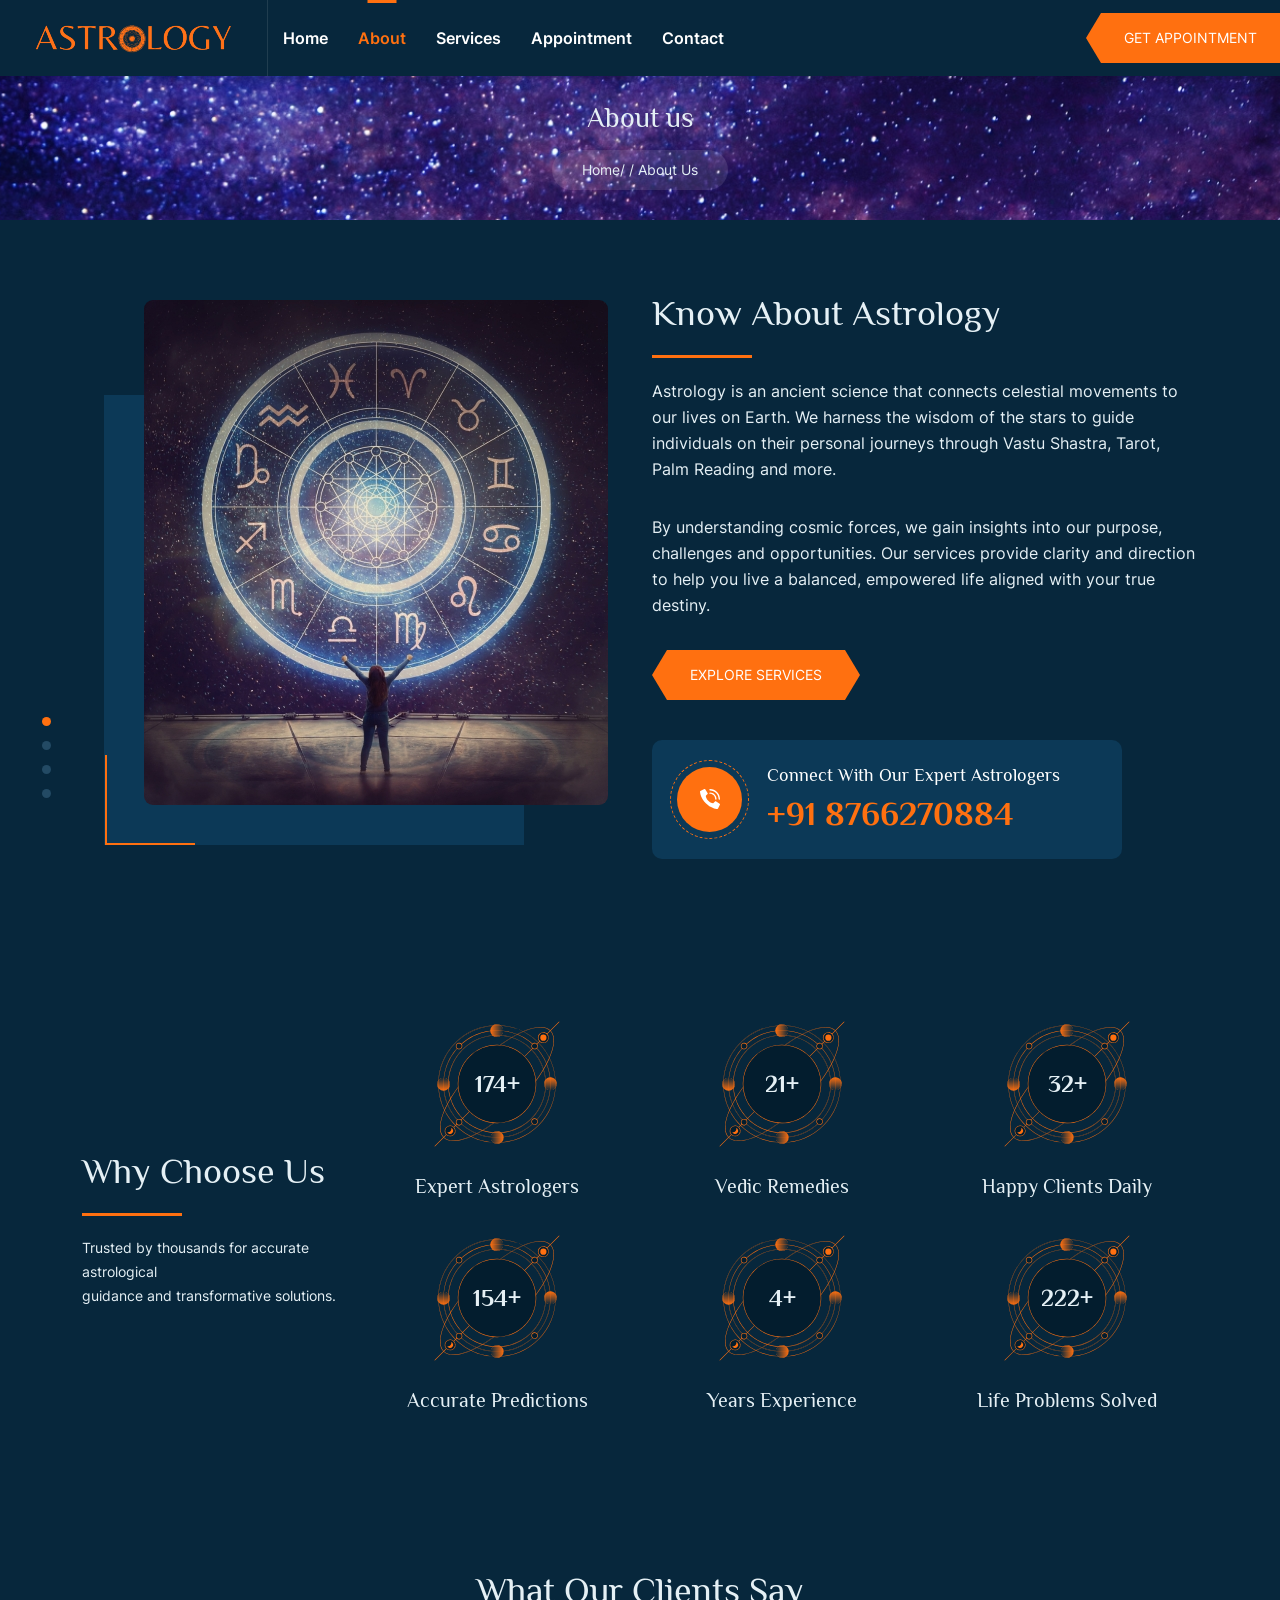
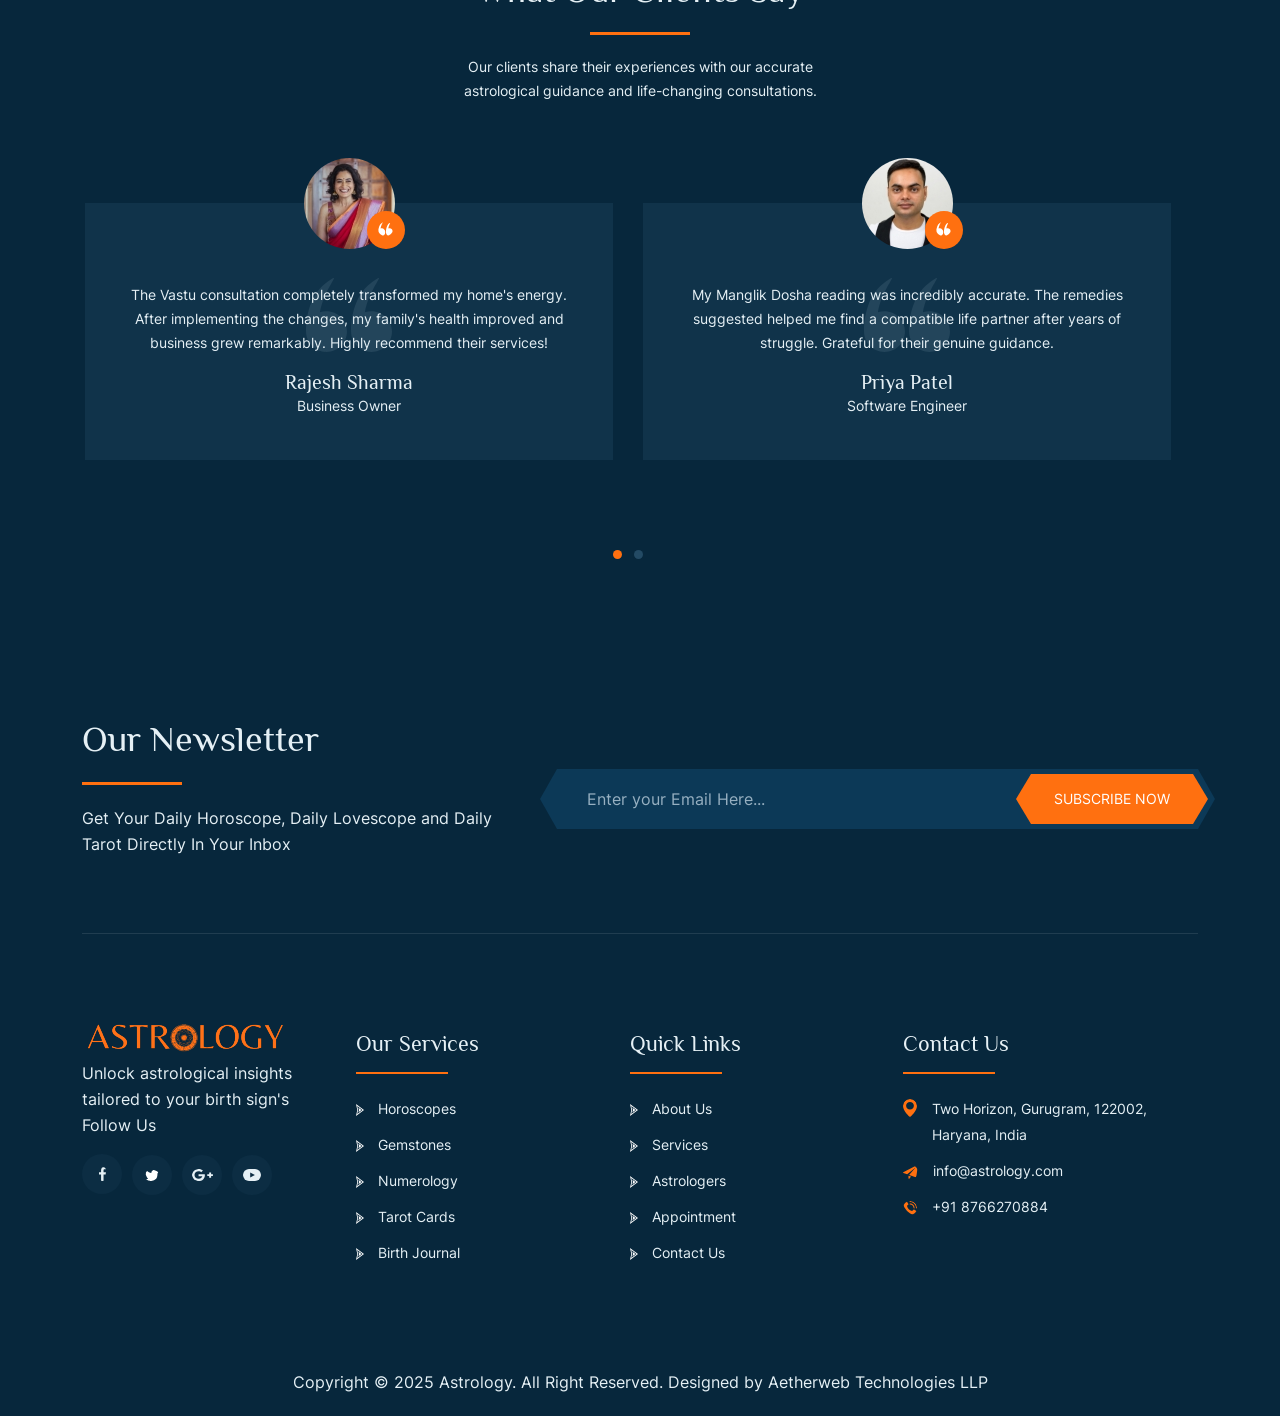
<file: about.html>
<!DOCTYPE html>
<html lang="en">
  <head>
    <title>Astrology</title>
    <meta charset="UTF-8" />
    <meta http-equiv="X-UA-Compatible" content="IE=edge" />
    <meta name="viewport" content="width=device-width, initial-scale=1.0" />

    <!-- stylesheet -->

    <link
      rel="stylesheet"
      type="text/css"
      href="assets/css/bootstrap.min.css"
    />
    <link
      rel="stylesheet"
      type="text/css"
      href="assets/js/plugin/slick/slick.css"
    />
    <link
      rel="stylesheet"
      type="text/css"
      href="assets/js/plugin/airdatepicker/datepicker.min.css"
    />
    <link rel="stylesheet" type="text/css" href="assets/css/fonts.css" />
    <link rel="stylesheet" type="text/css" href="assets/css/style.css" />
    <!-- favicon -->
    <link
      rel="shortcut icon"
      href="assets/images/favicon.png"
      type="image/x-icon"
    />
  </head>
  <body>
    <div class="as_loader">
      <img src="assets/images/loader.png" alt="" class="img-responsive" />
    </div>
    <div class="as_main_wrapper">
      <!-- //////////////////////////
          Hero Section
        ///////////////////////////////-->
        <section class="as_header_wrapper">
          <div class="as_logo">
            <a href="/"><img src="./assets/images/mod/logo.png" alt="Logo"></a>
          </div>
          
          <!-- Desktop menu -->
          <div class="as_menu desktop_menu">
            <ul>
              <li><a href="index.html" >home</a></li>
              <li><a href="about.html" class="active">about</a></li>
              <li><a href="service.html">services</a></li>
              <li><a href="appointment.html">appointment</a></li>
              <li><a href="contact.html">contact</a></li>
            </ul>
          </div>
          
          <!-- Appointment button for desktop -->
          <div class="as_appointment_btn desktop_btn">
            <a href="appointment.html" class="as_btn">Get Appointment</a>
          </div>
          
          <!-- Toggle button for mobile -->
          <div class="as_toggle">
            <img src="assets/images/svg/menu.svg" alt="Menu">
          </div>
          
          <!-- Separate mobile menu wrapper -->
          <div class="as_menu_wrapper">
            <div class="as_menu_close">
              <span>×</span>
            </div>
            
            <!-- Mobile menu -->
            <div class="as_appointment_btn mobile_btn">
        
              <ul style="list-style: none; padding: 0; margin: 0; display: flex; flex-direction: column; align-items: start; gap: 20px;">
                <li><a href="index.html" class="nav-link active" style="text-decoration: none; color: white; font-weight: bold; padding: 8px 12px; border-radius: 4px;">Home</a></li>
                <li><a href="about.html" class="nav-link" style="text-decoration: none; color: white; font-weight: bold; padding: 8px 12px; border-radius: 4px;" class="active>About</a></li>
                <li><a href="service.html" class="nav-link" style="text-decoration: none; color: white; font-weight: bold; padding: 8px 12px; border-radius: 4px;">Services</a></li>
                <li><a href="appointment.html" class="nav-link" style="text-decoration: none; color: white; font-weight: bold; padding: 8px 12px; border-radius: 4px;">Appointment</a></li>
                <li><a href="contact.html" class="nav-link" style="text-decoration: none; color: white; font-weight: bold; padding: 8px 12px; border-radius: 4px;">Contact</a></li>
              </ul>
              <a href="appointment.html" class="as_btn">Get Appointment</a>
            </div>
            
            <div class="as_menu mobile_menu">
              <ul>
                <li><a href="index.html" >home</a></li>
                <li><a href="about.html" class="active">about</a></li>
                <li><a href="service.html">services</a></li>
                <li><a href="appointment.html">appointment</a></li>
                <li><a href="contact.html">contact</a></li>
              </ul>
            </div>
          </div>
          
          <!-- Overlay -->
          <div class="as_body_overlay"></div>
        </section>
      <!-- //////////////////////////
          Breadcrumb Section
        ///////////////////////////////-->
      <section class="as_breadcrum_wrapper">
        <div class="container">
          <div class="row">
            <div class="col-lg-12 text-center">
              <h1>About us</h1>

              <ul class="breadcrumb">
                <li><a href="#">Home</a></li>
                <li>About Us</li>
              </ul>
            </div>
          </div>
        </div>
      </section>

      <!-- //////////////////////////
          About us
        ///////////////////////////////-->

        <section class="as_about_wrapper as_padderTop80 as_padderBottom80">
          <div class="container">
            <div class="row">
              <div class="col-lg-6 col-md-12 col-sm-12 col-12">
                <div class="as_about_slider">
                  <div>
                    <div class="as_aboutimg text-right">
                      <img
                        src="./assets/images/mod/about2.jpg"
                        alt=""
                        class="img-responsive"
                      />
                    </div>
                  </div>
                  <div>
                    <div class="as_aboutimg text-right">
                      <img
                        src="./assets/images/mod/about1.jpg"
                        alt=""
                        class="img-responsive"
                      />
                    </div>
                  </div>
                  <div>
                    <div class="as_aboutimg text-right">
                      <img
                        src="./assets/images/mod/about3.jpg"
                        alt=""
                        class="img-responsive"
                      />
                    </div>
                  </div>
                  <div>
                    <div class="as_aboutimg text-right">
                      <img
                        src="./assets/images/mod/about4.jpg"
                        alt=""
                        class="img-responsive"
                      />
                    </div>
                  </div>
                </div>
              </div>
              <div class="col-lg-6 col-md-12 col-sm-12 col-12">
                <h1 class="as_heading">Know About Astrology</h1>
                <p>
                  Astrology is an ancient science that connects celestial
                  movements to our lives on Earth. We harness the wisdom of the
                  stars to guide individuals on their personal journeys through
                  Vastu Shastra, Tarot, Palm Reading and more.
                </p>
                <p>
                  By understanding cosmic forces, we gain insights into our
                  purpose, challenges and opportunities. Our services provide
                  clarity and direction to help you live a balanced, empowered
                  life aligned with your true destiny.
                </p>
                <a href="javascript:;" class="as_btn">Explore Services</a>
  
                <div class="as_contact_expert">
                  <span class="as_icon">
                    <svg
                      xmlns="http://www.w3.org/2000/svg"
                      xmlns:xlink="http://www.w3.org/1999/xlink"
                      preserveAspectRatio="xMidYMid"
                      width="20"
                      height="20"
                      viewBox="0 0 20 20"
                    >
                      <defs>
                        <style>
                          .cls-1 {
                            fill: #fff;
                            fill-rule: evenodd;
                          }
                        </style>
                      </defs>
                      <path
                        d="M19.797,10.487 C19.668,10.616 19.493,10.689 19.310,10.689 C18.929,10.689 18.620,10.380 18.620,9.999 C18.615,5.241 14.759,1.385 10.000,1.379 C9.619,1.379 9.310,1.070 9.310,0.689 C9.310,0.308 9.619,-0.000 10.000,-0.000 C15.520,0.006 19.993,4.478 19.999,9.999 C19.999,10.183 19.927,10.358 19.797,10.487 ZM15.172,9.999 C15.169,7.144 12.855,4.830 10.000,4.827 C9.619,4.827 9.310,4.518 9.310,4.138 C9.310,3.757 9.619,3.448 10.000,3.448 C13.617,3.452 16.547,6.383 16.551,9.999 C16.551,10.380 16.243,10.689 15.862,10.689 C15.481,10.689 15.172,10.380 15.172,9.999 ZM12.864,14.155 C13.076,14.182 13.288,14.109 13.438,13.957 L14.982,12.413 C15.209,12.186 15.563,12.146 15.835,12.317 L19.655,14.775 C19.955,14.965 20.063,15.350 19.905,15.668 L18.045,19.616 C17.918,19.873 17.645,20.024 17.360,19.995 C15.394,19.789 10.563,18.932 5.815,14.183 C1.067,9.435 0.210,4.604 0.003,2.638 C-0.026,2.352 0.125,2.079 0.382,1.952 L4.331,0.093 C4.649,-0.067 5.036,0.043 5.224,0.344 L7.684,4.164 C7.854,4.436 7.814,4.790 7.586,5.017 L6.042,6.560 C5.890,6.711 5.818,6.924 5.845,7.135 C5.942,7.900 6.373,9.809 8.282,11.718 C10.191,13.627 12.099,14.057 12.864,14.155 Z"
                        class="cls-1"
                      />
                    </svg>
                  </span>
                  <div>
                    <h5 class="as_white">Connect With Our Expert Astrologers</h5>
                    <h1 class="as_orange">+91 8766270884</h1>
                  </div>
                </div>
              </div>
            </div>
          </div>
        </section>

      <!-- //////////////////////////
          why choose us
        ///////////////////////////////-->

      <section class="as_whychoose_wrapper as_padderTop80 as_padderBottom50">
        <div class="container">
          <div class="row as_verticle_center">
            <div class="col-lg-3 col-md-12">
              <h1 class="as_heading">Why Choose Us</h1>
              <p class="as_font14 as_margin0">
                Trusted by thousands for accurate astrological<br />guidance and
                transformative solutions.
              </p>
            </div>
            <div class="col-lg-9 col-md-12">
              <div class="row">
                <div class="col-lg-4 col-md-6 col-sm-6 col-xs-12">
                  <div class="as_whychoose_box text-center">
                    <span class="as_number">
                      <span>
                        <span data-from="0" data-to="512" data-speed="5000"
                          >512</span
                        >+
                      </span>
                      <img src="assets/images/svg/shape.svg" alt="" />
                    </span>
                    <h4>Expert Astrologers</h4>
                  </div>
                </div>
                <div class="col-lg-4 col-md-6 col-sm-6 col-xs-12">
                  <div class="as_whychoose_box text-center">
                    <span class="as_number">
                      <span>
                        <span data-from="0" data-to="62" data-speed="5000"
                          >62</span
                        >+
                      </span>
                      <img src="assets/images/svg/shape.svg" alt="" />
                    </span>
                    <h4>Vedic Remedies</h4>
                  </div>
                </div>
                <div class="col-lg-4 col-md-6 col-sm-6 col-xs-12">
                  <div class="as_whychoose_box text-center">
                    <span class="as_number">
                      <span>
                        <span data-from="0" data-to="94" data-speed="5000"
                          >94</span
                        >+
                      </span>
                      <img src="assets/images/svg/shape.svg" alt="" />
                    </span>
                    <h4>Happy Clients Daily</h4>
                  </div>
                </div>
                <div class="col-lg-4 col-md-6 col-sm-6 col-xs-12">
                  <div class="as_whychoose_box text-center">
                    <span class="as_number">
                      <span>
                        <span data-from="0" data-to="452" data-speed="5000"
                          >452</span
                        >+
                      </span>
                      <img src="assets/images/svg/shape.svg" alt="" />
                    </span>
                    <h4>Accurate Predictions</h4>
                  </div>
                </div>
                <div class="col-lg-4 col-md-6 col-sm-6 col-xs-12">
                  <div class="as_whychoose_box text-center">
                    <span class="as_number">
                      <span>
                        <span data-from="0" data-to="12" data-speed="5000"
                          >12</span
                        >+
                      </span>
                      <img src="assets/images/svg/shape.svg" alt="" />
                    </span>
                    <h4>Years Experience</h4>
                  </div>
                </div>
                <div class="col-lg-4 col-md-6 col-sm-6 col-xs-12">
                  <div class="as_whychoose_box text-center">
                    <span class="as_number">
                      <span>
                        <span data-from="0" data-to="652" data-speed="5000"
                          >652</span
                        >+
                      </span>
                      <img src="assets/images/svg/shape.svg" alt="" />
                    </span>
                    <h4>Life Problems Solved</h4>
                  </div>
                </div>
              </div>
            </div>
          </div>
        </div>
      </section>

      <!-- //////////////////////////
          What our coustmer
        ///////////////////////////////-->

        <section class="as_customer_wrapper as_padderBottom80 as_padderTop80">
          <div class="container">
            <div class="row">
              <div class="col-lg-12 text-center">
                <h1 class="as_heading as_heading_center">What Our Clients Say</h1>
                <p class="as_font14 as_margin0 as_padderBottom50">
                  Our clients share their experiences with our accurate<br />astrological
                  guidance and life-changing consultations.
                </p>
              </div>
  
              <div class="row as_customer_slider">
                <div class="col-lg-6 col-md-6">
                  <div class="as_customer_box text-center">
                    <span class="as_customer_img">
                      <img src="./assets/images/mod/client1.jpg" alt="" />
                      <span
                        ><img src="assets/images/svg/quote1.svg" alt=""
                      /></span>
                    </span>
                    <p class="as_margin0">
                      The Vastu consultation completely transformed my home's
                      energy. After implementing the changes, my family's health
                      improved and business grew remarkably. Highly recommend
                      their services!
                    </p>
                    <h3>Rajesh Sharma</h3>
                    <p class="as_margin0">Business Owner</p>
                  </div>
                </div>
                <div class="col-lg-6 col-md-6">
                  <div class="as_customer_box text-center">
                    <span class="as_customer_img">
                      <img src="./assets/images/mod/client2.jpg" alt="" />
                      <span
                        ><img src="assets/images/svg/quote1.svg" alt=""
                      /></span>
                    </span>
                    <p class="as_margin0">
                      My Manglik Dosha reading was incredibly accurate. The
                      remedies suggested helped me find a compatible life partner
                      after years of struggle. Grateful for their genuine
                      guidance.
                    </p>
                    <h3>Priya Patel</h3>
                    <p class="as_margin0">Software Engineer</p>
                  </div>
                </div>
                <div class="col-lg-6 col-md-6">
                  <div class="as_customer_box text-center">
                    <span class="as_customer_img">
                      <img src="./assets/images/mod/client3.jpg" alt="" />
                      <span
                        ><img src="assets/images/svg/quote1.svg" alt=""
                      /></span>
                    </span>
                    <p class="as_margin0">
                      The birth chart analysis revealed career paths I never
                      considered. Following their advice led to a promotion within
                      months. Their insights are truly life-changing!
                    </p>
                    <h3>Arjun Kapoor</h3>
                    <p class="as_margin0">Marketing Professional</p>
                  </div>
                </div>
                <div class="col-lg-6 col-md-6">
                  <div class="as_customer_box text-center">
                    <span class="as_customer_img">
                      <img src="./assets/images/mod/client4.jpg" alt="" />
                      <span
                        ><img src="assets/images/svg/quote1.svg" alt=""
                      /></span>
                    </span>
                    <p class="as_margin0">
                      The tarot reading predicted my overseas opportunity
                      accurately. Their guidance helped me prepare mentally and
                      practically for this big life transition.
                    </p>
                    <h3>Meera Desai</h3>
                    <p class="as_margin0">College Student</p>
                  </div>
                </div>
              </div>
            </div>
          </div>
        </section>

      <section class="as_footer_wrapper as_padderTop80">
        <div class="container">
          <div class="as_newsletter_wrapper as_padderBottom60">
            <div class="row">
              <div class="col-xl-5 col-lg-5 col-md-12 col-sm-12">
                <h1 class="as_heading">Our Newsletter</h1>
                <p>
                  Get Your Daily Horoscope, Daily Lovescope and Daily<br />
                  Tarot Directly In Your Inbox
                </p>
              </div>
              <div class="col-xl-7 col-lg-7 col-md-12 col-sm-12">
                <div class="as_newsletter_box">
                  <input
                    type="text"
                    name=""
                    id=""
                    class="form-control"
                    placeholder="Enter your Email Here..."
                  />
                  <a href="javascript:;" class="as_btn">subscribe now</a>
                </div>
              </div>
            </div>
          </div>

          <div class="as_footer_inner as_padderTop50 as_padderBottom80">
            <div class="row">
              <div class="col-lg-3 col-md-6 col-sm-6 col-12">
                <div class="as_footer_widget">
                  <div class="as_footer_logo">
                    <a href="index.html"
                      ><img src="./assets/images/mod/logo.png" alt=""
                    /></a>
                  </div>
                  <characteristics>
                    Unlock astrological insights tailored to your birth sign's
                  </characteristics and destiny.p>

                  <div class="as_share_box">
                    <p>Follow Us</p>
                    <ul>
                      <li>
                        <a href="javascript:;"
                          ><img src="assets/images/svg/facebook.svg" alt=""
                        /></a>
                      </li>
                      <li>
                        <a href="javascript:;"
                          ><img src="assets/images/svg/twitter.svg" alt=""
                        /></a>
                      </li>
                      <li>
                        <a href="javascript:;"
                          ><img src="assets/images/svg/google.svg" alt=""
                        /></a>
                      </li>
                      <li>
                        <a href="javascript:;"
                          ><img src="assets/images/svg/youtube.svg" alt=""
                        /></a>
                      </li>
                    </ul>
                  </div>
                </div>
              </div>
              <div class="col-lg-3 col-md-6 col-sm-6 col-12">
                <div class="as_footer_widget">
                  <h3 class="as_footer_heading">Our Services</h3>

                  <ul>
                    <li>
                      <a href="service.html"
                        ><span
                          ><svg
                            xmlns="http://www.w3.org/2000/svg"
                            xmlns:xlink="http://www.w3.org/1999/xlink"
                            preserveAspectRatio="xMidYMid"
                            width="8"
                            height="12"
                            viewBox="0 0 8 12"
                          >
                            <path
                              d="M8.000,5.998 L-0.002,11.997 L1.292,5.998 L-0.002,-0.001 L8.000,5.998 ZM1.265,9.924 L6.502,5.998 L1.265,2.071 L2.112,5.998 L1.265,9.924 ZM5.451,5.998 L2.496,8.213 L2.974,5.998 L2.496,3.783 L5.451,5.998 Z"
                              class="cls-1"
                            /></svg
                        ></span>
                        Horoscopes</a
                      >
                    </li>
                    <li>
                      <a href="service.html">
                        <span
                          ><svg
                            xmlns="http://www.w3.org/2000/svg"
                            xmlns:xlink="http://www.w3.org/1999/xlink"
                            preserveAspectRatio="xMidYMid"
                            width="8"
                            height="12"
                            viewBox="0 0 8 12"
                          >
                            <path
                              d="M8.000,5.998 L-0.002,11.997 L1.292,5.998 L-0.002,-0.001 L8.000,5.998 ZM1.265,9.924 L6.502,5.998 L1.265,2.071 L2.112,5.998 L1.265,9.924 ZM5.451,5.998 L2.496,8.213 L2.974,5.998 L2.496,3.783 L5.451,5.998 Z"
                              class="cls-1"
                            /></svg
                        ></span>
                        Gemstones</a
                      >
                    </li>
                    <li>
                      <a href="service.html"
                        ><span
                          ><svg
                            xmlns="http://www.w3.org/2000/svg"
                            xmlns:xlink="http://www.w3.org/1999/xlink"
                            preserveAspectRatio="xMidYMid"
                            width="8"
                            height="12"
                            viewBox="0 0 8 12"
                          >
                            <path
                              d="M8.000,5.998 L-0.002,11.997 L1.292,5.998 L-0.002,-0.001 L8.000,5.998 ZM1.265,9.924 L6.502,5.998 L1.265,2.071 L2.112,5.998 L1.265,9.924 ZM5.451,5.998 L2.496,8.213 L2.974,5.998 L2.496,3.783 L5.451,5.998 Z"
                              class="cls-1"
                            /></svg
                        ></span>
                        Numerology</a
                      >
                    </li>
                    <li>
                      <a href="service.html"
                        ><span
                          ><svg
                            xmlns="http://www.w3.org/2000/svg"
                            xmlns:xlink="http://www.w3.org/1999/xlink"
                            preserveAspectRatio="xMidYMid"
                            width="8"
                            height="12"
                            viewBox="0 0 8 12"
                          >
                            <path
                              d="M8.000,5.998 L-0.002,11.997 L1.292,5.998 L-0.002,-0.001 L8.000,5.998 ZM1.265,9.924 L6.502,5.998 L1.265,2.071 L2.112,5.998 L1.265,9.924 ZM5.451,5.998 L2.496,8.213 L2.974,5.998 L2.496,3.783 L5.451,5.998 Z"
                              class="cls-1"
                            /></svg
                        ></span>
                        Tarot Cards</a
                      >
                    </li>
                    <li>
                      <a href="service.html"
                        ><span
                          ><svg
                            xmlns="http://www.w3.org/2000/svg"
                            xmlns:xlink="http://www.w3.org/1999/xlink"
                            preserveAspectRatio="xMidYMid"
                            width="8"
                            height="12"
                            viewBox="0 0 8 12"
                          >
                            <path
                              d="M8.000,5.998 L-0.002,11.997 L1.292,5.998 L-0.002,-0.001 L8.000,5.998 ZM1.265,9.924 L6.502,5.998 L1.265,2.071 L2.112,5.998 L1.265,9.924 ZM5.451,5.998 L2.496,8.213 L2.974,5.998 L2.496,3.783 L5.451,5.998 Z"
                              class="cls-1"
                            /></svg
                        ></span>
                        Birth Journal</a
                      >
                    </li>
                  </ul>
                </div>
              </div>
              <div class="col-lg-3 col-md-6 col-sm-6 col-12">
                <div class="as_footer_widget">
                  <h3 class="as_footer_heading">Quick Links</h3>

                  <ul>
                    <li>
                      <a href="about.html"
                        ><span
                          ><svg
                            xmlns="http://www.w3.org/2000/svg"
                            xmlns:xlink="http://www.w3.org/1999/xlink"
                            preserveAspectRatio="xMidYMid"
                            width="8"
                            height="12"
                            viewBox="0 0 8 12"
                          >
                            <path
                              d="M8.000,5.998 L-0.002,11.997 L1.292,5.998 L-0.002,-0.001 L8.000,5.998 ZM1.265,9.924 L6.502,5.998 L1.265,2.071 L2.112,5.998 L1.265,9.924 ZM5.451,5.998 L2.496,8.213 L2.974,5.998 L2.496,3.783 L5.451,5.998 Z"
                              class="cls-1"
                            /></svg
                        ></span>
                        About Us</a
                      >
                    </li>
                    <li>
                      <a href="service.html"
                        ><span
                          ><svg
                            xmlns="http://www.w3.org/2000/svg"
                            xmlns:xlink="http://www.w3.org/1999/xlink"
                            preserveAspectRatio="xMidYMid"
                            width="8"
                            height="12"
                            viewBox="0 0 8 12"
                          >
                            <path
                              d="M8.000,5.998 L-0.002,11.997 L1.292,5.998 L-0.002,-0.001 L8.000,5.998 ZM1.265,9.924 L6.502,5.998 L1.265,2.071 L2.112,5.998 L1.265,9.924 ZM5.451,5.998 L2.496,8.213 L2.974,5.998 L2.496,3.783 L5.451,5.998 Z"
                              class="cls-1"
                            /></svg
                        ></span>
                        Services</a
                      >
                    </li>
                    <li>
                      <a href="contact.html"
                        ><span
                          ><svg
                            xmlns="http://www.w3.org/2000/svg"
                            xmlns:xlink="http://www.w3.org/1999/xlink"
                            preserveAspectRatio="xMidYMid"
                            width="8"
                            height="12"
                            viewBox="0 0 8 12"
                          >
                            <path
                              d="M8.000,5.998 L-0.002,11.997 L1.292,5.998 L-0.002,-0.001 L8.000,5.998 ZM1.265,9.924 L6.502,5.998 L1.265,2.071 L2.112,5.998 L1.265,9.924 ZM5.451,5.998 L2.496,8.213 L2.974,5.998 L2.496,3.783 L5.451,5.998 Z"
                              class="cls-1"
                            /></svg
                        ></span>
                        Astrologers</a
                      >
                    </li>
                    <li>
                      <a href="appointment.html"
                        ><span
                          ><svg
                            xmlns="http://www.w3.org/2000/svg"
                            xmlns:xlink="http://www.w3.org/1999/xlink"
                            preserveAspectRatio="xMidYMid"
                            width="8"
                            height="12"
                            viewBox="0 0 8 12"
                          >
                            <path
                              d="M8.000,5.998 L-0.002,11.997 L1.292,5.998 L-0.002,-0.001 L8.000,5.998 ZM1.265,9.924 L6.502,5.998 L1.265,2.071 L2.112,5.998 L1.265,9.924 ZM5.451,5.998 L2.496,8.213 L2.974,5.998 L2.496,3.783 L5.451,5.998 Z"
                              class="cls-1"
                            /></svg
                        ></span>
                        Appointment</a
                      >
                    </li>
                    <li>
                      <a href="contact.html"
                        ><span
                          ><svg
                            xmlns="http://www.w3.org/2000/svg"
                            xmlns:xlink="http://www.w3.org/1999/xlink"
                            preserveAspectRatio="xMidYMid"
                            width="8"
                            height="12"
                            viewBox="0 0 8 12"
                          >
                            <path
                              d="M8.000,5.998 L-0.002,11.997 L1.292,5.998 L-0.002,-0.001 L8.000,5.998 ZM1.265,9.924 L6.502,5.998 L1.265,2.071 L2.112,5.998 L1.265,9.924 ZM5.451,5.998 L2.496,8.213 L2.974,5.998 L2.496,3.783 L5.451,5.998 Z"
                              class="cls-1"
                            /></svg
                        ></span>
                        Contact Us</a
                      >
                    </li>
                  </ul>
                </div>
              </div>

              <div class="col-lg-3 col-md-6 col-sm-6 col-12">
                <div class="as_footer_widget">
                  <h3 class="as_footer_heading">Contact Us</h3>

                  <ul class="as_contact_list">
                    <li>
                      <img src="assets/images/svg/map.svg" alt="" />
                      <p>
                        Two Horizon, Gurugram, 122002, Haryana, India
                      </p>
                    </li>
                    <li>
                      <img src="assets/images/svg/address.svg" alt="" />
                      <p>
                        <a href="javascript:;">info@astrology.com</a>
                       
                      </p>
                    </li>
                    <li>
                      <img src="assets/images/svg/call.svg" alt="" />
                      <p>
                        <a href="javascript:;">+91 8766270884</a>
                      </p>
                    </li>
                  </ul>
                </div>
              </div>
            </div>
          </div>
        </div>
      </section>
        <section class="as_copyright_wrapper text-center">
        <div class="container">
          <div class="row">
            <div class="col-lg-12">
              <p>Copyright &copy; 2025 Astrology. All Right Reserved. <span>Designed by <a href="aetherweb.life">Aetherweb Technologies LLP</a></span></p>
            </div>
          </div>
        </div>
      </section>
    </div>

    <!-- javascript -->
    <script src="assets/js/jquery.min.js"></script>
    <script src="assets/js/bootstrap.min.js"></script>
    <script src="https://maxcdn.bootstrapcdn.com/bootstrap/3.3.7/js/bootstrap.min.js"></script>
    <script
      type="text/javascript"
      src="assets/js/plugin/slick/slick.min.js"
    ></script>
    <script
      type="text/javascript"
      src="assets/js/plugin/countto/jquery.countTo.js"
    ></script>
    <script
      type="text/javascript"
      src="assets/js/plugin/airdatepicker/datepicker.min.js"
    ></script>
    <script
      type="text/javascript"
      src="assets/js/plugin/airdatepicker/i18n/datepicker.en.js"
    ></script>
    <script src="assets/js/custom.js"></script>
  </body>
</html>
</file>
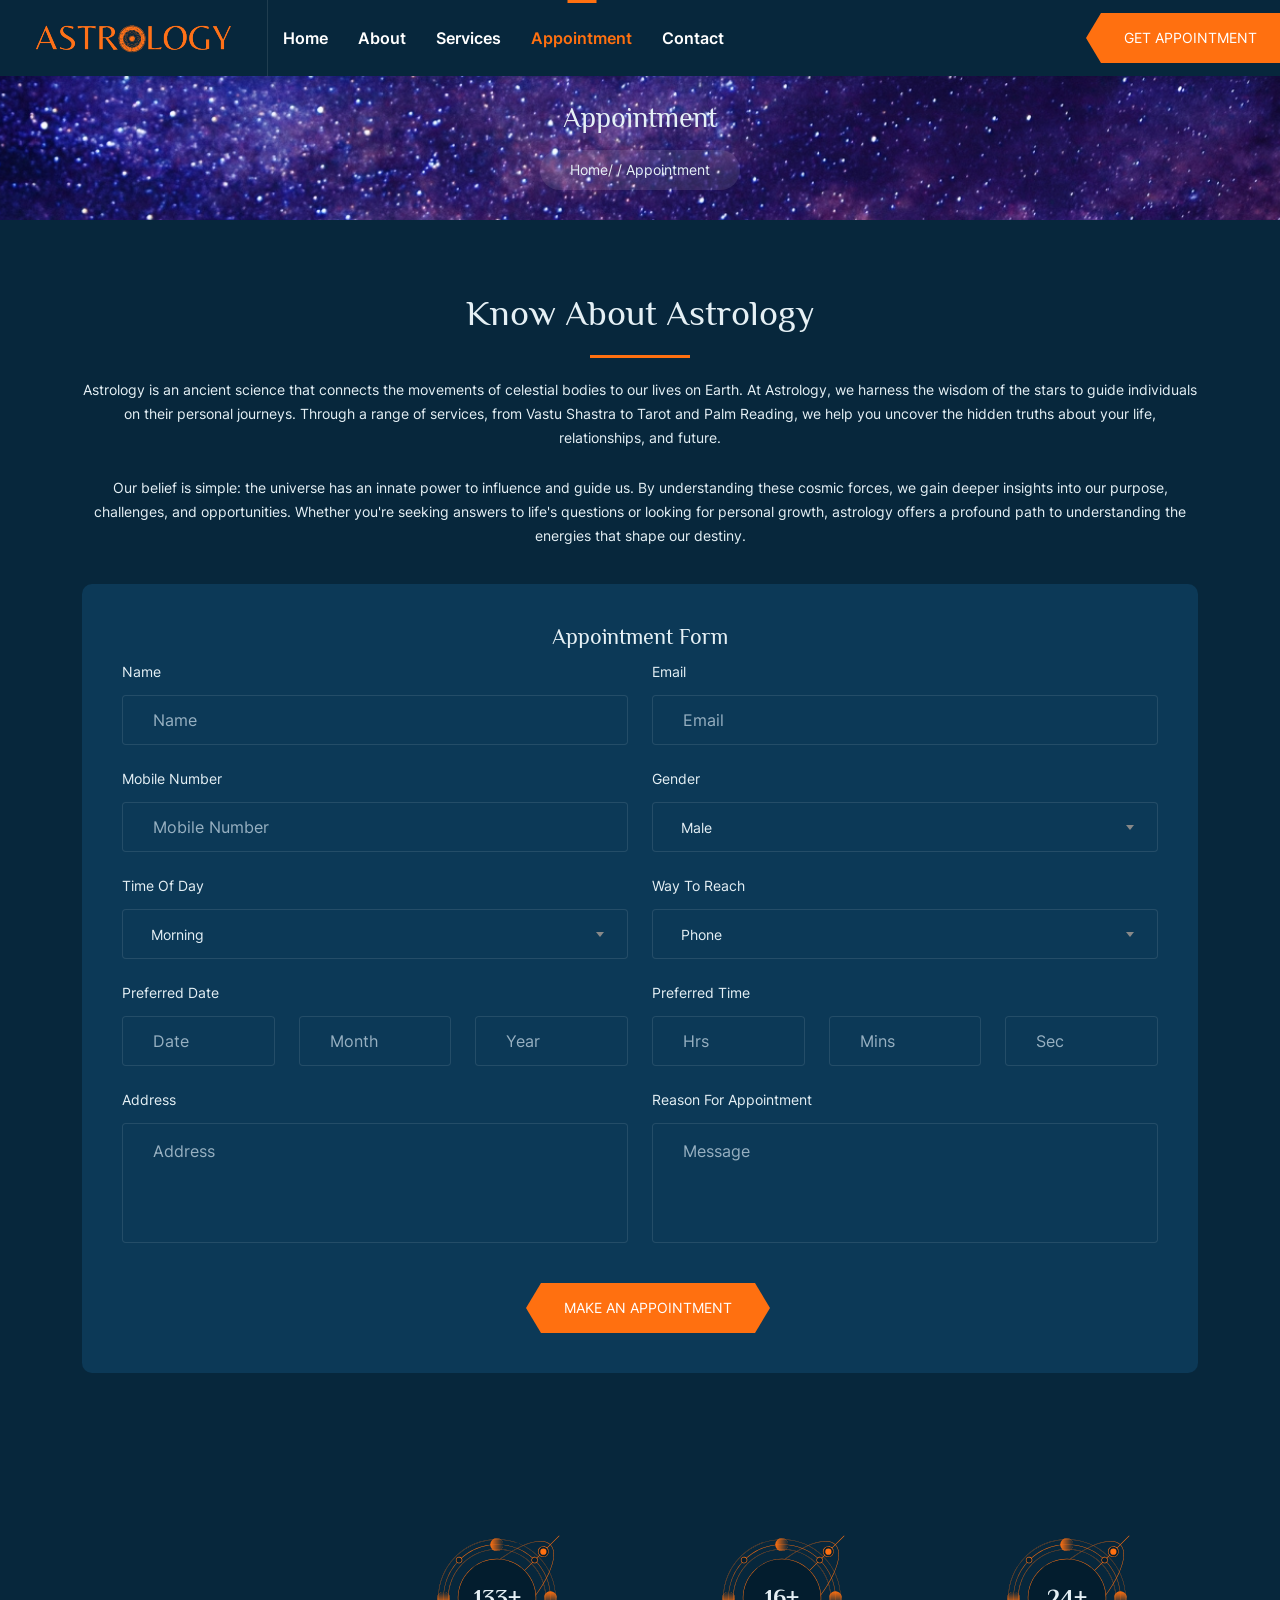
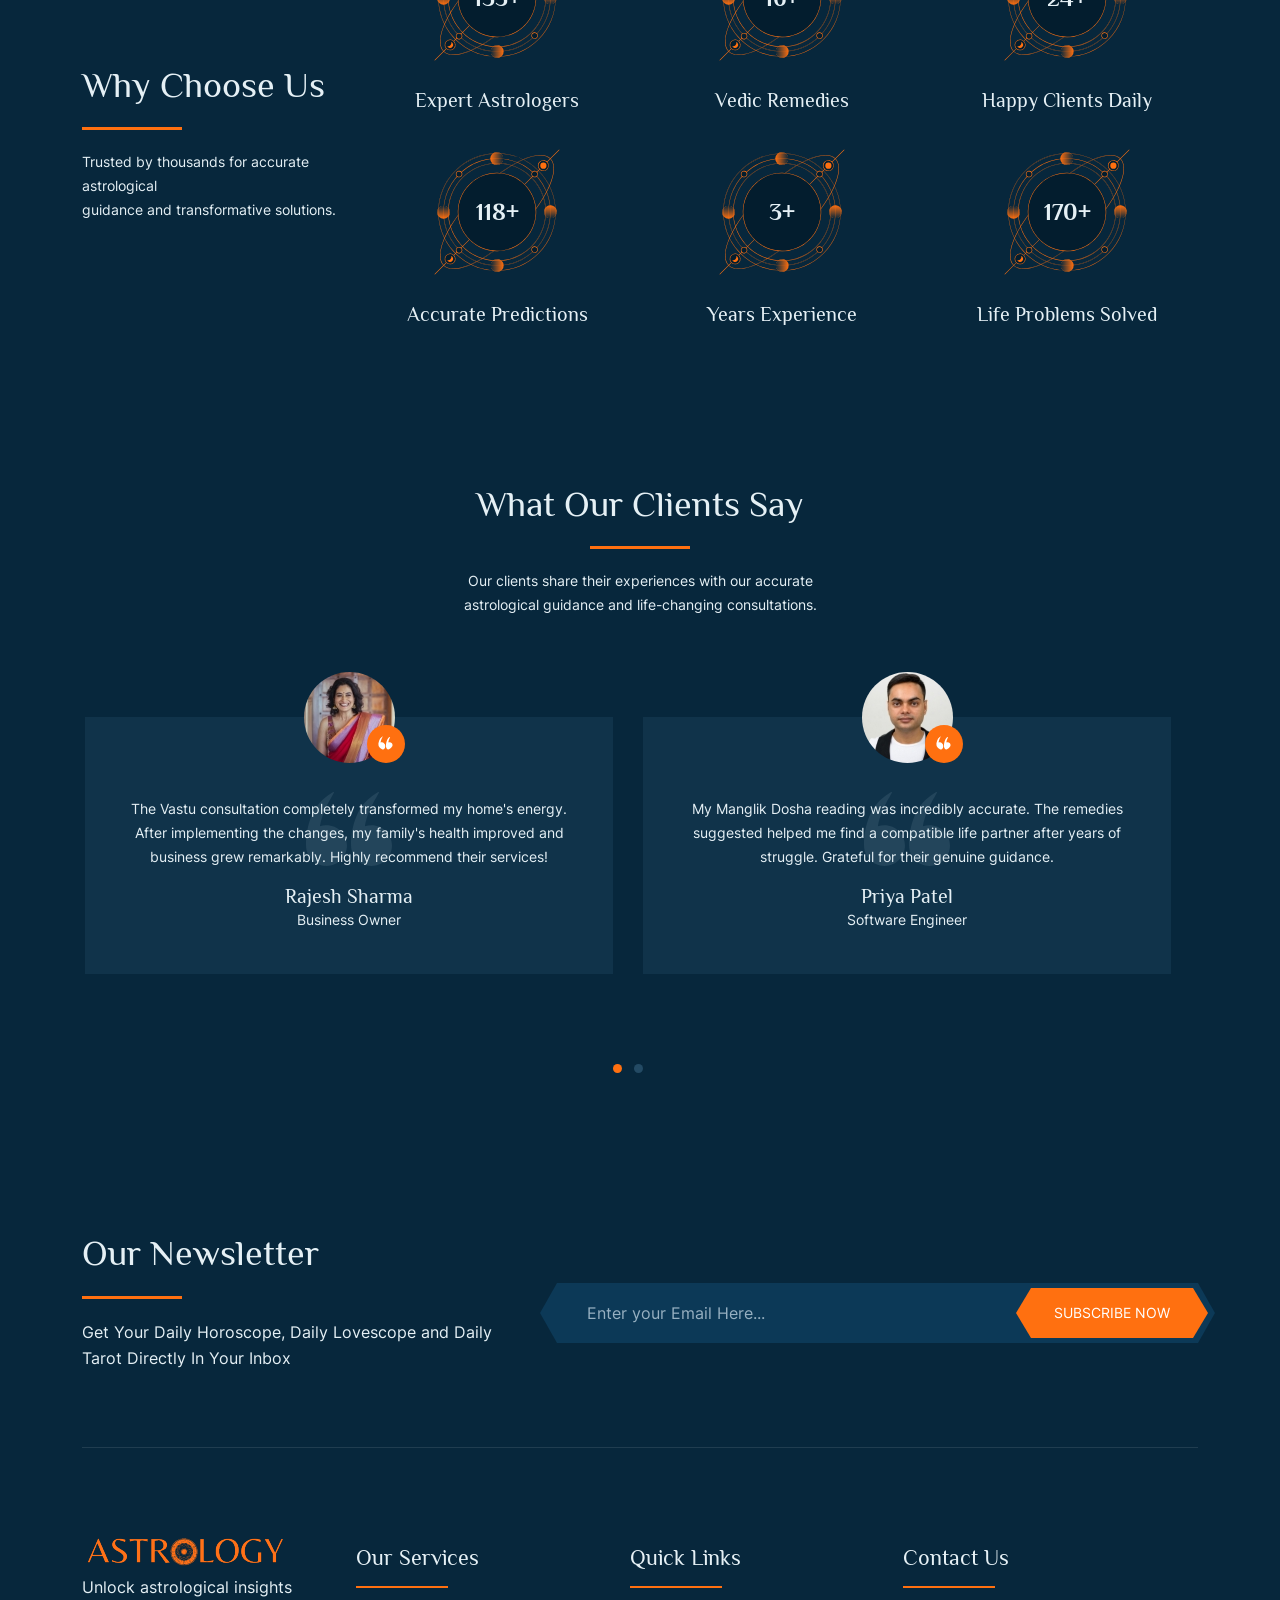
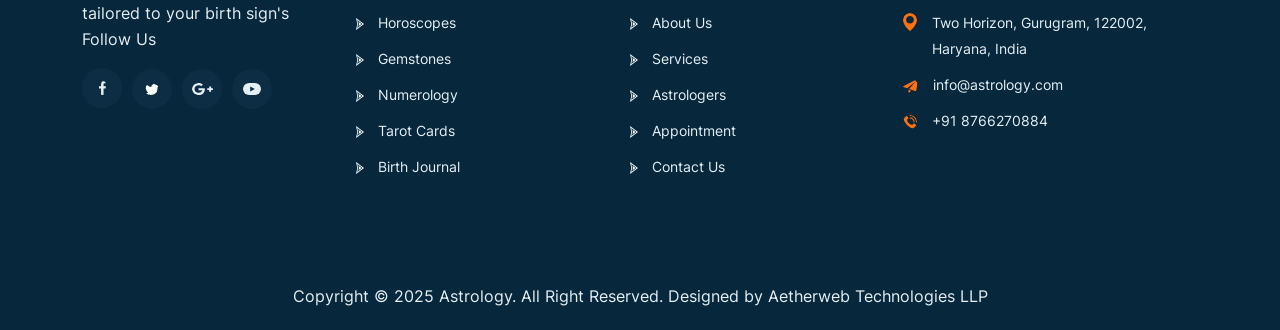
<file: appointment.html>
<!DOCTYPE html>
<html lang="en">
  <head>
    <title>Astrology</title>
    <meta charset="UTF-8" />
    <meta http-equiv="X-UA-Compatible" content="IE=edge" />
    <meta name="viewport" content="width=device-width, initial-scale=1.0" />

    <!-- stylesheet -->

    <link
      rel="stylesheet"
      type="text/css"
      href="assets/css/bootstrap.min.css"
    />
    <link
      rel="stylesheet"
      type="text/css"
      href="assets/js/plugin/slick/slick.css"
    />
    <link
      rel="stylesheet"
      type="text/css"
      href="assets/js/plugin/airdatepicker/datepicker.min.css"
    />
    <link
      rel="stylesheet"
      type="text/css"
      href="assets/js/plugin/select2/select2.min.css"
    />
    <link rel="stylesheet" type="text/css" href="assets/css/fonts.css" />
    <link rel="stylesheet" type="text/css" href="assets/css/style.css" />
    <!-- favicon -->
    <link
      rel="shortcut icon"
      href="assets/images/favicon.png"
      type="image/x-icon"
    />
  </head>
  <body>
    <div class="as_loader">
      <img src="assets/images/loader.png" alt="" class="img-responsive" />
    </div>
    <div class="as_main_wrapper">
      <!-- //////////////////////////
          header section
        ///////////////////////////////-->
        <section class="as_header_wrapper">
          <div class="as_logo">
            <a href="/"><img src="./assets/images/mod/logo.png" alt="Logo"></a>
          </div>
          
          <!-- Desktop menu -->
          <div class="as_menu desktop_menu">
            <ul>
              <li><a href="index.html" >home</a></li>
              <li><a href="about.html">about</a></li>
              <li><a href="service.html">services</a></li>
              <li><a href="appointment.html" class="active">appointment</a></li>
              <li><a href="contact.html">contact</a></li>
            </ul>
          </div>
          
          <!-- Appointment button for desktop -->
          <div class="as_appointment_btn desktop_btn">
            <a href="appointment.html" class="as_btn">Get Appointment</a>
          </div>
          
          <!-- Toggle button for mobile -->
          <div class="as_toggle">
            <img src="assets/images/svg/menu.svg" alt="Menu">
          </div>
          
          <!-- Separate mobile menu wrapper -->
          <div class="as_menu_wrapper">
            <div class="as_menu_close">
              <span>×</span>
            </div>
            
            <!-- Mobile menu -->
            <div class="as_appointment_btn mobile_btn">
        
              <ul style="list-style: none; padding: 0; margin: 0; display: flex; flex-direction: column; align-items: start; gap: 20px;">
                <li><a href="index.html" class="nav-link active" style="text-decoration: none; color: white; font-weight: bold; padding: 8px 12px; border-radius: 4px;">Home</a></li>
                <li><a href="about.html" class="nav-link" style="text-decoration: none; color: white; font-weight: bold; padding: 8px 12px; border-radius: 4px;">About</a></li>
                <li><a href="service.html" class="nav-link" style="text-decoration: none; color: white; font-weight: bold; padding: 8px 12px; border-radius: 4px;">Services</a></li>
                <li><a href="appointment.html" class="nav-link" style="text-decoration: none; color: white; font-weight: bold; padding: 8px 12px; border-radius: 4px;" class="active">Appointment</a></li>
                <li><a href="contact.html" class="nav-link" style="text-decoration: none; color: white; font-weight: bold; padding: 8px 12px; border-radius: 4px;">Contact</a></li>
              </ul>
              <a href="appointment.html" class="as_btn">Get Appointment</a>
            </div>
            
            <div class="as_menu mobile_menu">
              <ul>
                <li><a href="index.html" >home</a></li>
                <li><a href="about.html">about</a></li>
                <li><a href="service.html">services</a></li>
                <li><a href="appointment.html" class="active">appointment</a></li>
                <li><a href="contact.html">contact</a></li>
              </ul>
            </div>
          </div>
          
          <!-- Overlay -->
          <div class="as_body_overlay"></div>
        </section>
      <!-- //////////////////////////
          Breadcrumb
        ///////////////////////////////-->
      <section class="as_breadcrum_wrapper">
        <div class="container">
          <div class="row">
            <div class="col-lg-12 text-center">
              <h1>Appointment</h1>

              <ul class="breadcrumb">
                <li><a href="#">Home</a></li>
                <li>Appointment</li>
              </ul>
            </div>
          </div>
        </div>
      </section>
      <!-- //////////////////////////
          Appointment form
        ///////////////////////////////-->
      <section class="as_appointment_wrapper as_padderTop80 as_padderBottom80">
        <div class="container">
          <div class="row">
            <div class="col-lg-12">
              <h2 class="as_heading as_heading_center text-center">
                Know About Astrology
              </h2>
              <p class="as_font14 as_padderBottom10 text-center">
                Astrology is an ancient science that connects the movements of
                celestial bodies to our lives on Earth. At Astrology, we harness
                the wisdom of the stars to guide individuals on their personal
                journeys. Through a range of services, from Vastu Shastra to
                Tarot and Palm Reading, we help you uncover the hidden truths
                about your life, relationships, and future.
              </p>
              <p class="as_font14 as_padderBottom20 text-center">
                Our belief is simple: the universe has an innate power to
                influence and guide us. By understanding these cosmic forces, we
                gain deeper insights into our purpose, challenges, and
                opportunities. Whether you're seeking answers to life's
                questions or looking for personal growth, astrology offers a
                profound path to understanding the energies that shape our
                destiny.
              </p>

              <div class="as_journal_box_wrapper">
                <form method="POST" action="https://web3form.io/submit">
                  <input
                    type="hidden"
                    name="access_key"
                    value="af0b7193-e1ba-42f6-a435-db4fb28a9f4a"
                  />
                  <h3 class="text-center as_subheading">Appointment Form</h3>
                  <div class="row">
                    <div class="col-lg-6 col-md-6 col-sm-6 col-xs-12">
                      <label>name</label>
                      <div class="form-group">
                        <input
                          class="form-control"
                          type="text"
                          name="name"
                          placeholder="Name"
                          required
                        />
                      </div>
                    </div>
                    <div class="col-lg-6 col-md-6 col-sm-6 col-xs-12">
                      <label>email</label>
                      <div class="form-group">
                        <input
                          class="form-control"
                          type="email"
                          name="email"
                          placeholder="Email"
                          required
                        />
                      </div>
                    </div>
                    <div class="col-lg-6 col-md-6 col-sm-6 col-xs-12">
                      <label>mobile number</label>
                      <div class="form-group">
                        <input
                          class="form-control"
                          type="text"
                          name="mobile"
                          placeholder="Mobile Number"
                          required
                        />
                      </div>
                    </div>
                    <div class="col-lg-6 col-md-6 col-sm-6 col-xs-12">
                      <label>gender</label>
                      <div class="form-group as_select_box">
                        <select
                          class="form-control"
                          name="gender"
                          data-placeholder="Gender"
                          required
                        >
                          <option value="male">Male</option>
                          <option value="female">Female</option>
                        </select>
                      </div>
                    </div>
                    <div class="col-lg-6 col-md-6 col-sm-6 col-xs-12">
                      <label>time of day</label>
                      <div class="form-group as_select_box">
                        <select
                          class="form-control"
                          name="time_of_day"
                          required
                        >
                          <option value="1">Morning</option>
                          <option value="2">Afternoon</option>
                          <option value="3">Evening</option>
                        </select>
                      </div>
                    </div>
                    <div class="col-lg-6 col-md-6 col-sm-6 col-xs-12">
                      <label>way to reach</label>
                      <div class="form-group as_select_box">
                        <select
                          class="form-control"
                          name="contact_method"
                          required
                        >
                          <option value="1">Phone</option>
                          <option value="2">Email</option>
                        </select>
                      </div>
                    </div>
                    <div class="col-lg-6 col-md-6 col-sm-6 col-xs-12">
                      <label>Preferred Date</label>
                      <div class="row">
                        <div class="col-lg-4 col-md-4 col-sm-12 col-xs-12">
                          <div class="form-group">
                            <input
                              class="form-control"
                              type="text"
                              name="preferred_date"
                              placeholder="Date"
                            />
                          </div>
                        </div>
                        <div class="col-lg-4 col-md-4 col-sm-12 col-xs-12">
                          <div class="form-group">
                            <input
                              class="form-control"
                              type="text"
                              name="preferred_month"
                              placeholder="Month"
                            />
                          </div>
                        </div>
                        <div class="col-lg-4 col-md-4 col-sm-12 col-xs-12">
                          <div class="form-group">
                            <input
                              class="form-control"
                              type="text"
                              name="preferred_year"
                              placeholder="Year"
                            />
                          </div>
                        </div>
                      </div>
                    </div>
                    <div class="col-lg-6 col-md-6 col-sm-6 col-xs-12">
                      <label>Preferred Time</label>
                      <div class="row">
                        <div class="col-lg-4 col-md-4 col-sm-12 col-xs-12">
                          <div class="form-group">
                            <input
                              class="form-control"
                              type="text"
                              name="preferred_hour"
                              placeholder="Hrs"
                            />
                          </div>
                        </div>
                        <div class="col-lg-4 col-md-4 col-sm-12 col-xs-12">
                          <div class="form-group">
                            <input
                              class="form-control"
                              type="text"
                              name="preferred_min"
                              placeholder="Mins"
                            />
                          </div>
                        </div>
                        <div class="col-lg-4 col-md-4 col-sm-12 col-xs-12">
                          <div class="form-group">
                            <input
                              class="form-control"
                              type="text"
                              name="preferred_sec"
                              placeholder="Sec"
                            />
                          </div>
                        </div>
                      </div>
                    </div>
                    <div class="col-lg-6 col-md-6 col-sm-6 col-xs-12">
                      <label>address</label>
                      <div class="form-group">
                        <textarea
                          placeholder="Address"
                          name="address"
                          class="form-control"
                        ></textarea>
                      </div>
                    </div>
                    <div class="col-lg-6 col-md-6 col-sm-6 col-xs-12">
                      <label>Reason for appointment</label>
                      <div class="form-group">
                        <textarea
                          placeholder="Message"
                          name="message"
                          class="form-control"
                        ></textarea>
                      </div>
                    </div>
                    <div
                      class="col-lg-12 col-md-12 col-sm-12 col-xs-12 text-center as_padderTop20"
                    >
                      <button type="submit" class="as_btn">
                        make an appointment
                      </button>
                    </div>
                  </div>
                </form>
              </div>
            </div>
          </div>
        </div>
      </section>

      <!-- //////////////////////////
          why choose us
        ///////////////////////////////-->

      <section class="as_whychoose_wrapper as_padderTop80 as_padderBottom50">
        <div class="container">
          <div class="row as_verticle_center">
            <div class="col-lg-3 col-md-12">
              <h1 class="as_heading">Why Choose Us</h1>
              <p class="as_font14 as_margin0">
                Trusted by thousands for accurate astrological<br />guidance and
                transformative solutions.
              </p>
            </div>
            <div class="col-lg-9 col-md-12">
              <div class="row">
                <div class="col-lg-4 col-md-6 col-sm-6 col-xs-12">
                  <div class="as_whychoose_box text-center">
                    <span class="as_number">
                      <span>
                        <span data-from="0" data-to="512" data-speed="5000"
                          >512</span
                        >+
                      </span>
                      <img src="assets/images/svg/shape.svg" alt="" />
                    </span>
                    <h4>Expert Astrologers</h4>
                  </div>
                </div>
                <div class="col-lg-4 col-md-6 col-sm-6 col-xs-12">
                  <div class="as_whychoose_box text-center">
                    <span class="as_number">
                      <span>
                        <span data-from="0" data-to="62" data-speed="5000"
                          >62</span
                        >+
                      </span>
                      <img src="assets/images/svg/shape.svg" alt="" />
                    </span>
                    <h4>Vedic Remedies</h4>
                  </div>
                </div>
                <div class="col-lg-4 col-md-6 col-sm-6 col-xs-12">
                  <div class="as_whychoose_box text-center">
                    <span class="as_number">
                      <span>
                        <span data-from="0" data-to="94" data-speed="5000"
                          >94</span
                        >+
                      </span>
                      <img src="assets/images/svg/shape.svg" alt="" />
                    </span>
                    <h4>Happy Clients Daily</h4>
                  </div>
                </div>
                <div class="col-lg-4 col-md-6 col-sm-6 col-xs-12">
                  <div class="as_whychoose_box text-center">
                    <span class="as_number">
                      <span>
                        <span data-from="0" data-to="452" data-speed="5000"
                          >452</span
                        >+
                      </span>
                      <img src="assets/images/svg/shape.svg" alt="" />
                    </span>
                    <h4>Accurate Predictions</h4>
                  </div>
                </div>
                <div class="col-lg-4 col-md-6 col-sm-6 col-xs-12">
                  <div class="as_whychoose_box text-center">
                    <span class="as_number">
                      <span>
                        <span data-from="0" data-to="12" data-speed="5000"
                          >12</span
                        >+
                      </span>
                      <img src="assets/images/svg/shape.svg" alt="" />
                    </span>
                    <h4>Years Experience</h4>
                  </div>
                </div>
                <div class="col-lg-4 col-md-6 col-sm-6 col-xs-12">
                  <div class="as_whychoose_box text-center">
                    <span class="as_number">
                      <span>
                        <span data-from="0" data-to="652" data-speed="5000"
                          >652</span
                        >+
                      </span>
                      <img src="assets/images/svg/shape.svg" alt="" />
                    </span>
                    <h4>Life Problems Solved</h4>
                  </div>
                </div>
              </div>
            </div>
          </div>
        </div>
      </section>

      <!-- //////////////////////////
          What our coustmer
        ///////////////////////////////-->

   
        <section class="as_customer_wrapper as_padderBottom80 as_padderTop80">
          <div class="container">
            <div class="row">
              <div class="col-lg-12 text-center">
                <h1 class="as_heading as_heading_center">What Our Clients Say</h1>
                <p class="as_font14 as_margin0 as_padderBottom50">
                  Our clients share their experiences with our accurate<br />astrological
                  guidance and life-changing consultations.
                </p>
              </div>
  
              <div class="row as_customer_slider">
                <div class="col-lg-6 col-md-6">
                  <div class="as_customer_box text-center">
                    <span class="as_customer_img">
                      <img src="./assets/images/mod/client1.jpg" alt="" />
                      <span
                        ><img src="assets/images/svg/quote1.svg" alt=""
                      /></span>
                    </span>
                    <p class="as_margin0">
                      The Vastu consultation completely transformed my home's
                      energy. After implementing the changes, my family's health
                      improved and business grew remarkably. Highly recommend
                      their services!
                    </p>
                    <h3>Rajesh Sharma</h3>
                    <p class="as_margin0">Business Owner</p>
                  </div>
                </div>
                <div class="col-lg-6 col-md-6">
                  <div class="as_customer_box text-center">
                    <span class="as_customer_img">
                      <img src="./assets/images/mod/client2.jpg" alt="" />
                      <span
                        ><img src="assets/images/svg/quote1.svg" alt=""
                      /></span>
                    </span>
                    <p class="as_margin0">
                      My Manglik Dosha reading was incredibly accurate. The
                      remedies suggested helped me find a compatible life partner
                      after years of struggle. Grateful for their genuine
                      guidance.
                    </p>
                    <h3>Priya Patel</h3>
                    <p class="as_margin0">Software Engineer</p>
                  </div>
                </div>
                <div class="col-lg-6 col-md-6">
                  <div class="as_customer_box text-center">
                    <span class="as_customer_img">
                      <img src="./assets/images/mod/client3.jpg" alt="" />
                      <span
                        ><img src="assets/images/svg/quote1.svg" alt=""
                      /></span>
                    </span>
                    <p class="as_margin0">
                      The birth chart analysis revealed career paths I never
                      considered. Following their advice led to a promotion within
                      months. Their insights are truly life-changing!
                    </p>
                    <h3>Arjun Kapoor</h3>
                    <p class="as_margin0">Marketing Professional</p>
                  </div>
                </div>
                <div class="col-lg-6 col-md-6">
                  <div class="as_customer_box text-center">
                    <span class="as_customer_img">
                      <img src="./assets/images/mod/client4.jpg" alt="" />
                      <span
                        ><img src="assets/images/svg/quote1.svg" alt=""
                      /></span>
                    </span>
                    <p class="as_margin0">
                      The tarot reading predicted my overseas opportunity
                      accurately. Their guidance helped me prepare mentally and
                      practically for this big life transition.
                    </p>
                    <h3>Meera Desai</h3>
                    <p class="as_margin0">College Student</p>
                  </div>
                </div>
              </div>
            </div>
          </div>
        </section>

      <!-- //////////////////////////
          Footer section
        ///////////////////////////////-->

        <section class="as_footer_wrapper as_padderTop80">
          <div class="container">
            <div class="as_newsletter_wrapper as_padderBottom60">
              <div class="row">
                <div class="col-xl-5 col-lg-5 col-md-12 col-sm-12">
                  <h1 class="as_heading">Our Newsletter</h1>
                  <p>
                    Get Your Daily Horoscope, Daily Lovescope and Daily<br />
                    Tarot Directly In Your Inbox
                  </p>
                </div>
                <div class="col-xl-7 col-lg-7 col-md-12 col-sm-12">
                  <div class="as_newsletter_box">
                    <input
                      type="text"
                      name=""
                      id=""
                      class="form-control"
                      placeholder="Enter your Email Here..."
                    />
                    <a href="javascript:;" class="as_btn">subscribe now</a>
                  </div>
                </div>
              </div>
            </div>
  
            <div class="as_footer_inner as_padderTop50 as_padderBottom80">
              <div class="row">
                <div class="col-lg-3 col-md-6 col-sm-6 col-12">
                  <div class="as_footer_widget">
                    <div class="as_footer_logo">
                      <a href="index.html"
                        ><img src="./assets/images/mod/logo.png" alt=""
                      /></a>
                    </div>
                    <characteristics>
                      Unlock astrological insights tailored to your birth sign's
                    </characteristics and destiny.p>
  
                    <div class="as_share_box">
                      <p>Follow Us</p>
                      <ul>
                        <li>
                          <a href="javascript:;"
                            ><img src="assets/images/svg/facebook.svg" alt=""
                          /></a>
                        </li>
                        <li>
                          <a href="javascript:;"
                            ><img src="assets/images/svg/twitter.svg" alt=""
                          /></a>
                        </li>
                        <li>
                          <a href="javascript:;"
                            ><img src="assets/images/svg/google.svg" alt=""
                          /></a>
                        </li>
                        <li>
                          <a href="javascript:;"
                            ><img src="assets/images/svg/youtube.svg" alt=""
                          /></a>
                        </li>
                      </ul>
                    </div>
                  </div>
                </div>
                <div class="col-lg-3 col-md-6 col-sm-6 col-12">
                  <div class="as_footer_widget">
                    <h3 class="as_footer_heading">Our Services</h3>
  
                    <ul>
                      <li>
                        <a href="service.html"
                          ><span
                            ><svg
                              xmlns="http://www.w3.org/2000/svg"
                              xmlns:xlink="http://www.w3.org/1999/xlink"
                              preserveAspectRatio="xMidYMid"
                              width="8"
                              height="12"
                              viewBox="0 0 8 12"
                            >
                              <path
                                d="M8.000,5.998 L-0.002,11.997 L1.292,5.998 L-0.002,-0.001 L8.000,5.998 ZM1.265,9.924 L6.502,5.998 L1.265,2.071 L2.112,5.998 L1.265,9.924 ZM5.451,5.998 L2.496,8.213 L2.974,5.998 L2.496,3.783 L5.451,5.998 Z"
                                class="cls-1"
                              /></svg
                          ></span>
                          Horoscopes</a
                        >
                      </li>
                      <li>
                        <a href="service.html">
                          <span
                            ><svg
                              xmlns="http://www.w3.org/2000/svg"
                              xmlns:xlink="http://www.w3.org/1999/xlink"
                              preserveAspectRatio="xMidYMid"
                              width="8"
                              height="12"
                              viewBox="0 0 8 12"
                            >
                              <path
                                d="M8.000,5.998 L-0.002,11.997 L1.292,5.998 L-0.002,-0.001 L8.000,5.998 ZM1.265,9.924 L6.502,5.998 L1.265,2.071 L2.112,5.998 L1.265,9.924 ZM5.451,5.998 L2.496,8.213 L2.974,5.998 L2.496,3.783 L5.451,5.998 Z"
                                class="cls-1"
                              /></svg
                          ></span>
                          Gemstones</a
                        >
                      </li>
                      <li>
                        <a href="service.html"
                          ><span
                            ><svg
                              xmlns="http://www.w3.org/2000/svg"
                              xmlns:xlink="http://www.w3.org/1999/xlink"
                              preserveAspectRatio="xMidYMid"
                              width="8"
                              height="12"
                              viewBox="0 0 8 12"
                            >
                              <path
                                d="M8.000,5.998 L-0.002,11.997 L1.292,5.998 L-0.002,-0.001 L8.000,5.998 ZM1.265,9.924 L6.502,5.998 L1.265,2.071 L2.112,5.998 L1.265,9.924 ZM5.451,5.998 L2.496,8.213 L2.974,5.998 L2.496,3.783 L5.451,5.998 Z"
                                class="cls-1"
                              /></svg
                          ></span>
                          Numerology</a
                        >
                      </li>
                      <li>
                        <a href="service.html"
                          ><span
                            ><svg
                              xmlns="http://www.w3.org/2000/svg"
                              xmlns:xlink="http://www.w3.org/1999/xlink"
                              preserveAspectRatio="xMidYMid"
                              width="8"
                              height="12"
                              viewBox="0 0 8 12"
                            >
                              <path
                                d="M8.000,5.998 L-0.002,11.997 L1.292,5.998 L-0.002,-0.001 L8.000,5.998 ZM1.265,9.924 L6.502,5.998 L1.265,2.071 L2.112,5.998 L1.265,9.924 ZM5.451,5.998 L2.496,8.213 L2.974,5.998 L2.496,3.783 L5.451,5.998 Z"
                                class="cls-1"
                              /></svg
                          ></span>
                          Tarot Cards</a
                        >
                      </li>
                      <li>
                        <a href="service.html"
                          ><span
                            ><svg
                              xmlns="http://www.w3.org/2000/svg"
                              xmlns:xlink="http://www.w3.org/1999/xlink"
                              preserveAspectRatio="xMidYMid"
                              width="8"
                              height="12"
                              viewBox="0 0 8 12"
                            >
                              <path
                                d="M8.000,5.998 L-0.002,11.997 L1.292,5.998 L-0.002,-0.001 L8.000,5.998 ZM1.265,9.924 L6.502,5.998 L1.265,2.071 L2.112,5.998 L1.265,9.924 ZM5.451,5.998 L2.496,8.213 L2.974,5.998 L2.496,3.783 L5.451,5.998 Z"
                                class="cls-1"
                              /></svg
                          ></span>
                          Birth Journal</a
                        >
                      </li>
                    </ul>
                  </div>
                </div>
                <div class="col-lg-3 col-md-6 col-sm-6 col-12">
                  <div class="as_footer_widget">
                    <h3 class="as_footer_heading">Quick Links</h3>
  
                    <ul>
                      <li>
                        <a href="about.html"
                          ><span
                            ><svg
                              xmlns="http://www.w3.org/2000/svg"
                              xmlns:xlink="http://www.w3.org/1999/xlink"
                              preserveAspectRatio="xMidYMid"
                              width="8"
                              height="12"
                              viewBox="0 0 8 12"
                            >
                              <path
                                d="M8.000,5.998 L-0.002,11.997 L1.292,5.998 L-0.002,-0.001 L8.000,5.998 ZM1.265,9.924 L6.502,5.998 L1.265,2.071 L2.112,5.998 L1.265,9.924 ZM5.451,5.998 L2.496,8.213 L2.974,5.998 L2.496,3.783 L5.451,5.998 Z"
                                class="cls-1"
                              /></svg
                          ></span>
                          About Us</a
                        >
                      </li>
                      <li>
                        <a href="service.html"
                          ><span
                            ><svg
                              xmlns="http://www.w3.org/2000/svg"
                              xmlns:xlink="http://www.w3.org/1999/xlink"
                              preserveAspectRatio="xMidYMid"
                              width="8"
                              height="12"
                              viewBox="0 0 8 12"
                            >
                              <path
                                d="M8.000,5.998 L-0.002,11.997 L1.292,5.998 L-0.002,-0.001 L8.000,5.998 ZM1.265,9.924 L6.502,5.998 L1.265,2.071 L2.112,5.998 L1.265,9.924 ZM5.451,5.998 L2.496,8.213 L2.974,5.998 L2.496,3.783 L5.451,5.998 Z"
                                class="cls-1"
                              /></svg
                          ></span>
                          Services</a
                        >
                      </li>
                      <li>
                        <a href="contact.html"
                          ><span
                            ><svg
                              xmlns="http://www.w3.org/2000/svg"
                              xmlns:xlink="http://www.w3.org/1999/xlink"
                              preserveAspectRatio="xMidYMid"
                              width="8"
                              height="12"
                              viewBox="0 0 8 12"
                            >
                              <path
                                d="M8.000,5.998 L-0.002,11.997 L1.292,5.998 L-0.002,-0.001 L8.000,5.998 ZM1.265,9.924 L6.502,5.998 L1.265,2.071 L2.112,5.998 L1.265,9.924 ZM5.451,5.998 L2.496,8.213 L2.974,5.998 L2.496,3.783 L5.451,5.998 Z"
                                class="cls-1"
                              /></svg
                          ></span>
                          Astrologers</a
                        >
                      </li>
                      <li>
                        <a href="appointment.html"
                          ><span
                            ><svg
                              xmlns="http://www.w3.org/2000/svg"
                              xmlns:xlink="http://www.w3.org/1999/xlink"
                              preserveAspectRatio="xMidYMid"
                              width="8"
                              height="12"
                              viewBox="0 0 8 12"
                            >
                              <path
                                d="M8.000,5.998 L-0.002,11.997 L1.292,5.998 L-0.002,-0.001 L8.000,5.998 ZM1.265,9.924 L6.502,5.998 L1.265,2.071 L2.112,5.998 L1.265,9.924 ZM5.451,5.998 L2.496,8.213 L2.974,5.998 L2.496,3.783 L5.451,5.998 Z"
                                class="cls-1"
                              /></svg
                          ></span>
                          Appointment</a
                        >
                      </li>
                      <li>
                        <a href="contact.html"
                          ><span
                            ><svg
                              xmlns="http://www.w3.org/2000/svg"
                              xmlns:xlink="http://www.w3.org/1999/xlink"
                              preserveAspectRatio="xMidYMid"
                              width="8"
                              height="12"
                              viewBox="0 0 8 12"
                            >
                              <path
                                d="M8.000,5.998 L-0.002,11.997 L1.292,5.998 L-0.002,-0.001 L8.000,5.998 ZM1.265,9.924 L6.502,5.998 L1.265,2.071 L2.112,5.998 L1.265,9.924 ZM5.451,5.998 L2.496,8.213 L2.974,5.998 L2.496,3.783 L5.451,5.998 Z"
                                class="cls-1"
                              /></svg
                          ></span>
                          Contact Us</a
                        >
                      </li>
                    </ul>
                  </div>
                </div>
  
                <div class="col-lg-3 col-md-6 col-sm-6 col-12">
                  <div class="as_footer_widget">
                    <h3 class="as_footer_heading">Contact Us</h3>
  
                    <ul class="as_contact_list">
                      <li>
                        <img src="assets/images/svg/map.svg" alt="" />
                        <p>
                          Two Horizon, Gurugram, 122002, Haryana, India
                        </p>
                      </li>
                      <li>
                        <img src="assets/images/svg/address.svg" alt="" />
                        <p>
                          <a href="javascript:;">info@astrology.com</a>
                         
                        </p>
                      </li>
                      <li>
                        <img src="assets/images/svg/call.svg" alt="" />
                        <p>
                          <a href="javascript:;">+91 8766270884</a>
                        </p>
                      </li>
                    </ul>
                  </div>
                </div>
              </div>
            </div>
          </div>
        </section>

      <!-- //////////////////////////
          copyright Section
        ///////////////////////////////-->

        <section class="as_copyright_wrapper text-center">
        <div class="container">
          <div class="row">
            <div class="col-lg-12">
              <p>Copyright &copy; 2025 Astrology. All Right Reserved. <span>Designed by <a href="aetherweb.life">Aetherweb Technologies LLP</a></span></p>
            </div>
          </div>
        </div>
      </section>
    </div>

    <!-- Modal -->
    <div id="as_login" class="modal fade" role="dialog">
      <div class="modal-dialog">
        <!-- Modal content-->
        <div class="modal-content">
          <div class="modal-header">
            <button
              type="button"
              class="close"
              data-bs-dismiss="modal"
              aria-label="Close"
            >
              &times;
            </button>
            <h4 class="modal-title">Login</h4>
          </div>
          <div class="modal-body">
            <div class="as_login_box active">
              <form action="">
                <div class="form-group">
                  <input
                    type="text"
                    name=""
                    placeholder="Enter email"
                    class="form-control"
                    id=""
                  />
                </div>
                <div class="form-group">
                  <input
                    type="text"
                    name=""
                    placeholder="Enter password here"
                    class="form-control"
                    id=""
                  />
                </div>
                <div class="form-group">
                  <div class="as_login_data">
                    <label
                      >Remember me
                      <input type="checkbox" name="as_remember_me" value="" />
                      <span class="checkmark"></span>
                    </label>
                    <a href="#">Forgot password ?</a>
                  </div>
                </div>
                <div class="text-center">
                  <a href="javascript:;" class="as_btn">login</a>
                </div>
              </form>
              <p class="text-center as_margin0 as_padderTop20">
                Create An Account ?
                <a href="javascript:;" class="as_orange as_signup">SignUp</a>
              </p>
            </div>
            <div class="as_signup_box">
              <form action="">
                <div class="form-group">
                  <input
                    type="text"
                    name=""
                    placeholder="Enter name"
                    class="form-control"
                    id=""
                  />
                </div>
                <div class="form-group">
                  <input
                    type="text"
                    name=""
                    placeholder="Enter email"
                    class="form-control"
                    id=""
                  />
                </div>
                <div class="form-group">
                  <input
                    type="text"
                    name=""
                    placeholder="Enter password here"
                    class="form-control"
                    id=""
                  />
                </div>
                <div class="form-group">
                  <input
                    type="text"
                    name=""
                    placeholder="Enter mobile number"
                    class="form-control"
                    id=""
                  />
                </div>
                <div class="form-group">
                  <select name="" class="form-control" id="">
                    <option value="male">Male</option>
                    <option value="female">Female</option>
                  </select>
                </div>
                <div class="text-center">
                  <a href="javascript:;" class="as_btn">Sign Up</a>
                </div>
              </form>
              <p class="text-center as_margin0 as_padderTop20">
                Have An Account ?
                <a href="javascript:;" class="as_orange as_login">Login</a>
              </p>
            </div>
          </div>
        </div>
      </div>
    </div>

    <!-- javascript -->
    <script src="assets/js/jquery.min.js"></script>
    <script src="assets/js/bootstrap.min.js"></script>
    <script
      type="text/javascript"
      src="assets/js/plugin/slick/slick.min.js"
    ></script>
    <script
      type="text/javascript"
      src="assets/js/plugin/countto/jquery.countTo.js"
    ></script>
    <script
      type="text/javascript"
      src="assets/js/plugin/airdatepicker/datepicker.min.js"
    ></script>
    <script
      type="text/javascript"
      src="assets/js/plugin/airdatepicker/i18n/datepicker.en.js"
    ></script>
    <script
      type="text/javascript"
      src="assets/js/plugin/select2/select2.min.js"
    ></script>
    <script src="assets/js/custom.js"></script>
  </body>
</html>
</file>
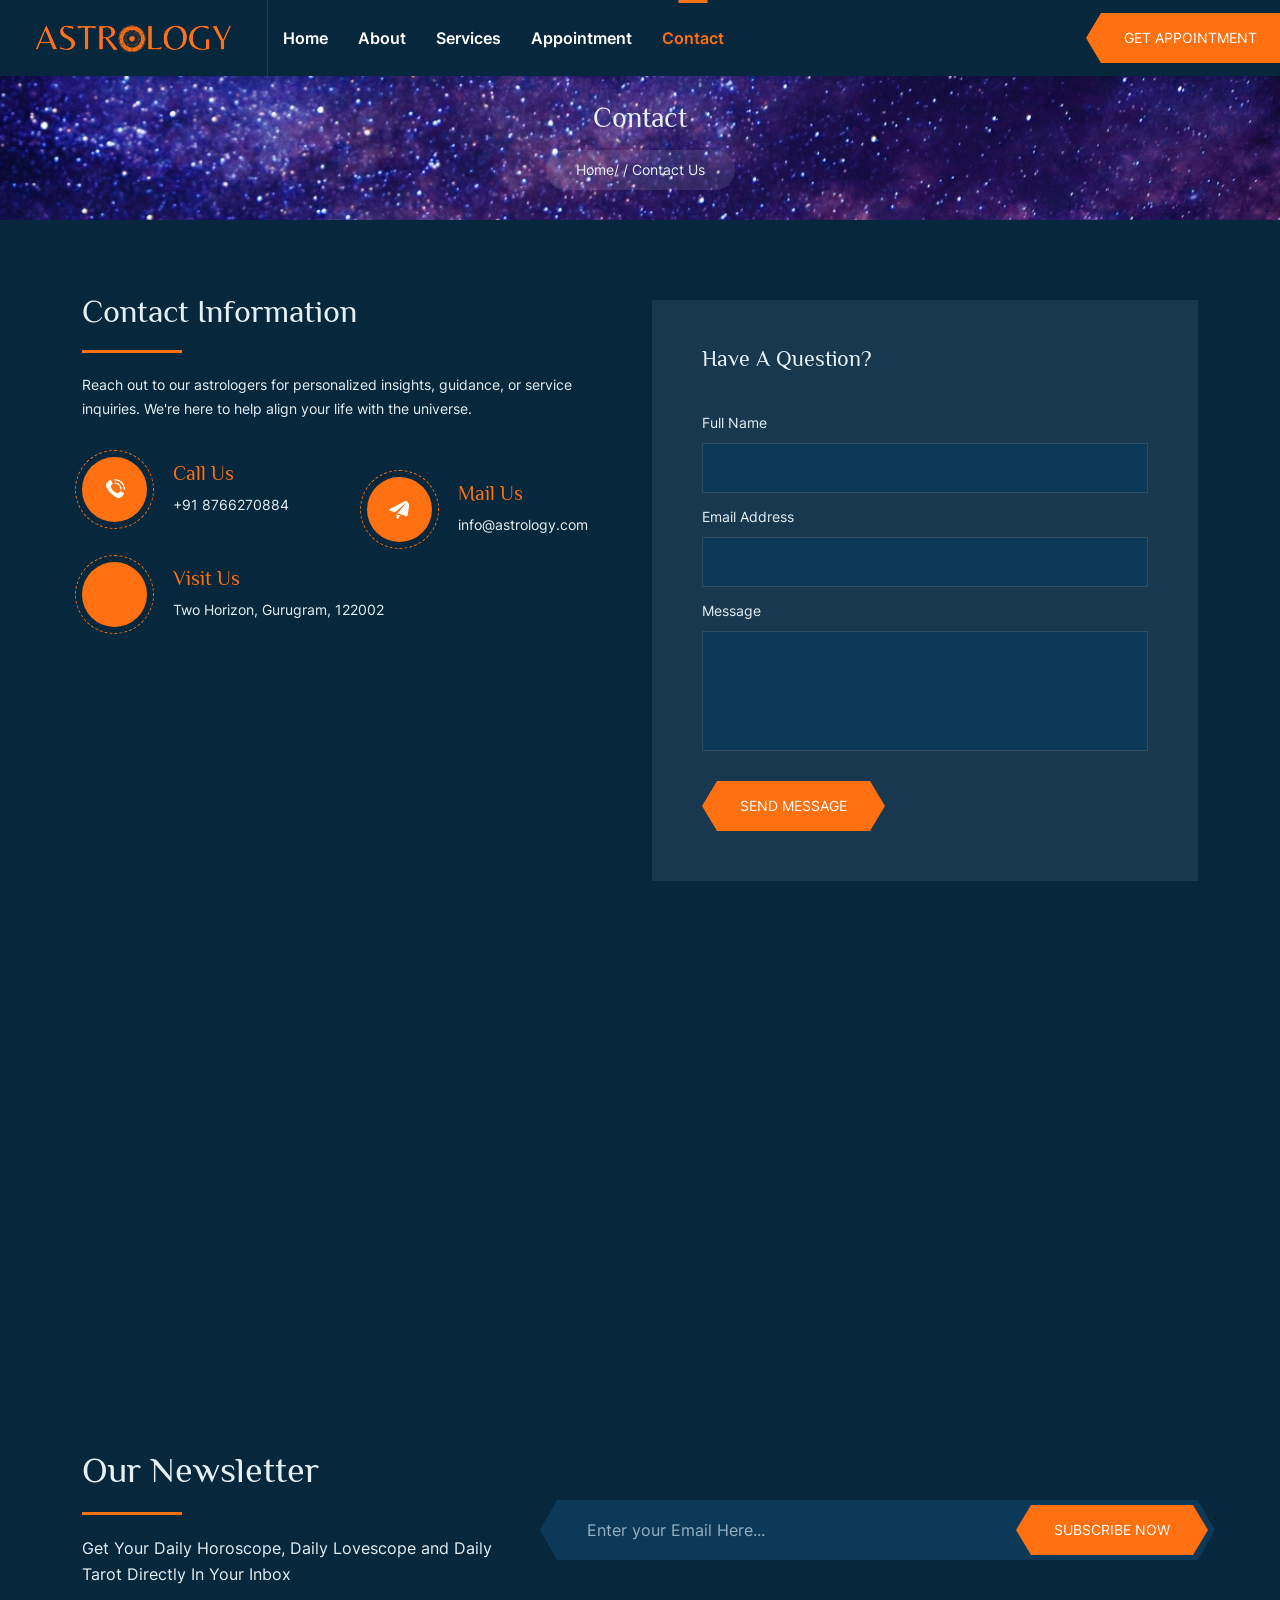
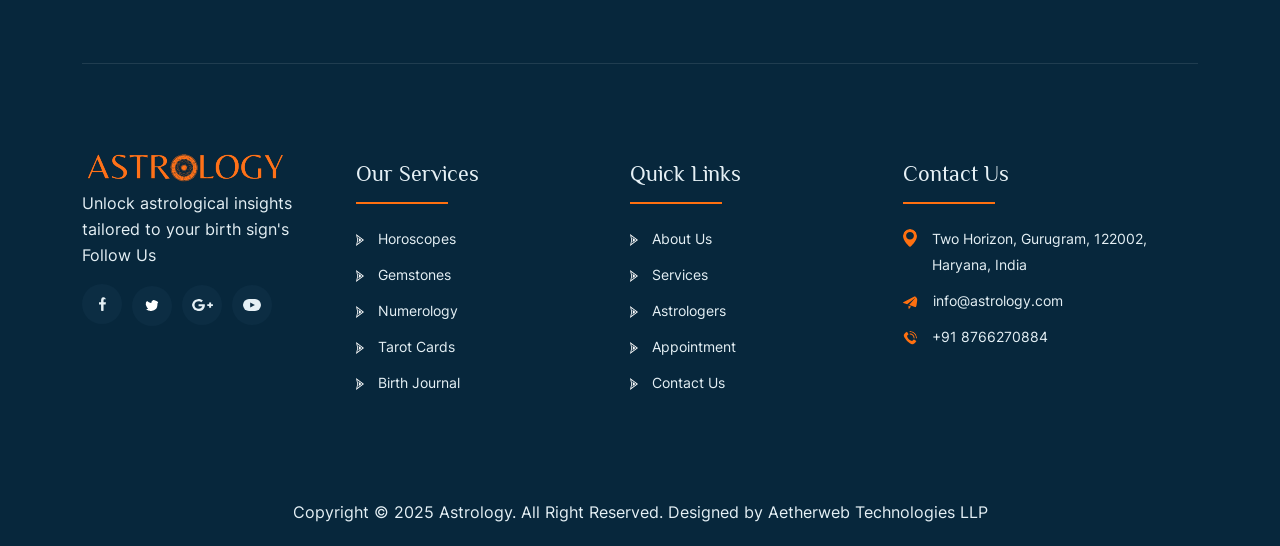
<file: contact.html>
<!DOCTYPE html>
<html lang="en">
  <head>
    <title>Astrology</title>
    <meta charset="UTF-8" />
    <meta http-equiv="X-UA-Compatible" content="IE=edge" />
    <meta name="viewport" content="width=device-width, initial-scale=1.0" />

    <!-- stylesheet -->

    <link
      rel="stylesheet"
      type="text/css"
      href="assets/css/bootstrap.min.css"
    />
    <link
      rel="stylesheet"
      type="text/css"
      href="assets/js/plugin/slick/slick.css"
    />
    <link
      rel="stylesheet"
      type="text/css"
      href="assets/js/plugin/airdatepicker/datepicker.min.css"
    />
    <link rel="stylesheet" type="text/css" href="assets/css/fonts.css" />
    <link rel="stylesheet" type="text/css" href="assets/css/style.css" />
    <!-- favicon -->
    <link
      rel="shortcut icon"
      href="assets/images/favicon.png"
      type="image/x-icon"
    />
  </head>
  <body>
    <div class="as_loader">
      <img src="assets/images/loader.png" alt="" class="img-responsive" />
    </div>
    <div class="as_main_wrapper">
      <section class="as_header_wrapper">
        <div class="as_logo">
          <a href="/"><img src="./assets/images/mod/logo.png" alt="Logo"></a>
        </div>
        
        <!-- Desktop menu -->
        <div class="as_menu desktop_menu">
          <ul>
            <li><a href="index.html" >home</a></li>
            <li><a href="about.html">about</a></li>
            <li><a href="service.html">services</a></li>
            <li><a href="appointment.html">appointment</a></li>
            <li><a href="contact.html" class="active">contact</a></li>
          </ul>
        </div>
        
        <!-- Appointment button for desktop -->
        <div class="as_appointment_btn desktop_btn">
          <a href="appointment.html" class="as_btn">Get Appointment</a>
        </div>
        
        <!-- Toggle button for mobile -->
        <div class="as_toggle">
          <img src="assets/images/svg/menu.svg" alt="Menu">
        </div>
        
        <!-- Separate mobile menu wrapper -->
        <div class="as_menu_wrapper">
          <div class="as_menu_close">
            <span>×</span>
          </div>
          
          <!-- Mobile menu -->
          <div class="as_appointment_btn mobile_btn">
      
            <ul style="list-style: none; padding: 0; margin: 0; display: flex; flex-direction: column; align-items: start; gap: 20px;">
              <li><a href="index.html" class="nav-link active" style="text-decoration: none; color: white; font-weight: bold; padding: 8px 12px; border-radius: 4px;">Home</a></li>
              <li><a href="about.html" class="nav-link" style="text-decoration: none; color: white; font-weight: bold; padding: 8px 12px; border-radius: 4px;">About</a></li>
              <li><a href="service.html" class="nav-link" style="text-decoration: none; color: white; font-weight: bold; padding: 8px 12px; border-radius: 4px;">Services</a></li>
              <li><a href="appointment.html" class="nav-link" style="text-decoration: none; color: white; font-weight: bold; padding: 8px 12px; border-radius: 4px;">Appointment</a></li>
              <li><a href="contact.html" class="nav-link" style="text-decoration: none; color: white; font-weight: bold; padding: 8px 12px; border-radius: 4px;" class="active">Contact</a></li>
            </ul>
            <a href="appointment.html" class="as_btn">Get Appointment</a>
          </div>
          
          <div class="as_menu mobile_menu">
            <ul>
              <li><a href="index.html" >home</a></li>
              <li><a href="about.html">about</a></li>
              <li><a href="service.html">services</a></li>
              <li><a href="appointment.html">appointment</a></li>
              <li><a href="contact.html" class="active">contact</a></li>
            </ul>
          </div>
        </div>
        
        <!-- Overlay -->
        <div class="as_body_overlay"></div>
      </section>
      <section class="as_breadcrum_wrapper">
        <div class="container">
          <div class="row">
            <div class="col-lg-12 text-center">
              <h1>Contact</h1>

              <ul class="breadcrumb">
                <li><a href="#">Home</a></li>
                <li>Contact Us</li>
              </ul>
            </div>
          </div>
        </div>
      </section>
      <section class="as_contact_section as_padderTop80">
        <div class="container">
          <div class="row">
            <div class="col-lg-6 col-md-12">
              <div class="as_contact_info">
                <h1 class="as_heading">Contact Information</h1>
                <p class="as_font14 as_margin0">
                  Reach out to our astrologers for personalized insights,
                  guidance, or service inquiries. We're here to help align your
                  life with the universe.
                </p>

                <div class="row">
                  <div class="col-xl-6 col-lg-12 col-md-6 col-sm-6 col-xs-12">
                    <div class="as_info_box">
                      <span class="as_icon"
                        ><img src="assets/images/svg/call1.svg" alt=""
                      /></span>
                      <div class="as_info">
                        <h5>Call Us</h5>
                        <p class="as_margin0 as_font14">+91 8766270884</p>
                      </div>
                    </div>
                  </div>
                  <div
                    class="col-xl-6 col-lg-12 col-md-6 col-sm-6 col-xs-12"
                    style="margin-top: 20px"
                  >
                    <div class="as_info_box">
                      <span class="as_icon"
                        ><img src="assets/images/svg/mail.svg" alt=""
                      /></span>
                      <div class="as_info">
                        <h5>Mail Us</h5>
                        <p class="as_margin0 as_font14">
                          <a href="mailto:info@astrology.com"
                            >info@astrology.com</a
                          >
                        </p>
                      </div>
                    </div>
                  </div>
                  <div
                    class="col-xl-12 col-lg-12 col-md-12 col-sm-12 col-xs-12"
                    style="margin-top: 20px"
                  >
                    <div class="as_info_box">
                      <span class="as_icon"
                        ><img src="assets/images/svg/map.svg" alt=""
                      /></span>
                      <div class="as_info">
                        <h5>Visit Us</h5>
                        <p class="as_margin0 as_font14">
                          Two Horizon, Gurugram, 122002
                        </p>
                      </div>
                    </div>
                  </div>
                </div>
              </div>
            </div>

            <div class="col-lg-6 col-md-12">
              <div class="as_contact_form">
                <h4 class="as_subheading">Have A Question?</h4>
                <form method="POST" action="https://web3forms.com/submit">
                  <input
                    type="hidden"
                    name="access_key"
                    value="af0b7193-e1ba-42f6-a435-db4fb28a9f4a"
                  />
                  <div class="form-group">
                    <label>Full Name</label>
                    <input
                      type="text"
                      name="name"
                      class="form-control"
                      required
                    />
                  </div>
                  <div class="form-group">
                    <label>Email Address</label>
                    <input
                      type="email"
                      name="email"
                      class="form-control"
                      required
                    />
                  </div>
                  <div class="form-group">
                    <label>Message</label>
                    <textarea
                      name="message"
                      class="form-control"
                      required
                    ></textarea>
                  </div>
                  <button type="submit" class="as_btn">Send Message</button>
                </form>
              </div>
            </div>
          </div>
        </div>
      </section>

      <section class="as_map_section">
        <iframe
          src="https://www.google.com/maps/embed?pb=!1m18!1m12!1m3!1d4078764.9924000916!2d-105.6681527148753!3d45.09540905234947!2m3!1f0!2f0!3f0!3m2!1i1024!2i768!4f13.1!3m3!1m2!1s0x54eab584e432360b%3A0x1c3bb99243deb742!2sUnited%20States!5e0!3m2!1sen!2sin!4v1614404007812!5m2!1sen!2sin"
          width="100%"
          height="743px"
          style="border: 0"
          allowfullscreen=""
          loading="lazy"
        ></iframe>
      </section>
        <!-- //////////////////////////
          Footer section
        ///////////////////////////////-->

        <section class="as_footer_wrapper as_padderTop80">
          <div class="container">
            <div class="as_newsletter_wrapper as_padderBottom60">
              <div class="row">
                <div class="col-xl-5 col-lg-5 col-md-12 col-sm-12">
                  <h1 class="as_heading">Our Newsletter</h1>
                  <p>
                    Get Your Daily Horoscope, Daily Lovescope and Daily<br />
                    Tarot Directly In Your Inbox
                  </p>
                </div>
                <div class="col-xl-7 col-lg-7 col-md-12 col-sm-12">
                  <div class="as_newsletter_box">
                    <input
                      type="text"
                      name=""
                      id=""
                      class="form-control"
                      placeholder="Enter your Email Here..."
                    />
                    <a href="javascript:;" class="as_btn">subscribe now</a>
                  </div>
                </div>
              </div>
            </div>
  
            <div class="as_footer_inner as_padderTop50 as_padderBottom80">
              <div class="row">
                <div class="col-lg-3 col-md-6 col-sm-6 col-12">
                  <div class="as_footer_widget">
                    <div class="as_footer_logo">
                      <a href="index.html"
                        ><img src="./assets/images/mod/logo.png" alt=""
                      /></a>
                    </div>
                    <characteristics>
                      Unlock astrological insights tailored to your birth sign's
                    </characteristics and destiny.p>
  
                    <div class="as_share_box">
                      <p>Follow Us</p>
                      <ul>
                        <li>
                          <a href="javascript:;"
                            ><img src="assets/images/svg/facebook.svg" alt=""
                          /></a>
                        </li>
                        <li>
                          <a href="javascript:;"
                            ><img src="assets/images/svg/twitter.svg" alt=""
                          /></a>
                        </li>
                        <li>
                          <a href="javascript:;"
                            ><img src="assets/images/svg/google.svg" alt=""
                          /></a>
                        </li>
                        <li>
                          <a href="javascript:;"
                            ><img src="assets/images/svg/youtube.svg" alt=""
                          /></a>
                        </li>
                      </ul>
                    </div>
                  </div>
                </div>
                <div class="col-lg-3 col-md-6 col-sm-6 col-12">
                  <div class="as_footer_widget">
                    <h3 class="as_footer_heading">Our Services</h3>
  
                    <ul>
                      <li>
                        <a href="service.html"
                          ><span
                            ><svg
                              xmlns="http://www.w3.org/2000/svg"
                              xmlns:xlink="http://www.w3.org/1999/xlink"
                              preserveAspectRatio="xMidYMid"
                              width="8"
                              height="12"
                              viewBox="0 0 8 12"
                            >
                              <path
                                d="M8.000,5.998 L-0.002,11.997 L1.292,5.998 L-0.002,-0.001 L8.000,5.998 ZM1.265,9.924 L6.502,5.998 L1.265,2.071 L2.112,5.998 L1.265,9.924 ZM5.451,5.998 L2.496,8.213 L2.974,5.998 L2.496,3.783 L5.451,5.998 Z"
                                class="cls-1"
                              /></svg
                          ></span>
                          Horoscopes</a
                        >
                      </li>
                      <li>
                        <a href="service.html">
                          <span
                            ><svg
                              xmlns="http://www.w3.org/2000/svg"
                              xmlns:xlink="http://www.w3.org/1999/xlink"
                              preserveAspectRatio="xMidYMid"
                              width="8"
                              height="12"
                              viewBox="0 0 8 12"
                            >
                              <path
                                d="M8.000,5.998 L-0.002,11.997 L1.292,5.998 L-0.002,-0.001 L8.000,5.998 ZM1.265,9.924 L6.502,5.998 L1.265,2.071 L2.112,5.998 L1.265,9.924 ZM5.451,5.998 L2.496,8.213 L2.974,5.998 L2.496,3.783 L5.451,5.998 Z"
                                class="cls-1"
                              /></svg
                          ></span>
                          Gemstones</a
                        >
                      </li>
                      <li>
                        <a href="service.html"
                          ><span
                            ><svg
                              xmlns="http://www.w3.org/2000/svg"
                              xmlns:xlink="http://www.w3.org/1999/xlink"
                              preserveAspectRatio="xMidYMid"
                              width="8"
                              height="12"
                              viewBox="0 0 8 12"
                            >
                              <path
                                d="M8.000,5.998 L-0.002,11.997 L1.292,5.998 L-0.002,-0.001 L8.000,5.998 ZM1.265,9.924 L6.502,5.998 L1.265,2.071 L2.112,5.998 L1.265,9.924 ZM5.451,5.998 L2.496,8.213 L2.974,5.998 L2.496,3.783 L5.451,5.998 Z"
                                class="cls-1"
                              /></svg
                          ></span>
                          Numerology</a
                        >
                      </li>
                      <li>
                        <a href="service.html"
                          ><span
                            ><svg
                              xmlns="http://www.w3.org/2000/svg"
                              xmlns:xlink="http://www.w3.org/1999/xlink"
                              preserveAspectRatio="xMidYMid"
                              width="8"
                              height="12"
                              viewBox="0 0 8 12"
                            >
                              <path
                                d="M8.000,5.998 L-0.002,11.997 L1.292,5.998 L-0.002,-0.001 L8.000,5.998 ZM1.265,9.924 L6.502,5.998 L1.265,2.071 L2.112,5.998 L1.265,9.924 ZM5.451,5.998 L2.496,8.213 L2.974,5.998 L2.496,3.783 L5.451,5.998 Z"
                                class="cls-1"
                              /></svg
                          ></span>
                          Tarot Cards</a
                        >
                      </li>
                      <li>
                        <a href="service.html"
                          ><span
                            ><svg
                              xmlns="http://www.w3.org/2000/svg"
                              xmlns:xlink="http://www.w3.org/1999/xlink"
                              preserveAspectRatio="xMidYMid"
                              width="8"
                              height="12"
                              viewBox="0 0 8 12"
                            >
                              <path
                                d="M8.000,5.998 L-0.002,11.997 L1.292,5.998 L-0.002,-0.001 L8.000,5.998 ZM1.265,9.924 L6.502,5.998 L1.265,2.071 L2.112,5.998 L1.265,9.924 ZM5.451,5.998 L2.496,8.213 L2.974,5.998 L2.496,3.783 L5.451,5.998 Z"
                                class="cls-1"
                              /></svg
                          ></span>
                          Birth Journal</a
                        >
                      </li>
                    </ul>
                  </div>
                </div>
                <div class="col-lg-3 col-md-6 col-sm-6 col-12">
                  <div class="as_footer_widget">
                    <h3 class="as_footer_heading">Quick Links</h3>
  
                    <ul>
                      <li>
                        <a href="about.html"
                          ><span
                            ><svg
                              xmlns="http://www.w3.org/2000/svg"
                              xmlns:xlink="http://www.w3.org/1999/xlink"
                              preserveAspectRatio="xMidYMid"
                              width="8"
                              height="12"
                              viewBox="0 0 8 12"
                            >
                              <path
                                d="M8.000,5.998 L-0.002,11.997 L1.292,5.998 L-0.002,-0.001 L8.000,5.998 ZM1.265,9.924 L6.502,5.998 L1.265,2.071 L2.112,5.998 L1.265,9.924 ZM5.451,5.998 L2.496,8.213 L2.974,5.998 L2.496,3.783 L5.451,5.998 Z"
                                class="cls-1"
                              /></svg
                          ></span>
                          About Us</a
                        >
                      </li>
                      <li>
                        <a href="service.html"
                          ><span
                            ><svg
                              xmlns="http://www.w3.org/2000/svg"
                              xmlns:xlink="http://www.w3.org/1999/xlink"
                              preserveAspectRatio="xMidYMid"
                              width="8"
                              height="12"
                              viewBox="0 0 8 12"
                            >
                              <path
                                d="M8.000,5.998 L-0.002,11.997 L1.292,5.998 L-0.002,-0.001 L8.000,5.998 ZM1.265,9.924 L6.502,5.998 L1.265,2.071 L2.112,5.998 L1.265,9.924 ZM5.451,5.998 L2.496,8.213 L2.974,5.998 L2.496,3.783 L5.451,5.998 Z"
                                class="cls-1"
                              /></svg
                          ></span>
                          Services</a
                        >
                      </li>
                      <li>
                        <a href="contact.html"
                          ><span
                            ><svg
                              xmlns="http://www.w3.org/2000/svg"
                              xmlns:xlink="http://www.w3.org/1999/xlink"
                              preserveAspectRatio="xMidYMid"
                              width="8"
                              height="12"
                              viewBox="0 0 8 12"
                            >
                              <path
                                d="M8.000,5.998 L-0.002,11.997 L1.292,5.998 L-0.002,-0.001 L8.000,5.998 ZM1.265,9.924 L6.502,5.998 L1.265,2.071 L2.112,5.998 L1.265,9.924 ZM5.451,5.998 L2.496,8.213 L2.974,5.998 L2.496,3.783 L5.451,5.998 Z"
                                class="cls-1"
                              /></svg
                          ></span>
                          Astrologers</a
                        >
                      </li>
                      <li>
                        <a href="appointment.html"
                          ><span
                            ><svg
                              xmlns="http://www.w3.org/2000/svg"
                              xmlns:xlink="http://www.w3.org/1999/xlink"
                              preserveAspectRatio="xMidYMid"
                              width="8"
                              height="12"
                              viewBox="0 0 8 12"
                            >
                              <path
                                d="M8.000,5.998 L-0.002,11.997 L1.292,5.998 L-0.002,-0.001 L8.000,5.998 ZM1.265,9.924 L6.502,5.998 L1.265,2.071 L2.112,5.998 L1.265,9.924 ZM5.451,5.998 L2.496,8.213 L2.974,5.998 L2.496,3.783 L5.451,5.998 Z"
                                class="cls-1"
                              /></svg
                          ></span>
                          Appointment</a
                        >
                      </li>
                      <li>
                        <a href="contact.html"
                          ><span
                            ><svg
                              xmlns="http://www.w3.org/2000/svg"
                              xmlns:xlink="http://www.w3.org/1999/xlink"
                              preserveAspectRatio="xMidYMid"
                              width="8"
                              height="12"
                              viewBox="0 0 8 12"
                            >
                              <path
                                d="M8.000,5.998 L-0.002,11.997 L1.292,5.998 L-0.002,-0.001 L8.000,5.998 ZM1.265,9.924 L6.502,5.998 L1.265,2.071 L2.112,5.998 L1.265,9.924 ZM5.451,5.998 L2.496,8.213 L2.974,5.998 L2.496,3.783 L5.451,5.998 Z"
                                class="cls-1"
                              /></svg
                          ></span>
                          Contact Us</a
                        >
                      </li>
                    </ul>
                  </div>
                </div>
  
                <div class="col-lg-3 col-md-6 col-sm-6 col-12">
                  <div class="as_footer_widget">
                    <h3 class="as_footer_heading">Contact Us</h3>
  
                    <ul class="as_contact_list">
                      <li>
                        <img src="assets/images/svg/map.svg" alt="" />
                        <p>
                          Two Horizon, Gurugram, 122002, Haryana, India
                        </p>
                      </li>
                      <li>
                        <img src="assets/images/svg/address.svg" alt="" />
                        <p>
                          <a href="javascript:;">info@astrology.com</a>
                         
                        </p>
                      </li>
                      <li>
                        <img src="assets/images/svg/call.svg" alt="" />
                        <p>
                          <a href="javascript:;">+91 8766270884</a>
                        </p>
                      </li>
                    </ul>
                  </div>
                </div>
              </div>
            </div>
          </div>
        </section>

      <!-- //////////////////////////
          copyright Section
        ///////////////////////////////-->

        <section class="as_copyright_wrapper text-center">
        <div class="container">
          <div class="row">
            <div class="col-lg-12">
              <p>Copyright &copy; 2025 Astrology. All Right Reserved. <span>Designed by <a href="aetherweb.life">Aetherweb Technologies LLP</a></span></p>
            </div>
          </div>
        </div>
      </section>
    </div>

    <!-- Modal -->
    <div
      id="as_login"
      class="modal fade"
      tabindex="-1"
      aria-labelledby="as_login"
      role="dialog"
    >
      <div class="modal-dialog">
        <!-- Modal content-->
        <div class="modal-content">
          <div class="modal-header">
            <button
              type="button"
              class="close"
              data-bs-dismiss="modal"
              aria-label="Close"
            >
              &times;
            </button>
            <h4 class="modal-title">Login</h4>
          </div>
          <div class="modal-body">
            <div class="as_login_box active">
              <form action="">
                <div class="form-group">
                  <input
                    type="text"
                    name=""
                    placeholder="Enter email"
                    class="form-control"
                    id=""
                  />
                </div>
                <div class="form-group">
                  <input
                    type="text"
                    name=""
                    placeholder="Enter password here"
                    class="form-control"
                    id=""
                  />
                </div>
                <div class="form-group">
                  <div class="as_login_data">
                    <label
                      >Remember me
                      <input type="checkbox" name="as_remember_me" value="" />
                      <span class="checkmark"></span>
                    </label>
                    <a href="#">Forgot password ?</a>
                  </div>
                </div>
                <div class="text-center">
                  <a href="javascript:;" class="as_btn">login</a>
                </div>
              </form>
              <p class="text-center as_margin0 as_padderTop20">
                Create An Account ?
                <a href="javascript:;" class="as_orange as_signup">SignUp</a>
              </p>
            </div>
            <div class="as_signup_box">
              <form action="">
                <div class="form-group">
                  <input
                    type="text"
                    name=""
                    placeholder="Enter name"
                    class="form-control"
                    id=""
                  />
                </div>
                <div class="form-group">
                  <input
                    type="text"
                    name=""
                    placeholder="Enter email"
                    class="form-control"
                    id=""
                  />
                </div>
                <div class="form-group">
                  <input
                    type="text"
                    name=""
                    placeholder="Enter password here"
                    class="form-control"
                    id=""
                  />
                </div>
                <div class="form-group">
                  <input
                    type="text"
                    name=""
                    placeholder="Enter mobile number"
                    class="form-control"
                    id=""
                  />
                </div>
                <div class="form-group">
                  <select name="" class="form-control" id="">
                    <option value="male">Male</option>
                    <option value="female">Female</option>
                  </select>
                </div>
                <div class="text-center">
                  <a href="javascript:;" class="as_btn">Sign Up</a>
                </div>
              </form>
              <p class="text-center as_margin0 as_padderTop20">
                Have An Account ?
                <a href="javascript:;" class="as_orange as_login">Login</a>
              </p>
            </div>
          </div>
        </div>
      </div>
    </div>
    <!-- javascript -->
    <script src="assets/js/jquery.min.js"></script>
    <script src="assets/js/bootstrap.min.js"></script>
    <script
      type="text/javascript"
      src="assets/js/plugin/slick/slick.min.js"
    ></script>
    <script
      type="text/javascript"
      src="assets/js/plugin/countto/jquery.countTo.js"
    ></script>
    <script
      type="text/javascript"
      src="assets/js/plugin/airdatepicker/datepicker.min.js"
    ></script>
    <script
      type="text/javascript"
      src="assets/js/plugin/airdatepicker/i18n/datepicker.en.js"
    ></script>
    <script src="assets/js/custom.js"></script>
  </body>
</html>
</file>
<file: assets/css/fonts.css>
@font-face {
    font-family: 'Philosopher';
    src: url('../font/Philosopher-Regular.eot');
    src: url('../font/Philosopher-Regular.eot?#iefix') format('embedded-opentype'),
         url('../font/Philosopher-Regular.svg#Philosopher-Regular') format('svg'),
         url('../font/Philosopher-Regular.ttf') format('truetype'),
         url('../font/Philosopher-Regular.woff') format('woff'),
         url('../font/Philosopher-Regular.woff2') format('woff2');
    font-weight: 400;
}
    
@font-face {
    font-family: 'Philosopher';
    src: url('../font/Philosopher-Bold.eot');
    src: url('../font/Philosopher-Bold.eot?#iefix') format('embedded-opentype'),
         url('../font/Philosopher-Bold.svg#Philosopher-BoldI') format('svg'),
         url('../font/Philosopher-Bold.ttf') format('truetype'),
         url('../font/Philosopher-Bold.woff') format('woff'),
         url('../font/Philosopher-Bold.woff2') format('woff2');
    font-weight: 700;
  }
  
  /* Inter */
  @font-face {
    font-family: 'Inter';
    src: url('../font/Inter-Thin.eot');
    src: url('../font/Inter-Thin.eot?#iefix') format('embedded-opentype'),
         url('../font/Inter-Thin.svg#Inter-Thin') format('svg'),
         url('../font/Inter-Thin.ttf') format('truetype'),
         url('../font/Inter-Thin.woff') format('woff'),
         url('../font/Inter-Thin.woff2') format('woff2');
    font-weight: 100;
  }
  
  @font-face {
    font-family: 'Inter';
    src: url('../font/Inter-Light.eot');
    src: url('../font/Inter-Light.eot?#iefix') format('embedded-opentype'),
         url('../font/Inter-Light.svg#Inter-Light') format('svg'),
         url('../font/Inter-Light.ttf') format('truetype'),
         url('../font/Inter-Light.woff') format('woff'),
         url('../font/Inter-Light.woff2') format('woff2');
    font-weight: 300;
  }
  
  @font-face {
    font-family: 'Inter';
    src: url('../font/Inter-ExtraLight.eot');
    src: url('../font/Inter-ExtraLight.eot?#iefix') format('embedded-opentype'),
         url('../font/Inter-ExtraLight.svg#Inter-ExtraLight') format('svg'),
         url('../font/Inter-ExtraLight.ttf') format('truetype'),
         url('../font/Inter-ExtraLight.woff') format('woff'),
         url('../font/Inter-ExtraLight.woff2') format('woff2');
    font-weight: 200;
  }
  
  @font-face {
    font-family: 'Inter';
    src: url('../font/Inter-Regular.eot');
    src: url('../font/Inter-Regular.eot?#iefix') format('embedded-opentype'),
         url('../font/Inter-Regular.svg#Inter-Regular') format('svg'),
         url('../font/Inter-Regular.ttf') format('truetype'),
         url('../font/Inter-Regular.woff') format('woff'),
         url('../font/Inter-Regular.woff2') format('woff2');
    font-weight: 400;
  }
  @font-face {
    font-family: 'Inter';
    src: url('../font/Inter-Medium.eot');
    src: url('../font/Inter-Medium.eot?#iefix') format('embedded-opentype'),
         url('../font/Inter-Medium.svg#Inter-Medium') format('svg'),
         url('../font/Inter-Medium.ttf') format('truetype'),
         url('../font/Inter-Medium.woff') format('woff'),
         url('../font/Inter-Medium.woff2') format('woff2');
    font-weight: 500;
  }
  @font-face {
    font-family: 'Inter';
    src: url('../font/Inter-SemiBold.eot');
    src: url('../font/Inter-SemiBold.eot?#iefix') format('embedded-opentype'),
         url('../font/Inter-SemiBold.svg#Inter-SemiBold') format('svg'),
         url('../font/Inter-SemiBold.ttf') format('truetype'),
         url('../font/Inter-SemiBold.woff') format('woff'),
         url('../font/Inter-SemiBold.woff2') format('woff2');
    font-weight: 600;
  }

  @font-face {
    font-family: 'Inter';
    src: url('../font/Inter-Bold.eot');
    src: url('../font/Inter-Bold.eot?#iefix') format('embedded-opentype'),
         url('../font/Inter-Bold.svg#Inter-Bold') format('svg'),
         url('../font/Inter-Bold.ttf') format('truetype'),
         url('../font/Inter-Bold.woff') format('woff'),
         url('../font/Inter-Bold.woff2') format('woff2');
    font-weight: 700;
  }
  
  @font-face {
    font-family: 'Inter';
    src: url('../font/Inter-ExtraBold.eot');
    src: url('../font/Inter-ExtraBold.eot?#iefix') format('embedded-opentype'),
         url('../font/Inter-ExtraBold.svg#Inter-ExtraBold') format('svg'),
         url('../font/Inter-ExtraBold.ttf') format('truetype'),
         url('../font/Inter-ExtraBold.woff') format('woff'),
         url('../font/Inter-ExtraBold.woff2') format('woff2');
    font-weight: 800;
  }

  @font-face {
    font-family: 'Inter';
    src: url('../font/Inter-Black.eot');
    src: url('../font/Inter-Black.eot?#iefix') format('embedded-opentype'),
         url('../font/Inter-Black.svg#Inter-Black') format('svg'),
         url('../font/Inter-Black.ttf') format('truetype'),
         url('../font/Inter-Black.woff') format('woff'),
         url('../font/Inter-Black.woff2') format('woff2');
    font-weight: 900;0
  }
</file>
<file: assets/css/style.css>
/* stylesheet */
:root {
  --primary-color: #e5f0f5;
  --secondary-color: #ff7010;
  --dark-color1: #031d2e;
  --dark-color2: #17384e;
  --white-color: #ffffff;
  --transition: 0.4s ease-in-out;
}
:after,
:before {
  transition: all 0.2s linear;
  -webkit-transition: all 0.2s linear;
  -moz-transition: all 0.2s linear;
}
.form-control:focus {
  color: #ffffff;
  background-color: #17384e;
  border-color: #17384e;
  outline: 0;
  box-shadow: 0 0 0 0.25rem rgb(13 110 253 / 25%);
}

body {
  font-size: 16px;
  line-height: 26px;
  margin: 0;
  background-color: var(--dark-color1);
  color: var(--primary-color);
  font-family: 'Inter', sans-serif;
  overflow-x: hidden;
}
img {
  max-width: 100%;
  height: auto;
}

h1,
h2,
h3,
h4,
h5,
h6,
.h1,
.h2,
.h3,
.h4,
.h5,
.h6 {
  font-family: 'Philosopher', sans-serif;
  font-weight: 400;
}
a,
a:hover,
a:focus {
  color: inherit;
  text-decoration: none;
  transition: all 0.2s linear;
}
.hide {
  display: none !important;
}
/* common css */
.as_padderTop10 {
  padding-top: 10px;
}
.as_padderTop20 {
  padding-top: 20px;
}
.as_padderTop30 {
  padding-top: 30px;
}
.as_padderTop40 {
  padding-top: 40px;
}
.as_padderTop50 {
  padding-top: 50px;
}
.as_padderTop60 {
  padding-top: 60px;
}
.as_padderTop70 {
  padding-top: 70px;
}
.as_padderTop80 {
  padding-top: 80px;
}
.as_padderTop90 {
  padding-top: 90px;
}
.as_padderTop100 {
  padding-top: 90px;
}
.as_padderBottom5 {
  padding-bottom: 5px;
}
.as_padderBottom10 {
  padding-bottom: 10px;
}
.as_padderBottom20 {
  padding-bottom: 20px;
}
.as_padderBottom30 {
  padding-bottom: 30px;
}
.as_padderBottom40 {
  padding-bottom: 40px;
}
.as_padderBottom50 {
  padding-bottom: 50px;
}
.as_padderBottom60 {
  padding-bottom: 60px;
}
.as_padderBottom70 {
  padding-bottom: 70px;
}
.as_padderBottom80 {
  padding-bottom: 80px;
}
.as_padderBottom90 {
  padding-bottom: 90px;
}
.as_padderBottom100 {
  padding-bottom: 90px;
}
.as_margin0 {
  margin: 0px;
}
.as_font14 {
  font-size: 14px;
  line-height: 24px;
}
.as_toggle {
  display: none;
}
.as_heading {
  font-size: 36px;
  text-transform: capitalize;
  margin: 0;
  padding-bottom: 23px;
  position: relative;
  margin: -8px 0 20px;
}
.as_heading.as_heading_center:after {
  left: 50%;
  transform: translateX(-50%);
}
.as_heading:after {
  position: absolute;
  content: '';
  width: 100px;
  border-bottom: 3px solid var(--secondary-color);
  left: 0;
  bottom: 0;
}
.form-control {
  height: 50px;
  background-color: var(--dark-color2);
  border: none;
  outline: none;
  box-shadow: none !important;
  color: var(--primary-color);
  padding: 0 40px 0 30px;
}
.form-control::placeholder {
  color: #97b0c1;
}
.as_subheading {
  font-size: 22px;
  text-transform: capitalize;
}
.as_orange {
  color: var(--secondary-color);
}
.as_white {
  color: var(--white-color);
}
.as_btn {
  height: 50px;
  background-color: var(--secondary-color);
  font-size: 14px;
  text-transform: uppercase;
  display: inline-flex;
  align-items: center;
  padding: 0 23px;
  position: relative;
  margin-left: 15px;
  color: var(--white-color);
  border: none !important;
  outline: none;
  width: auto;
  transition: 0.2s linear;
}
.as_btn:hover:after {
  border-left-color: var(--dark-color1);
}
.as_btn:hover:before {
  border-right-color: var(--dark-color1);
}
.as_btn:hover {
  background-color: var(--dark-color1);
}
.as_btn:after,
.as_btn:before {
  content: '';
  position: absolute;
  left: 100%;
  top: 0;
  bottom: 0;
  border-top: 25px solid transparent;
  border-bottom: 25px solid transparent;
  border-left: 15px solid var(--secondary-color);
  transition: 0.2s linear;
}
.as_btn:before {
  left: auto;
  right: 100%;
  border-left: none;
  border-right: 15px solid var(--secondary-color);
}
.as_verticle_center {
  display: flex;
  align-items: center;
}
.slick-dots {
  padding: 0;
  margin: 30px 0 0 0;
  list-style: none;
}
.slick-dots li {
  display: inline-flex;
}
.slick-dots li button {
  display: none;
}
.slick-dots li {
  height: 9px;
  width: 9px;
  background-color: #234a64;
  border-radius: 100%;
  margin: 0 6px;
  cursor: pointer;
}
.slick-dots li.slick-active {
  background-color: var(--secondary-color);
}
.slick-arrow {
  position: absolute;
  top: 50%;
  transform: translateY(-50%);
  background-color: #10334a;
  border: none;
  padding: 0 13px;
  z-index: 1;
  outline: none;
}
.slick-arrow::after {
  border-left-color: #10334a;
}
.slick-arrow::before {
  border-right-color: #10334a;
}
.slick-arrow:hover {
  background-color: var(--secondary-color);
}
.slick-arrow:hover:after {
  border-left-color: var(--secondary-color);
}
.slick-arrow:hover::before {
  border-right-color: var(--secondary-color);
}
.slick-arrow.slick-prev {
  left: -120px;
  padding: 0 12px 0 0px;
}
.slick-arrow.slick-prev span {
  margin-right: 10px;
  display: inline-flex;
}
.slick-arrow span svg path {
  fill: var(--secondary-color);
}
.slick-arrow:hover span svg path {
  fill: var(--white-color);
}
.slick-arrow.slick-next span {
  margin-left: 10px;
}
.slick-arrow.slick-next {
  right: -100px;
  padding: 0 0 0 12px;
}
.slick-slide {
  outline: none;
}
.only-timepicker .datepicker--nav,
.only-timepicker .datepicker--content {
  display: none;
}
.only-timepicker .datepicker--time {
  border-top: none;
}
.datepicker {
  background-color: #17384e;
  border: 1px solid rgb(255 255 255 / 10%);
  color: var(--primary-color);
}
.datepicker--nav {
  border-bottom: 1px solid rgb(255 255 255 / 10%);
}
.datepicker--nav > div {
  background-color: transparent !important;
  color: var(--primary-color);
}
.datepicker--pointer {
  background-color: #17384e;
  border-top-color: rgb(255 255 255 / 10%);
  border-right-color: rgb(255 255 255 / 10%);
}
.datepicker--cell:hover {
  background-color: var(--secondary-color);
  color: var(--white-color) !important;
}
.datepicker--cell.-current-,
.datepicker--day-name {
  color: var(--secondary-color);
}
/* select2 */
.select2-selection {
  height: 50px !important;
  background-color: var(--dark-color2) !important;
  border: 1px solid rgb(255 255 255 / 10%) !important;
  outline: none;
  box-shadow: none !important;
  color: var(--primary-color);
}

.select2-selection .select2-selection__rendered {
  color: var(--primary-color) !important;
  font-size: 14px;
  line-height: 50px !important;
  padding: 0 28px !important;
  text-align: initial;
}
.form-group {
  text-align: initial;
}
.form-group {
  text-align: initial;
  margin: 10px 0;
}

.select2-selection__clear {
  display: none;
}

.select2-container--default .select2-selection__arrow {
  height: auto !important;
  bottom: 1px;
  right: 18px !important;
}
span.select2-dropdown.select2-dropdown--above,
.select2-container--open .select2-dropdown--below {
  border-top: none;
  border-top-left-radius: 0;
  border-top-right-radius: 0;
  z-index: 0;
}

.select2-container {
  transition: none;
  width: 100% !important;
}

.select2-dropdown {
  transition: none;
  background-color: var(--dark-color2);
  border-color: rgb(255 255 255 / 10%);
  font-size: 14px;
}

.select2-search--dropdown {
  padding: 10px 25px;
}

.select2-search--dropdown input {
  background-color: var(--dark-color2);
  border-color: rgb(255 255 255 / 10%) !important;
  outline: none !important;
}

.select2-results__option {
  padding: 10px 26px;
  background-color: transparent !important;
}

.select2-results__option:hover,
.select2-results__option.select2-results__option--selected {
  color: var(--secondary-color) !important;
}
/* loader */
.as_loader {
  position: fixed;
  left: 0;
  top: 0;
  right: 0;
  bottom: 0;
  background-color: var(--dark-color1);
  z-index: 999;
  display: flex;
  align-items: center;
  justify-content: center;
}
.as_loader img {
  animation: spin 7s infinite linear;
  -webkit-animation: spin 7s infinite linear;
  -moz-animation: spin 7s infinite linear;
}
/* header css start */
.as_header_wrapper {
  display: flex;
  background-color: #07273c;
}
.as_logo {
  padding: 35px 150px;
  border-right: 1px solid rgb(255 255 255 / 10%);
  display: flex;
  align-items: center;
}
.as_menu ul {
  padding: 0;
  margin: 0;
  list-style: none;
}
.as_menu > ul > li {
  display: inline-flex;
  text-transform: capitalize;
  margin: 0 20px;
  position: relative;
}
.as_menu_wrapper {
  display: flex;
  border-top: 1px solid rgb(255 255 255 / 10%);
  justify-content: flex-end;
  padding-right: 150px;
  position: relative;
  z-index: 1;
}
.as_header_detail {
  width: calc(100% - 449px);
}
.as_menu > ul > li > a {
  padding: 23px 0;
  position: relative;
  transition: all 0.3s linear;
}
.as_menu > ul > li > a:before {
  content: '';
  position: absolute;
  width: 0;
  height: 3px;
  background-color: var(--secondary-color);
  top: 0%;
  left: 50%;
  transform: translateX(-50%);
  -webkit-transform: translateX(-50%);
  -moz-transform: translateX(-50%);
}
.as_menu > ul > li > a:hover:before,
.as_menu > ul > li > a.active:before {
  width: 29px;
}
.as_menu ul li a:hover,
.as_menu ul li a.active {
  color: var(--secondary-color);
}
.as_info_detail {
  padding-right: 50px;
  display: flex;
  justify-content: space-between;
}
.as_search_wrapper {
  padding-top: 22px;
  transition: all 0.3s linear;
}
.as_search {
  cursor: pointer;
  transition: all 0.3s linear;
}
.as_info_detail ul {
  margin: 0;
  padding: 0;
  list-style: none;
}
.as_info_detail ul li {
  display: inline-flex;
  padding: 15px 30px;
}

.as_info_detail ul li a,
.as_info_detail ul li a:focus {
  text-decoration: none;
  color: inherit;
}

.as_infobox .as_infoicon {
  width: 50px;
  height: 50px;
  background-color: var(--dark-color2);
  display: inline-flex;
  align-items: center;
  justify-content: center;
  border-radius: 100%;
  margin-right: 15px;
}
.as_infobox {
  display: flex;
  align-items: center;
  text-decoration: none !important;
}

.as_info_detail ul li .as_infobox > span {
  font-weight: 600;
  margin-right: 5px;
}
.as_right_info {
  display: flex;
  align-items: center;
}

.as_cart_wrapper {
  background-color: var(--dark-color2);
  padding: 14px 24px;
  border-radius: 50px;
  margin-left: 30px;
  position: relative;
  cursor: pointer;
}
.as_cart_wrapper > span {
  position: relative;
  margin-right: 20px;
}
.as_cart_wrapper > span .as_cartnumber {
  width: 18px;
  height: 18px;
  background-color: var(--secondary-color);
  border-radius: 100%;
  font-size: 9px;
  display: inline-flex;
  justify-content: center;
  align-items: center;
  position: absolute;
  right: -12px;
}
.as_cart {
  position: relative;
}
.as_cart_box {
  position: absolute;
  top: 100%;
  right: 0;
  width: 300px;
  background-color: var(--dark-color2);
  z-index: 1;
  padding: 5px 20px 20px;
  box-shadow: 0 20px 20px rgb(255 255 255 / 5%);
  border-radius: 20px;
  margin-top: 20px;
  opacity: 0;
  visibility: hidden;
  z-index: 9999;
  transition: all 0.3s linear;
}
.as_cart.cart_open .as_cart_box {
  opacity: 1;
  visibility: visible;
  margin-top: 10px;
}
.as_cart_list .as_cart_img {
  float: left;
}
.as_cart_list .as_cart_img img {
  width: 70px;
  height: 70px;
  object-fit: cover;
}
.as_cart_info {
  width: calc(100% - 70px);
  float: right;
  padding-left: 10px;
}
.as_cart_list .as_cart_info a {
  font-size: 16px;
  font-weight: 500;
  font-family: 'Philosopher', sans-serif;
  margin-bottom: 5px;
  width: 110px;
  text-transform: capitalize;
}
.as_cart_list {
  border-bottom: 1px solid rgb(255 255 255 / 10%);
  max-height: 250px;
  overflow-x: hidden;
  overflow-y: auto;
}
.as_cart_list li {
  width: 100%;
}
.as_cart_list .as_cart_info p {
  font-size: 14px;
}
.as_cart_box .as_cart_total,
.as_cart_box .as_cart_btn {
  padding-right: 20px;
}
.as_cart_box .as_cart_total p {
  margin-top: 10px;
  text-align: left;
  text-transform: capitalize;
}
.as_cart_box .as_cart_total p span {
  float: right;
  font-family: 'Philosopher', sans-serif;
}
.as_cart_box .as_cart_btn {
  text-align: center;
  padding-top: 5px;
}
.as_cart_box .as_cart_btn button {
  background-color: var(--dark-color1);
  padding: 0 5px;
  text-transform: capitalize;
}
.as_cart_box .as_cart_btn button::after {
  border-left-color: var(--dark-color1);
}
.as_cart_box .as_cart_btn button::before {
  border-right-color: var(--dark-color1);
}
.as_cart_box .as_cart_btn button:hover {
  background-color: var(--secondary-color);
}
.as_cart_box .as_cart_btn button:hover::after {
  border-left-color: var(--secondary-color);
}
.as_cart_box .as_cart_btn button:hover::before {
  border-right-color: var(--secondary-color);
}
.as_cart_box .as_cart_btn button:first-child {
  margin-right: 25px;
}
.as_cart_list::-webkit-scrollbar {
  width: 4px;
}
.as_cart_list::-webkit-scrollbar-track {
  -webkit-box-shadow: inset 0 0 6px rgba(0, 0, 0, 0.3);
}
.as_cart_list::-webkit-scrollbar-thumb {
  background-color: #ff6f00;
  outline: #708090 solid 1px;
}
.as_menu > ul > li .as_submenu {
  position: absolute;
  left: 0;
  top: 100%;
  background-color: var(--dark-color2);
  padding: 15px 0;
  border-radius: 10px;
  width: 170px;
  z-index: 999;
  opacity: 0;
  visibility: hidden;
  transition: all 0.3s linear;
}
.as_menu > ul > li > .as_submenu {
  transform: translateY(-10px);
}
.as_menu > ul > li:hover > .as_submenu {
  transform: translateY(0);
  opacity: 1;
  visibility: visible;
}
.as_menu > ul > li .as_submenu li a {
  padding: 7px 20px;
  display: flex;
}

.as_menu > ul > li .as_submenu > li > .as_submenu {
  right: 100%;
  top: 8px;
  left: auto;
  transform: translateX(-20px);
}
.as_menu > ul > li .as_submenu > li:hover > .as_submenu {
  transform: translateX(-10px);
  opacity: 1;
  visibility: visible;
}

.as_menu > ul > li .as_submenu > li {
  position: relative;
}

.as_menu > ul > li .as_submenu:before {
  content: '';
  position: absolute;
  border-bottom: 7px solid var(--dark-color2);
  border-left: 5px solid transparent;
  border-right: 5px solid transparent;
  bottom: 100%;
  left: 13px;
}
.as_menu > ul > li > .as_submenu > li > .as_submenu:before {
  bottom: auto;
  top: 10px;
  left: 100%;
  border-bottom: 5px solid transparent;
  border-top: 5px solid transparent;
  border-left: 7px solid var(--dark-color2);
}
/* header css end */
/* banner css start */
/* banner css start */
.as_banner_wrapper {
  background-image: url(../images/mod/home-1.jpg);
  background-position: center;
  background-repeat: no-repeat;
  background-size: cover;

  padding: 0;
  overflow: hidden;
  /* Fix the height issue */
  height: 100vh;
  display: flex;
  align-items: center;
}

.as_banner_detail h5 {
  font-size: 26px;
  margin: 0 0 5px;
}

.as_banner_detail h1 {
  font-size: 54px;
  line-height: 62px;
  margin: 0 0 13px;
}

.as_banner_detail p {
  margin-bottom: 26px;
}

.as_banner_wrapper .slick-dots {
  text-align: center;
  display: none;
}

.as_banner_img img {
  animation: spin 9s infinite linear;
  -webkit-animation: spin 9s infinite linear;
  -moz-animation: spin 9s infinite linear;
  display: inline-block;
  width: 100%;
}

@-webkit-keyframes spin {
  0% {
    -webkit-transform: rotate(0deg);
  }
  100% {
    -webkit-transform: rotate(360deg);
  }
}

/* Fix carousel arrows positioning */
.as_banner_slider .slick-arrow.slick-prev {
  left: 15px;
}

.as_banner_slider .slick-arrow.slick-next {
  right: 15px;
}

.as_banner_wrapper .as_btn:hover {
  background-color: var(--dark-color2);
}

.as_banner_wrapper .as_btn:hover:after {
  border-left-color: var(--dark-color2);
}

.as_banner_wrapper .as_btn:hover:before {
  border-right-color: var(--dark-color2);
}

.as_banner_slider .slick-arrow:hover {
  background-color: var(--secondary-color);
}

.as_banner_slider .slick-arrow:hover:after {
  border-left-color: var(--secondary-color);
}

.as_banner_slider .slick-arrow:hover:before {
  border-right-color: var(--secondary-color);
}

/* Add these new styles to properly center content */
.as_verticle_center {
  display: flex;
  align-items: center;
  height: 100%;
}

.as_banner_slider {
  padding: 0 50px;
}

.container-fluid {
  width: 100%;
  height: 100%;
}
/* banner css end */
/* about css start */
.as_about_wrapper {
  /* background-image: url('../images/mod/about-bg.jpg'); */
  background-repeat: no-repeat;
  background-size: cover;
  background-position: center;
}
.as_about_wrapper p {
  margin-bottom: 32px;
}
.as_contact_expert {
  display: flex;
  background-color: var(--dark-color2);
  border-radius: 10px;
  padding: 25px;
  margin-top: 40px;
  align-items: center;
  max-width: 470px;
}
.as_contact_expert .as_icon {
  width: 65px;
  height: 65px;
  background-color: var(--secondary-color);
  border-radius: 100%;
  display: flex;
  align-items: center;
  justify-content: center;
  margin-right: 25px;
  position: relative;
}
.as_contact_expert .as_icon:before {
  position: absolute;
  left: -7px;
  top: -7px;
  bottom: -7px;
  right: -7px;
  border: 1px dashed var(--secondary-color);
  content: '';
  border-radius: 100%;
}
.as_contact_expert:hover .as_icon:before {
  animation: spin 9s infinite linear;
  -webkit-animation: spin 9s infinite linear;
  -moz-animation: spin 9s infinite linear;
}
.as_contact_expert h5 {
  font-size: 18px;
  margin: 0 0 7px 0;
}
.as_contact_expert h1 {
  font-size: 34px;
  font-weight: 700;
  margin: 0 0 0 0;
}
.as_aboutimg {
  position: relative;
  z-index: 1;
  padding: 0 0 40px;
  text-align: right;
}
.as_aboutimg img {
  display: inline-block;
}
.as_aboutimg::after {
  position: absolute;
  content: '';
  top: 95px;
  right: 84px;
  background-color: var(--dark-color2);
  width: 420px;
  height: 450px;
  z-index: -1;
}
.as_aboutimg::before {
  position: absolute;
  content: '';
  left: 17px;
  bottom: 0;
  border-left: 2px solid var(--secondary-color);
  border-bottom: 2px solid var(--secondary-color);
  width: 90px;
  height: 90px;
}
.as_about_slider {
  max-width: 520px;
  margin: 0 20px 0 auto;
}
.as_about_slider .slick-dots {
  position: absolute;
  left: -46px;
  bottom: 32px;
}

.as_about_slider .slick-dots li {
  display: flex;
  cursor: pointer;
  margin: 15px 0;
}
/* about css end */
/* service css start */
.as_service_box {
  background-color: #07273c;
  padding: 50px 22px;
  margin-top: 30px;
}
.as_service_box .as_icon {
  width: 80px;
  background-color: #10334a;
  height: 80px;
  display: inline-flex;
  align-items: center;
  justify-content: center;
  border-radius: 100%;
  position: relative;
  transition: all 0.3s linear;
}
.as_service_box .as_icon:after {
  border: 1px dashed #173f59;
  content: '';
  position: absolute;
  left: -10px;
  top: -10px;
  bottom: -10px;
  right: -10px;
  border-radius: 100%;
}
.as_service_box:hover .as_icon {
  background-color: var(--secondary-color);
}
.as_service_box:hover .as_icon:after {
  border-color: var(--secondary-color);
  animation: spin 9s infinite linear;
  -webkit-animation: spin 9s infinite linear;
  -moz-animation: spin 9s infinite linear;
}
.as_service_box .as_subheading {
  margin: 30px 0 10px;
  padding-bottom: 16px;
  position: relative;
}

.as_service_box .as_subheading:after {
  width: 70px;
  height: 2px;
  background-color: var(--secondary-color);
  position: absolute;
  content: '';
  bottom: 0;
  left: 50%;
  transform: translateX(-50%);
}
.as_service_box p {
  font-size: 14px;
  line-height: 24px;
}
.as_link {
  text-transform: uppercase;
  font-size: 14px;
  line-height: 24px;
  border-bottom: 1px solid var(--secondary-color);
  color: var(--secondary-color);
  letter-spacing: 0.6px;
}
/* service css end */
/* zodiec sign css start */
.as_zodiac_sign_wrapper {
  background-image: url('../images/bg3.jpg');
  background-repeat: no-repeat;
  background-size: cover;
  background-position: center;
}
.as_sign_img img {
  margin: 0 auto;
}
.as_sign_ul {
  margin: 0;
  padding: 0;
  list-style: none;
}
.as_sign_ul li {
  margin-top: 40px;
}
.as_sign_box {
  background-color: #0e344d;
  max-width: 230px;
  padding: 10px;
  position: relative;
  display: flex;
  align-items: center;
  transition: all 0.2s linear;
}
.as_sign_box > a {
  display: flex;
  align-items: center;
}
.as_sign_box .as_sign {
  background-color: #07273c;
  height: 80px;
  width: 54px;
  display: inline-flex;
  align-items: center;
  justify-content: center;
  margin-right: 38px;
  position: relative;
  transition: all 0.2s linear;
}
.as_sign_box h5 {
  font-size: 20px;
  font-weight: 700;
  margin: 0 0 2px;
}
.as_sign_box p {
  margin: 0;
  font-size: 14px;
  line-height: 24px;
}
.as_sign_box:after,
.as_sign_box:before {
  content: '';
  position: absolute;
  left: 100%;
  top: 0;
  bottom: 0;
  border-top: 50px solid transparent;
  border-bottom: 50px solid transparent;
  border-left: 20px solid #0e344d;
}

.as_sign_box:before {
  left: auto;
  right: 100%;
  border-left: none;
  border-right: 20px solid #0e344d;
}
.as_sign_box .as_sign:after,
.as_sign_box .as_sign:before {
  content: '';
  position: absolute;
  left: 100%;
  top: 0;
  bottom: 0;
  border-top: 40px solid transparent;
  border-bottom: 40px solid transparent;
  border-left: 18px solid #07273c;
}
.as_sign_box:hover {
  background-color: var(--secondary-color);
}
.as_sign_box:hover:after {
  border-left-color: var(--secondary-color);
}
.as_sign_box:hover:before {
  border-right-color: var(--secondary-color);
}
.as_sign_box:hover .as_sign {
  background-color: #e66712;
}
.as_sign_box:hover .as_sign:after {
  border-left-color: #e66712;
}
.as_sign_box:hover .as_sign:before {
  border-right-color: #e66712;
}
.as_sign_box .as_sign:before {
  left: auto;
  right: 100%;
  border-left: none;
  border-right: 18px solid #07273c;
}
.as_sign_ul li:first-child,
.as_sign_ul li:last-child {
  transform: translateX(200px);
}
.as_sign_ul li:nth-child(2),
.as_sign_ul li:nth-child(5) {
  transform: translateX(100px);
  z-index: 1;
}
.as_sign_ul.as_sign_ul_right li:first-child,
.as_sign_ul.as_sign_ul_right li:last-child {
  transform: translateX(-200px);
}
.as_sign_ul.as_sign_ul_right li:nth-child(2),
.as_sign_ul.as_sign_ul_right li:nth-child(5) {
  transform: translateX(-100px);
}
.as_sign_img img {
  animation: spin 9s infinite linear;
  -webkit-animation: spin 9s infinite linear;
  -moz-animation: spin 9s infinite linear;
  width: 100%;
}
.as_sign_ul_right .as_sign_box {
  margin: 40px 0 0 auto;
}
/* zodiec sign css end */
/* zodiec sign form css start */
.as_sign_form ul {
  margin: 0;
  padding: 0;
  list-style: none;
  display: flex;
  align-items: flex-end;
}
.as_input_feild {
  position: relative;
}
.as_input_feild > span {
  position: absolute;
  top: 50%;
  right: 20px;
  transform: translateY(-50%);
}
.as_sign_form ul li {
  max-width: 270px;
  width: 100%;
  padding: 0 15px;
}
.as_sign_form ul li:nth-child(3) {
  max-width: 370px;
}
.as_sign_form ul li:last-child {
  max-width: 205px;
}
.as_sign_form {
  background-color: #07273c;
  padding: 25px 33px 50px;
}
li.as_form_box {
  text-align: left;
}
/* zodiec sign form css end */
/* customer css start */
.as_customer_wrapper {
  /* background-image: url('../images/mod/coustmer-wrapper.jpg'); */
  background-repeat: no-repeat;
  background-size: cover;
  background-position: center;
}
.as_customer_slider .slick-dots {
  text-align: center;
}
.as_customer_box {
  background-color: #10334a;
  padding: 0 45px 42px;
  position: relative;
  margin: 50px 15px;
  z-index: 1;
}
.as_customer_box:before {
  content: '';
  position: absolute;
  top: 75px;
  transform: translateX(-50%);
  left: 50%;
  width: 86px;
  height: 74px;
  background-image: url(../images/svg/quote2.svg);
  z-index: -1;
}
.as_customer_box .as_customer_img > img {
  border-radius: 100%;
}
.as_customer_box .as_customer_img {
  position: relative;
  display: inline-flex;
  margin: -45px 0 34px;
}
.as_customer_box .as_customer_img span {
  position: absolute;
  width: 38px;
  height: 38px;
  background-color: var(--secondary-color);
  border-radius: 100%;
  line-height: 32px;
  right: -10px;
  bottom: 0px;
}
.as_customer_box .as_customer_img span img {
  display: inline-block;
}
.as_customer_box p {
  font-size: 14px;
  line-height: 24px;
}
.as_customer_box h3 {
  font-size: 20px;
  margin: 15px 0 0;
}
/* customer css end */
/* why choose css start */

section.as_whychoose_wrapper.as_padderTop80 {
  padding-top: 80px;
}
.as_whychoose_box .as_number > span {
  font-size: 24px;
  font-family: 'Philosopher', sans-serif;
  font-weight: 700;
  position: absolute;
  left: 50%;
  top: 50%;
  transform: translate(-50%, -50%);
}
.as_whychoose_box h4 {
  font-size: 20px;
  margin: 25px 0 35px;
  text-align: center;
  transition: all 0.2s linear;
}
.as_number {
  display: block;
  position: relative;
  width: 130px;
  margin: 0 auto;
}
.as_whychoose_box:hover h4 {
  color: var(--secondary-color);
}
/* why choose css end */
/* blog css start */
.as_blog_wrapper {
  background-image: url('../images/bg5.jpg');
  background-repeat: no-repeat;
  background-size: cover;
  background-position: center;
}
.as_blog_img {
  position: relative;
  margin-bottom: 36px;
}

.as_blog_img .as_btn {
  position: absolute;
  right: 35px;
  bottom: -25px;
  color: #fff;
  padding: 0 5px;
}
.as_blog_box {
  margin-top: 30px;
  text-align: initial;
}
.as_blog_img img {
  width: 100%;
}
.as_blog_box:hover .as_subheading {
  color: var(--secondary-color);
}
.as_blog_box ul {
  margin: 0;
  padding: 0;
  list-style: none;
}
.as_blog_box ul li {
  display: inline-flex;
  margin-right: 30px;
  font-size: 14px;
  line-height: 24px;
}
.as_blog_box ul li img {
  margin-right: 10px;
}
.as_blog_box .as_subheading {
  line-height: 32px;
  margin: 8px 0;
  transition: all 0.2s linear;
}
.as_blog_box.as_blog_single .as_subheading {
  color: var(--primary-color);
}
/* blog css end */
/* product css start */
.as_product_box {
  text-align: left;
  margin: 30px 10px 0;
}
.as_product_img {
  position: relative;
  margin-bottom: 20px;
  overflow: hidden;
}
.as_product_img ul {
  position: absolute;
  margin: 0;
  padding: 0;
  list-style: none;
  bottom: -60px;
  left: 0;
  right: 0;
  background-color: var(--secondary-color);
  padding: 10px 0;
  opacity: 0;
  visibility: hidden;
  transition: all 0.2s linear;
  display: flex;
  justify-content: space-around;
}
.as_product_img > img {
  width: 100%;
}
.as_product_box:hover .as_product_img ul {
  bottom: 0;
  opacity: 1;
  visibility: visible;
}
.as_product_img ul li {
  display: inline-flex;
  line-height: 40px;
  color: #ffffff;
}
.as_product_img ul li:last-child {
  border-right: none;
}
.as_product_img ul li:nth-child(2) {
  position: relative;
}
.as_product_img ul li:nth-child(2):after {
  content: '';
  position: absolute;
  left: -30px;
  right: -30px;
  top: 0;
  bottom: 0;
  border-left: 1px solid #fda2658f;
  border-right: 1px solid #fda2658f;
}
.as_product_box .as_subheading {
  margin: 5px 0 6px;
}

.as_product_box .as_price {
  font-size: 18px;
  font-weight: 600;
}

.as_product_box .as_price > span {
  font-size: 14px;
  font-weight: 400;
}

.as_product_box .as_price > del {
  color: #5e7482;
}
.as_product_img ul li span {
  margin-left: 14px;
  font-size: 14px;
}
.as_product_box ul li img {
  display: inline-block;
}
.as_product_wrapper.as_product_page {
  background-color: var(--dark-color2);
}
/* product css end */
/* overview css start */

.as_overview_wrapper {
  background-image: url('../images/bg6.jpg');
  background-repeat: no-repeat;
  background-size: cover;
  background-position: center;
}
.as_overview_inner {
  background-color: #10334a;
  padding: 42px 50px 50px;
}
.as_overview_inner h4 {
  font-size: 24px;
  margin: 0 0 11px;
}
.as_overview_inner .as_btn {
  margin-top: 10px;
  padding: 0 8px;
}

.as_overview_inner .as_btn img {
  margin-right: 10px;
}
/* overview css end */

/* footer css start */
.as_newsletter_wrapper {
  border-bottom: 1px solid rgb(255 255 255 / 10%);
}
.as_newsletter_box {
  position: relative;
}
.as_newsletter_box .form-control {
  border-radius: 0px;
  height: 60px;
}
.as_newsletter_wrapper .row {
  align-items: center;
}
.as_newsletter_box:after,
.as_newsletter_box:before {
  content: '';
  position: absolute;
  left: 100%;
  top: 0;
  bottom: 0;
  border-top: 30px solid transparent;
  border-bottom: 30px solid transparent;
  border-left: 17px solid var(--dark-color2);
}
.as_newsletter_box:after {
  right: 100%;
  left: auto;
  border-left: none;
  border-right: 17px solid var(--dark-color2);
}
.as_newsletter_box .as_btn {
  position: absolute;
  right: 5px;
  top: 5px;
  bottom: 5px;
  z-index: 1;
}
.as_footer_inner {
  display: flex;
}
.as_footer_widget {
  margin-top: 30px;
}
.as_footer_widget > p {
  margin: 18px 0 20px;
}
.as_footer_widget > ul > li:hover {
  color: var(--secondary-color);
}
.as_footer_widget ul {
  margin: 0;
  padding: 0;
  list-style: none;
}

.as_footer_widget > ul > li {
  padding-bottom: 10px;
  position: relative;
  font-size: 14px;
}
.as_footer_widget > ul > li span svg {
  fill: #ffffff;
  margin-right: 10px;
}
.as_footer_widget > ul > li:hover span svg path {
  fill: var(--secondary-color);
}
.as_footer_widget > ul > li:hover span {
  transition: none;
}
.as_footer_heading {
  font-size: 22px;
  line-height: 60px;
  margin: 0;
  position: relative;
  margin-bottom: 22px;
}

.as_footer_heading:after {
  position: absolute;
  content: '';
  left: 0;
  bottom: 0;
  width: 92px;
  height: 2px;
  background-color: var(--secondary-color);
}
.as_footer_widget .as_contact_list li {
  padding-left: 0;
  display: flex;
  align-items: baseline;
}

.as_footer_widget .as_contact_list li:before {
  display: none;
}

.as_footer_widget .as_contact_list li img {
  margin: 0 15px 0 0;
  transform: translateY(3px);
}

.as_footer_widget .as_contact_list li p {
  margin: 0;
}
.as_share_box ul li a {
  width: 40px;
  height: 40px;
  display: inline-flex;
  align-items: center;
  justify-content: center;
  background-color: #0c2d43;
  border-radius: 100%;
}
.as_share_box ul li a:hover {
  background-color: var(--secondary-color);
}
.as_share_box ul li {
  display: inline-flex;
  margin-right: 5px;
}
.as_copyright_wrapper {
  background-color: #07273c;
  padding: 13px 0 5px;
}

/* footer css end */
/* breadcrum start */
.as_breadcrum_wrapper {
  background-image: url('../images/mod/breadcrumb.jpg');
  background-position: center;
  background-size: cover;
  background-repeat: no-repeat;
  padding: 25px 0 30px;
}
.as_breadcrum_wrapper h1 {
  margin: 0px 0 15px;
  font-size: 28px;
}
.as_breadcrum_wrapper .breadcrumb {
  display: inline-flex;
  background-color: rgb(255 255 255 / 10%);
  border-radius: 40px;
  font-size: 14px;
  line-height: 18px;
  padding: 11px 30px;
  margin: 0px;
}
.breadcrumb > li + li:before {
  content: '/\00a0/\00a0';
}

/* breadcrum end */
/* service detail start */
.as_service_page .as_service_wrapper {
  background-image: url(../images/bg6.jpg);
  background-repeat: no-repeat;
  background-size: cover;
  background-position: center;
}
.as_service_page .as_service_wrapper .as_service_box {
  background-color: #031d2e;
}
.as_servicedetail_wrapper {
  background-color: #07273c;
}
.as_service_ul {
  margin: 0;
  padding: 0;
  list-style: none;
}
.as_service_ul li {
  padding: 0 0 6px 23px;
  position: relative;
}
.as_service_ul li:before {
  content: '';
  position: absolute;
  width: 10px;
  height: 10px;
  background: url(../images/svg/arrow.svg) no-repeat center;
  left: 0;
  top: 8px;
}
.as_service_detail_inner .as_heading {
  font-size: 32px;
  padding-bottom: 15px;
  margin: 22px 0 15px;
}
.as_service_detail_inner p {
  margin-bottom: 20px;
}
.as_service_detail_inner h4 {
  font-size: 24px;
}
.as_service_widget h3 {
  font-size: 22px;
  display: inline-flex;
  padding-bottom: 11px;
}
.as_service_widget ul {
  margin: 0;
  padding: 0;
  list-style: none;
}
.as_service_widget ul li {
  font-size: 14px;
  margin-bottom: 7px;
  padding-left: 24px;
  position: relative;
}
.as_service_widget ul li a {
  display: flex;
  justify-content: space-between;
}
.as_service_widget ul li a span {
  transition: none;
}
.as_service_widget ul li a span:first-child {
  border-bottom: 1px solid transparent;
}
.as_service_widget ul li:hover a span:first-child {
  border-color: var(--secondary-color);
}
.as_service_widget ul li:hover {
  color: var(--secondary-color);
}
.as_service_widget ul li:before {
  content: '';
  position: absolute;
  width: 10px;
  height: 10px;
  background: url(../images/svg/arrow.svg) no-repeat center;
  left: 0;
  top: 8px;
}
.as_service_widget ul li:hover:before {
  background: url(../images/svg/arrowHover.svg) no-repeat center;
}
.as_service_widget.as_download_box {
  background-color: var(--secondary-color);
  padding: 50px 10px;
}
.as_gplay {
  margin-bottom: 15px;
  display: inline-flex;
}
.as_service_widget .as_heading::after {
  width: 75%;
}
/* service detail End */
/* zodiac detail start */
.as_card_box img {
  border-radius: 10px;
}
.as_card_box > a {
  outline: none;
}
.as_zodiac_sidebar .as_sign_box {
  margin-bottom: 20px;
}
.as_zodiac_heading .as_sign {
  background-color: var(--secondary-color);
  height: 80px;
  width: 54px;
  display: inline-flex;
  align-items: center;
  justify-content: center;
  margin-right: 38px;
  position: relative;
}
.as_zodiac_heading .as_sign:after,
.as_zodiac_heading .as_sign:before {
  content: '';
  position: absolute;
  left: 100%;
  top: 0;
  bottom: 0;
  border-top: 40px solid transparent;
  border-bottom: 40px solid transparent;
  border-left: 18px solid var(--secondary-color);
}
.as_zodiac_heading .as_sign:before {
  left: auto;
  right: 100%;
  border-left: none;
  border-right: 18px solid var(--secondary-color);
}
.as_zodiac_heading {
  font-family: 'Philosopher', sans-serif;
  font-size: 36px;
  padding-left: 20px;
}
.as_zodiac_heading > span {
  font-size: 14px;
  font-family: 'Inter', sans-serif;
}
.as_tab_wrapper div#myTabContent {
  margin-top: 20px;
}
.as_tab_wrapper .nav-tabs > li > button {
  background-color: transparent !important;
  border: none !important;
  font-size: 14px;
  padding: 16px 35px;
  position: relative;
  color: #fff;
}
.as_tab_wrapper .nav-tabs > li > button::before {
  position: absolute;
  content: '';
  height: 4px;
  width: 0;
  background-color: var(--secondary-color);
  bottom: 0;
  left: 50%;
  transform: translateX(-50%);
}

.as_tab_wrapper .nav-tabs > li > button:hover,
.as_tab_wrapper .nav-tabs > li > button.active {
  color: var(--secondary-color);
}
.as_tab_wrapper .nav-tabs > li > button:hover:before,
.as_tab_wrapper .nav-tabs > li > button.active:before {
  width: 42px;
}
.as_tab_wrapper .nav-tabs {
  background-color: #10334a;
  border: none;
}
.as_tab_wrapper li {
  margin: 10px 0;
}
.as_countdown_wrapper ul {
  margin: 0;
  padding: 0;
  list-style: none;
}
.as_countdown_wrapper ul li {
  display: inline-flex;
  flex-direction: column;
  margin: 50px 0 30px;
  padding-right: 62px;
  position: relative;
}
.as_countdown_wrapper ul li .progress-percentage {
  width: 108px;
  height: 108px;
  border: 9px solid #193e57;
  border-radius: 100%;
  display: inline-flex;
  align-items: center;
  justify-content: center;
  font-size: 26px;
  font-family: 'Philosopher', sans-serif;
}
.as_countdown_wrapper ul li h3 {
  margin: 15px 0 0;
  text-transform: capitalize;
}
.as_countdown_wrapper ul li:last-child {
  padding-right: 0px;
}
.as_zodiac_single_wrapper {
  background-color: #07273c;
}
.as_progressbar {
  position: relative;
  width: 108px !important;
  height: 108px !important;
}
.as_countdown_wrapper ul li canvas {
  position: absolute;
  top: -21px;
  left: -21px;
}
/* zodiac detail End */
/* Blog Single Start */
.as_customer_box.as_bloquote {
  padding: 50px;
  margin-bottom: 20px;
}
.as_customer_box.as_bloquote h3 span {
  font-family: 'Inter', sans-serif;
  font-size: 14px;
}
.as_tag_wrapper .as_btn {
  background-color: #17384e;
  height: 40px;
  text-transform: capitalize;
  padding: 0 12px;
}
.as_tag_wrapper .as_btn:after,
.as_tag_wrapper .as_btn:before {
  border-top: 20px solid transparent;
  border-bottom: 20px solid transparent;
  border-left: 13px solid #17384e;
}

.as_tag_wrapper .as_btn:before {
  border-left: none;
  border-right: 13px solid #17384e;
}
.as_tag_wrapper ul li {
  margin-right: 17px;
  align-items: center;
}

.as_tag_wrapper ul {
  padding-top: 15px;
  border-top: 1px solid rgb(255 255 255 / 10%);
}
.as_about_admin {
  background-color: var(--secondary-color);
  display: flex;
  align-items: center;
  padding: 30px 40px;
}
.as_about_admin .as_aboutImage {
  width: 117px;
  margin-right: 32px;
}
.as_about_admin .as_aboutDetail {
  width: calc(100% - 149px);
}
.as_about_admin .as_aboutImage img {
  border: 3px solid #fff;
  border-radius: 100%;
}

.as_comment_section ul {
  margin: 0px;
  padding: 0px;
  list-style: none;
}
.as_comment_section ul li {
  display: flex;
}
.as_comment_section > ul > li {
  border-bottom: 1px solid rgb(255 255 255 / 10%);
  padding: 40px 0;
}
.as_comment_section > ul > li:last-child {
  border-bottom: none;
}
.as_comment_section > ul > li > ul > li {
  border-top: 1px solid rgb(255 255 255 / 10%);
  padding: 40px 0 0;
}

.as_comment_section > ul > li > ul > li:first-child {
  border: none;
  padding: 0 0 40px;
}
.as_comment_section > ul > li > ul > li {
  margin-left: 100px;
}
.as_comment_section > ul > li .as_comnt_img {
  width: 110px;
}
.as_comment_section > ul > li .as_comnt_img img {
  border-radius: 100%;
}
.as_comment_section > ul > li .as_comnt_detail {
  width: calc(100% - 110px);
  position: relative;
}
.as_comment_section > ul > li .as_comnt_detail .as_btn {
  position: absolute;
  right: 35px;
  top: 0;
  padding: 0 10px;
}
.as_comment_section > ul > li .as_comnt_detail .as_btn img {
  margin-right: 10px;
}
.as_comment_section > ul > li .as_comnt_detail > span {
  display: flex;
  padding: 5px 0 10px;
}

.as_comment_section > ul > li .as_comnt_detail > span img {
  margin-right: 10px;
}
.as_comment_form .as_heading,
.as_comment_section .as_heading {
  font-size: 32px;
}
.as_comment_form .form-control {
  margin-bottom: 30px;
  border-radius: 0px;
}
.as_comment_form textarea.form-control {
  height: 210px;
  padding: 15px 30px;
  resize: none;
}
.as_blog_box.as_blog_single {
  margin: 0px;
}

.as_search_widget {
  position: relative;
  margin-bottom: 50px;
}

.as_search_widget > a {
  position: absolute;
  background-color: var(--secondary-color);
  padding: 15px 18px;
  display: inline-flex;
  bottom: 0;
  top: 0;
  right: 0;
}

.as_search_widget .form-control {
  padding-right: 70px;
  border-radius: 0px;
}
.as_tag_wrapper > .as_btn {
  margin: 0 15px 10px;
}
.as_service_widget .as_recentposts li {
  padding: 0;
  margin: 5px 0 13px;
}

.as_service_widget .as_recentposts li h5 {
  margin: -5px 0 0;
  font-size: 16px;
  line-height: 26px;
  transition: none;
}
.as_service_widget .as_recentposts li:before {
  display: none;
}
.as_service_widget .as_recentposts li .as_img {
  margin-right: 15px;
}

.as_service_widget .as_recentposts li .as_detail > span {
  display: flex;
  align-items: center;
}

.as_service_widget .as_recentposts li .as_detail > span img {
  margin-right: 10px;
}
.as_tag_wrapper .as_btn:hover {
  background-color: var(--secondary-color);
}
.as_tag_wrapper .as_btn:hover:before {
  border-right-color: var(--secondary-color);
}
.as_tag_wrapper .as_btn:hover:after {
  border-left-color: var(--secondary-color);
}
.as_blog_box .as_subheading > a {
  transition: none;
}
/* Blog Single End */
/* Contact Start */
.as_info_box {
  display: flex;
  align-items: center;
}
.as_info_box .as_icon {
  width: 65px;
  background-color: var(--secondary-color);
  height: 65px;
  display: inline-flex;
  align-items: center;
  justify-content: center;
  border-radius: 100%;
  position: relative;
  margin-right: 26px;
}
.as_info_box .as_icon:after {
  border: 1px dashed var(--secondary-color);
  content: '';
  position: absolute;
  left: -7px;
  top: -7px;
  bottom: -7px;
  right: -7px;
  border-radius: 100%;
}
.as_info_box:hover .as_icon:after {
  animation: spin 9s infinite linear;
  -webkit-animation: spin 9s infinite linear;
  -moz-animation: spin 9s infinite linear;
}
.as_info_box .as_info {
  width: calc(100% - 100px);
}
.as_info_box h5 {
  color: var(--secondary-color);
  font-size: 20px;
}
.as_contact_info .as_heading {
  font-size: 32px;
}
.as_contact_info > p {
  margin-bottom: 36px;
}
.as_contact_form {
  padding: 46px 50px 50px;
  background-color: #17384e;
  margin-bottom: -263px;
  position: relative;
}

.as_contact_form .form-control {
  border: 1px solid rgb(255 255 255 / 10%);
  border-radius: 0px;
}

.as_contact_form label {
  font-size: 14px;
  font-weight: 400;
  margin-bottom: 7px;
}

.as_contact_form textarea.form-control {
  resize: none;
  height: 120px;
  margin-bottom: 30px;
}

.as_contact_form .as_subheading {
  margin: 0 0 37px;
}
/* Contact End */
/* Search popup start */
.as_search_boxpopup {
  position: fixed;
  left: 0;
  top: 100%;
  bottom: 0;
  right: 0;
  background-color: rgb(3 29 46 / 80%);
  display: flex;
  justify-content: center;
  align-items: center;
  z-index: 9;
  opacity: 0;
  visibility: hidden;
  transition: all 0.3s linear;
}
.as_search_boxpopup.popup_open {
  top: 0;
  opacity: 1;
  visibility: visible;
}
.as_search_inner {
  max-width: 600px;
  width: 100%;
}
.as_search_inner .as_search_widget {
  margin: 0;
}
.as_cancel {
  position: absolute;
  right: 30px;
  top: 30px;
  cursor: pointer;
}
.as_cancel svg {
  fill: var(--primary-color);
}
.as_cancel:hover svg {
  fill: var(--secondary-color);
}
/* Search popup End */
/* Login popup Start */
.modal.show {
  opacity: 1;
  background-color: rgb(3 29 46 / 87%);
}
.modal .modal-dialog {
  margin: 0 auto;
  transform: none !important;
  width: 500px;
  display: flex;
  align-items: center;
  justify-content: center;
  height: 100vh;
}
.modal-content {
  background-color: var(--dark-color2);
  width: 100%;
}
.modal-header {
  padding: 15px 25px;
  border-color: rgb(255 255 255 / 10%);
}

.modal-header h4 {
  font-size: 24px;
}

.modal-body .form-control {
  border: 1px solid rgb(255 255 255 / 10%);
}

.modal-body {
  padding: 40px;
}

.modal-header .close {
  color: #fff;
  font-weight: 300;
  text-shadow: none;
  opacity: 1;
  width: 25px;
  height: 25px;
  line-height: 18px;
  background-color: var(--dark-color1);
  border-radius: 100%;
  margin-top: 5px;
  font-size: 16px;
  outline: none !important;
}

.as_login_data {
  display: flex;
  justify-content: space-between;
  font-size: 14px;
  font-weight: 400;
}

.as_login_data label {
  font-weight: 400;
  margin: 0;
  padding-left: 30px;
  position: relative;
  cursor: pointer;
}

.as_login_data label input {
  display: none;
}

.as_login_data label .checkmark {
  position: absolute;
  width: 18px;
  height: 18px;
  left: 0;
  background-color: var(--dark-color1);
  border-radius: 4px;
  top: 4px;
}

.as_login_data label .checkmark:after {
  content: '';
  position: absolute;
  width: 9px;
  height: 5px;
  border-left: 1px solid #fff;
  border-bottom: 1px solid #fff;
  transform: rotate(-45deg) scale(0);
  top: 5px;
  left: 4px;
}
.as_login_data label input:checked + .checkmark:after {
  transform: rotate(-45deg) scale(1);
}
.as_login_box,
.as_signup_box {
  display: none;
}
.as_login_box.active,
.as_signup_box.active {
  display: block;
}
/* Login popup End */
/* Appointment Page Start */
.as_appointment_wrapper,
.as_product_single_wrapper,
.as_team_wrapper,
.as_privacy_wrapper,
.as_faq_wrapper,
.as_contact_section {
  /* background-image: url(https://dummyimage.com/1920x654); */
  background-repeat: no-repeat;
  background-size: cover;
  background-position: center;
}
.as_journal_box_wrapper {
  background-color: var(--dark-color2);
  display: flex;
  padding: 40px;
  border-radius: 10px;
}
.as_journal_box_wrapper label {
  font-weight: 400;
  text-transform: capitalize;
  font-size: 14px;
}
.as_journal_box_wrapper .form-control {
  border: 1px solid rgb(255 255 255 / 10%);
}
.as_faq_section .accordion-button:not(.collapsed) {
  color: #ffffff;
  background-color: var(--dark-color2);
  border-radius: 10px;
}
.as_faq_section .accordion-item:first-of-type .accordion-button {
  color: #ffffff;
  background-color: var(--dark-color2);
  border-radius: 10px;
  border: none;
}
.as_faq_section .accordion-item:first-of-type {
  background-color: var(--dark-color2);
  border-radius: 10px;
}
.as_faq_section .accordion-button {
  color: #ffffff;
  background-color: #17384e;
}
.as_faq_section .as_journal_box_wrapper textarea.form-control {
  height: 100px;
  resize: none;
  padding-top: 10px;
  border: none;
}
.as_faq_section .as_journal_box_wrapper .as_subheading {
  margin: 0 0 40px;
  font-size: 28px;
}
.as_faq_section .accordion-body {
  padding: 1rem 1.25rem;
  background: #17384e;
  border-radius: 5px;
}
.as_faq_section .accordion-item {
  background-color: #17384e;
  border: 1px solid rgb(23 56 78);
  margin-bottom: 10px;
}
.as_faq_section .accordion-button:not(.collapsed)::after {
  background-image: none;
  transform: rotate(-360deg);
  content: '-';
  font-size: 40px;
  line-height: 15px;
}
.as_faq_section .accordion-button::after {
  flex-shrink: 0;
  width: 1.25rem;
  height: 1.25rem;
  margin-left: auto;
  content: '+';
  font-size: 30px;
  transition: transform 0.2s ease-in-out;
  line-height: 20px;
  background-image: none;
  transition: all 0.3s linear;
}
.as_faq_section .accordion-button:focus {
  border-color: #17384e;
  box-shadow: 0 0 0 0.25rem rgb(23 56 78);
}
.as_journal_box_wrapper .form-group {
  margin-bottom: 20px;
}
/* Appointment Page End */
/* Error Page Start */
.as_error_wrapper {
  height: 100vh;
  display: flex;
  align-items: center;
  background-color: var(--dark-color2);
}

.as_error_wrapper h1 {
  font-size: 150px;
  line-height: 200px;
}

.as_error_wrapper h2 {
  text-transform: capitalize;
  letter-spacing: 6px;
  font-size: 35px;
}

.as_error_wrapper p {
  font-size: 20px;
}
/* Error Page End */
/* FAQ Page Start */
.card {
  background-color: var(--dark-color2);
  border-radius: 10px;
}

.card button.btn.btn-link {
  color: var(--primary-color);
  font-size: 18px;
  padding: 15px 20px;
  text-decoration: none;
  outline: none;
  width: 100%;
  text-align: left;
  white-space: normal;
}

.card-body {
  padding: 20px;
  font-size: 14px;
  border-top: 1px solid rgb(255 255 255 / 10%);
}

.card-header h2 {
  margin-bottom: 0;
}
/* FAQ Page End */
/* Team Page Start */
.as_team_box .as_share_box ul {
  padding: 0;
}
.as_team_box .as_team_img {
  border: 1px solid transparent;
  display: inline-flex;
  padding: 10px;
  border-radius: 5px;
  transition: all 0.3s linear;
}
.as_team_box .as_team_img img {
  border-radius: 5px;
  transition: all 0.3s linear;
}
.as_team_box:hover .as_team_img img,
.as_team_box:hover .as_team_img {
  border-radius: 100%;
}
.as_team_box:hover .as_team_img {
  border: 1px solid rgb(255 255 255 / 10%);
}
.as_team_box .as_subheading {
  margin-bottom: 4px;
}
.as_team_box {
  margin-bottom: 30px;
}
/* Team Page End */
/* shop single */
.as_shopsingle_wrapper,
.as_cartsingle_wrapper,
.as_checkout_wrapper {
  background-image: url('../images/bg4.jpg');
  background-position: center;
  background-size: cover;
  background-repeat: no-repeat;
}
.as_shopsingle_nav .as_prod_img {
  margin: 20px 5px 0;
  cursor: pointer;
}
.as_shopsingle_for .as_prod_img img {
  margin: 0 auto;
}
.as_price {
  font-size: 28px;
  margin: 5px 0 15px;
  color: var(--secondary-color);
}
.as_price del {
  color: rgb(97 117 130);
  margin-left: 10px;
}
.prod_quantity {
  display: flex;
  align-items: center;
}
.prod_quantity input {
  max-width: 180px;
  margin: 0;
  padding: 0 60px;
  text-align: center;
}
.quantity {
  position: relative;
  margin-left: 30px;
  border: 1px solid rgb(255 255 255 / 0.1);
  width: 150px;
}
.quantity .qty_button {
  position: absolute;
  background-color: var(--dark-color2);
  border: none;
  right: 0;
  height: 50px;
  width: 50px;
  top: 0;
  border-left: 1px solid rgb(255 255 255 / 0.1);
  outline: none;
  color: #fff;
}
.quantity .qty_button.minus {
  left: 0;
  border-left: none;
  border-right: 1px solid rgb(255 255 255 / 0.1);
}
.product_buy .as_btn {
  margin-right: 25px;
}
.as_shopsingle_nav .slick-list.draggable {
  padding: 0 !important;
}
textarea.form-control {
  height: 120px;
  resize: none;
  padding-top: 15px;
}
.as_cartsingle_wrapper .prod_thumb {
  position: absolute;
}

.as_cartsingle_wrapper .prod_thumb img {
  width: 50px;
}

.as_cartsingle_wrapper .product_details {
  padding: 0 0 0 70px;
}
.as_cartsingle_wrapper td,
.as_cartsingle_wrapper th {
  padding: 20px !important;
  border-top: 1px solid rgb(255 255 255 / 10%) !important;
}

.as_cartsingle_wrapper table {
  border: 1px solid rgb(255 255 255 / 10%);
  color: #fff;
}
.cupon_code_wrap {
  display: flex;
}
.cupon_code_wrap .form-control {
  width: 35%;
  margin-right: 25px;
}
.checkout_wrapper_box ul {
  margin: 0;
  padding: 0;
  list-style: none;
  display: inline-flex;
  flex-wrap: wrap;
  justify-content: center;
}

.checkout_wrapper_box ul li {
  display: flex;
}

.checkout_wrapper_box ul li {
  display: inline-flex;
  margin: 0 20px 30px;
  background-color: var(--dark-color1);
}
.checkout_wrapper_box ul li:after {
  border-left-color: var(--dark-color1);
}
.checkout_wrapper_box ul li:before {
  border-right-color: var(--dark-color1);
}
.checkout_wrapper_box ul li.active {
  background-color: var(--secondary-color);
}
.checkout_wrapper_box ul li.active:after {
  border-left-color: var(--secondary-color);
}
.checkout_wrapper_box ul li.active:before {
  border-right-color: var(--secondary-color);
}
.checkout_wrapper_box {
  text-align: center;
  background-color: var(--dark-color2);
  padding: 40px;
  border-radius: 10px;
}
.checkout_wrapper_box .form-control {
  border: 1px solid rgb(255 255 255 / 10%);
}
.checkout_wrapper_box .step:not(:first-of-type) {
  display: none;
}
.step .receipt_btn {
  margin: 10px 25px;
}
.stock_details span {
  color: #1cb71c;
}
.datepicker--time-current-hours.-focus-:after,
.datepicker--time-current-minutes.-focus-:after {
  background-color: var(--secondary-color) !important;
}

/* Responsive css */
@media (min-width: 1400px) and (max-width: 1810px) {
  .as_logo {
    padding: 35px;
  }
  .as_header_detail {
    width: calc(100% - 220px);
  }
  .as_info_detail {
    padding-right: 20px;
  }
  .as_menu_wrapper {
    padding-right: 50px;
  }
  .as_banner_slider .slick-arrow.slick-next {
    right: -795px;
  }
  .as_info_detail ul li,
  .as_right_info,
  .as_menu > ul > li {
    font-size: 14px;
  }
}
@media (max-width: 1610px) {
  .as_banner_slider .slick-arrow.slick-next {
    right: -730px;
  }
  .as_customer_slider .slick-arrow.slick-prev {
    left: -100px;
  }
  .as_customer_slider .slick-arrow.slick-next {
    right: -80px;
  }
}
@media (max-width: 1450px) {
  .as_banner_slider .slick-arrow.slick-next {
    right: -700px;
  }
  .as_customer_slider .slick-arrow.slick-prev {
    display: none !important;
  }
  .as_customer_slider .slick-arrow.slick-next {
    display: none !important;
  }
}
@media (max-width: 1399px) {
  .as_logo {
    padding: 35px;
  }
  .as_header_detail {
    width: calc(100% - 220px);
  }
  .as_banner_wrapper {
    padding: 80px 100px;
  }
  .as_customer_box {
    padding: 0 40px 42px;
  }

  .as_info_detail,
  .as_menu_wrapper {
    padding-right: 35px;
  }
  .as_info_detail ul li {
    padding: 15px;
  }
  .as_infobox {
    font-size: 14px;
  }
  .as_menu > ul > li {
    margin: 0 10px;
  }
  .slick-arrow.slick-prev,
  .as_banner_slider .slick-arrow.slick-prev {
    left: -110px;
  }
  .slick-arrow.slick-next {
    right: -100px;
  }
  .as_banner_slider .slick-arrow.slick-next {
    right: -640px;
  }
}
@media (max-width: 1360px) {
  .as_menu ul li a {
    font-size: 13px;
  }
  .as_infobox {
    font-size: 12px;
  }
  .as_overview_slider button.slick-prev.as_btn.slick-arrow,
  .as_overview_slider button.slick-next.as_btn.slick-arrow {
    display: none !important;
  }
}
@media (max-width: 1260px) {
  .as_infobox .as_infoicon {
    width: 40px;
    height: 40px;
  }
  .as_cart_wrapper {
    margin-left: 20px;
    padding: 10px 15px;
    font-size: 11px;
  }
  .as_menu ul li a {
    padding: 13px 0;
  }
  .as_search_wrapper {
    padding-top: 14px;
  }
  .as_logo {
    padding: 15px;
  }
  .as_info_detail ul li {
    padding: 12px;
  }
  .as_info_detail,
  .as_menu_wrapper {
    padding-right: 0;
  }
  .as_banner_slider .slick-arrow.slick-next {
    right: -580px;
  }
  .as_customer_wrapper .slick-prev {
    left: 0;
  }
  .as_customer_wrapper .slick-next {
    right: 20px;
    margin: 0;
  }
  .as_overview_wrapper .slick-prev {
    left: -20px;
  }
  .as_overview_wrapper .slick-next {
    right: -4px;
  }
}
@media (max-width: 1199px) {
  .as_info {
    margin: 10px 0;
  }
  .as_banner_detail h1 {
    font-size: 44px;
    line-height: 50px;
  }
  .as_aboutimg::after {
    display: none;
  }
  .as_aboutimg::before {
    display: none;
  }
  .as_about_slider .slick-dots {
    position: absolute;
    left: 0;
    bottom: -15px;
    right: 0;
    margin: auto;
    display: flex;
    justify-content: center;
  }
  .as_about_slider .slick-dots li {
    margin: 15px 5px;
  }
  p {
    font-size: 14px;
    line-height: 24px;
  }
  .as_product_img > img {
    width: 100%;
  }
  .as_tab_wrapper .nav-tabs > li > a {
    padding: 16px 20px;
  }
  .as_countdown_wrapper ul li {
    padding-right: 30px;
  }
  .as_tag_wrapper .as_btn {
    margin-bottom: 10px;
  }
  .as_contact_form {
    margin-top: 50px;
  }
}
@media (max-width: 1160px) {
  .as_banner_slider .slick-arrow.slick-next {
    right: -545px;
  }
}
@media (min-width: 1145px) {
  .as_banner_wrapper .slick-dots {
    display: none !important;
  }
}
@media (max-width: 1145px) {
  .as_info_detail ul li .as_infobox > span.as_orange {
    width: 50px;
    text-overflow: ellipsis;
    white-space: nowrap;
    overflow: hidden;
  }
  .as_banner_slider .slick-arrow.slick-next,
  .slick-arrow.slick-prev,
  .as_banner_slider .slick-arrow.slick-prev,
  .as_overview_wrapper .slick-next {
    display: none !important;
  }
  .as_banner_wrapper .slick-dots {
    text-align: left;
    display: none;
    position: absolute;
    left: -80px;
    transform: rotate(90deg);
    bottom: 0;
  }
}

@media (max-width: 991px) {
  .as_about_slider {
    max-width: 100%;
    margin: auto;
  }
  .as_contact_form {
    margin-bottom: 0;
    margin-top: 50px;
  }
  .as_product_description {
    padding-top: 50px;
  }
  .as_infobox .as_infoicon {
    width: 30px;
    height: 30px;
  }
  .as_infobox .as_infoicon img {
    width: 15px;
  }
  .as_info_detail ul li .as_infobox > span.as_orange {
    width: 40px;
  }
  .as_logo {
    padding: 10px;
  }
  .as_cart_wrapper {
    margin-left: 10px;
  }
  .as_infobox .as_infoicon {
    margin-right: 5px;
  }
  .as_cart_wrapper > span {
    margin-right: 12px;
  }
  .as_header_detail {
    width: calc(100% - 200px);
  }
  .as_info_detail,
  .as_menu_wrapper {
    padding-right: 6px;
  }
  .as_info_detail ul li {
    padding: 12px 5px;
  }
  .as_info_detail ul li .as_infobox > span.as_orange {
    width: 34px;
  }
  .as_infobox .as_logintext {
    display: none;
  }
  .as_banner_detail h1 {
    font-size: 30px;
    line-height: 40px;
  }
  .as_banner_slider .slick-arrow.slick-next {
    right: -450px;
  }
  .as_banner_detail h5 {
    font-size: 18px;
  }
  .as_aboutimg::before,
  .as_aboutimg::after {
    display: none;
  }
  .as_aboutimg img {
    margin: 0 20px 30px auto;
    width: 100%;
  }
  .as_padderBottom80 {
    padding-bottom: 70px;
  }
  .as_padderTop80 {
    padding-top: 70px;
    overflow: hidden;
  }
  .as_sign_ul li:first-child,
  .as_sign_ul li:last-child,
  .as_sign_ul li:nth-child(2),
  .as_sign_ul li:nth-child(5),
  .as_sign_ul.as_sign_ul_right li:first-child,
  .as_sign_ul.as_sign_ul_right li:last-child,
  .as_sign_ul.as_sign_ul_right li:nth-child(2),
  .as_sign_ul.as_sign_ul_right li:nth-child(5) {
    transform: translateX(0);
  }
  .as_sign_form ul {
    flex-direction: column;
  }
  .as_sign_box > div {
    width: calc(100% - 80px);
  }
  .as_sign_form ul li {
    max-width: 100%;
    width: 100%;
  }
  .as_sign_form ul li:nth-child(3) {
    max-width: 100%;
    margin-bottom: 20px;
  }
  .as_sign_form ul li:last-child {
    max-width: 100%;
    text-align: center;
  }
  .as_newsletter_wrapper {
    display: block;
    text-align: center;
    float: left;
    width: 100%;
  }
  .as_newsletter_wrapper .as_heading::after {
    left: 50%;
    transform: translateX(-50%);
  }
  .as_newsletter_wrapper p {
    margin-bottom: 30px;
  }
  .as_footer_inner {
    float: left;
    display: block;
    width: 100%;
    margin-bottom: 0;
    padding-top: 20px;
  }
  .as_product_img ul {
    display: flex;
    justify-content: space-around;
  }
  .as_whychoose_wrapper .as_verticle_center {
    display: block;
    text-align: center;
  }
  .as_whychoose_wrapper .as_heading:after {
    left: 50%;
    transform: translateX(-50%);
  }
  .as_whychoose_wrapper p {
    margin-bottom: 30px;
  }
  .as_service_detail_inner {
    margin-bottom: 50px;
  }
  .as_newsletter_box {
    margin: 0 20px;
  }
  .as_card_box {
    text-align: center;
  }
  .as_card_box img {
    display: inline-block;
  }
  .as_service_widget.as_download_box {
    display: flex;
    flex-direction: column;
    justify-content: center;
  }

  .as_service_widget.as_download_box h3,
  .as_service_widget.as_download_box .as_gplay {
    display: inline-block;
  }
  .as_comment_form {
    margin-bottom: 50px;
  }
  .as_heading {
    font-size: 30px;
  }
  .as_about_slider .slick-dots {
    position: absolute;
    left: -45px;
    bottom: 55px;
    display: block;
  }
  .as_sign_box {
    max-width: 100%;
  }
  .as_sign_img {
    margin-top: 45px;
  }
  .as_blog_wrapper .row {
    justify-content: center;
  }
}
@media (max-width: 895px) {
}
@media (max-width: 830px) {
  .as_banner_slider .slick-arrow.slick-next {
    right: -360px;
  }
}
@media (max-width: 767px) {
  .as_info_box {
    margin: 10px 0;
  }
  .menu_open ~ span.as_body_overlay {
    position: fixed;
    top: 0;
    bottom: 0;
    left: 0;
    right: 0;
    background: rgb(3 29 46 / 0%);
    z-index: 0;
  }
  .as_verticle_center {
    display: block;
  }
  .as_search_wrapper {
    padding-top: 0;
  }
  .as_sign_box {
    margin: 40;
    margin: 40px auto 0 !important;
  }
  .as_blog_img img {
    width: 100%;
  }
  .as_banner_slider .slick-arrow.slick-next {
    right: -75px;
  }
  .as_toggle {
    display: flex;
    margin-right: 20px;
    cursor: pointer;
  }
  .as_menu_wrapper {
    flex-direction: row-reverse;
    justify-content: space-between;
  }
  .as_menu ul li,
  .as_menu ul li a {
    display: block;
  }
  .as_menu {
    position: fixed;
    left: -200px;
    top: 0;
    bottom: 0;
    background-color: var(--dark-color1);
    z-index: 999;
    width: 200px;
    border-right: 2px solid var(--secondary-color);
    opacity: 0;
    visibility: hidden;
    overflow-y: auto;
    transition: all 0.3s linear;
  }
  .menu_open .as_menu {
    left: 0;
    opacity: 1;
    visibility: visible;
  }
  .as_menu li {
    display: flex;
    border-bottom: 1px solid rgb(255 255 255 / 10%);
    margin: 0;
  }
  .as_menu ul li a:before {
    display: none;
  }
  .as_menu_wrapper {
    padding: 12px 10px;
  }
  .as_cart_wrapper {
    display: flex;
  }
  .as_cart_wrapper > span {
    margin-right: 20px;
  }
  .slick-arrow.slick-prev,
  .as_banner_slider .slick-arrow.slick-prev {
    left: -102px;
  }
  .as_info_detail {
    justify-content: center;
    flex-direction: column;
    padding: 10px;
  }
  .as_right_info {
    padding-left: 5px;
  }
  .as_search_inner {
    padding: 0 20px;
  }
  .as_menu > ul > li .as_submenu {
    position: relative;
    opacity: 1;
    visibility: visible;
    top: auto !important;
    left: auto !important;
    transform: none !important;
    width: 100%;
    right: auto !important;
    padding: 0;
    background-color: transparent;
    display: none;
  }
  .as_menu > ul > li .as_submenu .as_submenu {
    display: none;
  }
  .as_menu > ul > li .as_submenu:before {
    display: none;
  }
  .as_menu ul li .as_submenu.active {
    display: block;
  }
  .as_menu ul li.as_submenu_li:after {
    position: absolute;
    content: '';
    border-left: 5px solid transparent;
    border-right: 5px solid transparent;
    border-top: 5px solid #ffffff;
    top: 25px;
    right: 0;
  }
  .as_menu ul li.as_submenu_li ul li.as_submenu_li:after {
    top: 18px;
  }
  .as_banner_img {
    margin-top: 50px;
  }
}
@media (max-width: 650px) {
  .as_about_slider .slick-dots {
    position: absolute;
    left: 0;
    bottom: 15px;
    right: 0;
    display: flex;
    justify-content: center;
  }
}
@media (max-width: 600px) {
  .as_comment_section > ul > li .as_comnt_detail .as_btn {
    position: relative;
    right: auto;
    top: auto;
    padding: 0 20px;
    margin: 10px 0 0 0;
  }
  .slick-arrow.slick-prev,
  .as_banner_slider .slick-arrow.slick-prev,
  .as_banner_slider .slick-arrow.slick-next {
    display: none !important;
  }
  .as_banner_wrapper {
    padding: 80px 40px;
    overflow: hidden;
  }
  .as_header_detail {
    width: calc(100% - 0px);
  }
  .as_banner_wrapper .slick-dots {
    text-align: center;
    display: none;
    position: relative;
    right: 0;
    left: 0;
    transform: rotate(0deg);
    bottom: 0;
  }
  .as_banner_wrapper .slick-initialized .slick-slide {
    text-align: center;
  }
  .as_comment_section > ul > li > ul > li {
    margin-left: 40px;
  }
}
@media (max-width: 567px) {
  .as_btn {
    margin: 0;
  }
  .modal .modal-dialog {
    width: 100%;
  }
  .as_zodiac_heading {
    font-size: 24px;
  }
  .as_overview_inner {
    padding: 30px 30px 40px;
  }
  .as_cart_box {
    right: -30px;
  }
}
@media (max-width: 450px) {
  .as_newsletter_box {
    position: initial;
  }
  .as_about_admin {
    display: block;
  }
  .as_about_admin .as_aboutImage {
    width: 100%;
    margin-right: 0;
    text-align: center;
    display: flex;
    justify-content: center;
  }
  .as_about_admin .as_aboutDetail {
    width: calc(100% - 0px);
    text-align: center;
    padding-top: 10px;
  }

  .as_newsletter_box .as_btn {
    position: relative;
    right: 0;
    top: 20px;
    bottom: 0;
    width: 100%;
    margin: 0;
    display: flex;
    justify-content: center;
    text-align: center;
  }
  .as_btn:after,
  .as_btn:before {
    display: none;
  }

  .as_journal_box_wrapper {
    padding: 40px 18px !important;
  }
  .as_banner_wrapper {
    padding: 80px 0px;
  }
  .as_banner_wrapper .slick-dots {
    text-align: center;
    display: block;
  }
  .as_info_detail ul li .as_infobox > span.as_orange {
    display: none;
  }
  .as_contact_expert h1 {
    font-size: 20px;
  }
  .as_contact_expert h5 {
    font-size: 15px;
  }
  .as_contact_expert .as_icon {
    width: 50px;
    height: 50px;
  }
  .as_zodiac_heading .as_sign {
    margin-right: 20px;
  }
  .as_zodiac_heading {
    font-size: 20px;
    padding-left: 10px;
  }
  .as_newsletter_box:after,
  .as_newsletter_box:before {
    display: none;
  }
}

@media (max-width: 400px) {
  .as_logo img {
    width: 107px;
  }
  .as_cart_box {
    width: 270px;
  }
  .modal .modal-dialog {
    margin: 50px auto;
  }
  .as_zodiac_heading {
    font-size: 16px;
  }
  .as_zodiac_heading .as_sign:after,
  .as_zodiac_heading .as_sign:before {
    border-top: 20px solid transparent;
    border-bottom: 20px solid transparent;
  }
  .as_zodiac_heading .as_sign {
    height: 60px;
    width: 35px;
  }
  .as_zodiac_heading > span {
    font-size: 12px;
  }
  .as_comment_section > ul > li > ul > li {
    margin-left: 20px;
  }
}
/* sticky heeader */

:root {
  --dark-color1: #07273c;
  --dark-color2: #0c3957;
  --secondary-color: #ff6f00;
}

/* Sticky Header Styles */
.as_header_wrapper {
  display: flex;
  background-color: var(--dark-color1);
  position: sticky;
  top: 0;
  width: 100%;
  z-index: 1000;
  align-items: center;
  padding: 0 20px;
  box-shadow: 0 2px 10px rgba(0, 0, 0, 0.1);
}

/* Logo Styles */
.as_logo {
  padding: 15px 0;
}

/* Menu Styles */
.as_menu {
  flex-grow: 1;
  display: flex;
  justify-content: center;
}

.as_menu ul {
  padding: 0;
  margin: 0;
  list-style: none;
  display: flex;
}

.as_menu > ul > li {
  margin: 0 15px;
}

.as_menu > ul > li > a {
  color: #fff;
  text-decoration: none;
  font-size: 17px;
  font-weight: 600;
  padding: 25px 0;
  display: block;
  text-transform: capitalize;
  position: relative;
  transition: all 0.3s ease;
}

.as_menu > ul > li > a:before {
  content: '';
  position: absolute;
  width: 0;
  height: 3px;
  background-color: var(--secondary-color);
  top: 0;
  left: 50%;
  transform: translateX(-50%);
  transition: all 0.3s ease;
}

.as_menu > ul > li > a:hover:before,
.as_menu > ul > li > a.active:before {
  width: 29px;
}

.as_menu > ul > li > a:hover,
.as_menu > ul > li > a.active {
  color: var(--secondary-color);
}

/* Appointment Button Styles - Preserved from original */
.as_appointment_btn {
  margin-left: 20px;
}

/* Original button styling preserved exactly */

/* .as_btn:hover {
    background-color: transparent;
    color: var(--secondary-color);
  }

  .as_btn::after {
    border-left-color: var(--secondary-color);
  }

  .as_btn::before {
    border-right-color: var(--secondary-color);
  } */

/* Mobile Toggle Button */
.as_toggle {
  display: none;
  cursor: pointer;
}

/* Responsive Styles */
@media (max-width: 768px) {
  .as_header_wrapper {
    padding: 10px 15px;
    justify-content: space-between;
  }

  .as_toggle {
    display: block;
    order: 3;
  }

  .as_menu {
    position: absolute;
    top: 100%;
    left: 0;
    width: 100%;
    background-color: var(--dark-color1);
    padding: 0;
    display: none;
  }

  .as_menu.show {
    display: block;
  }

  .as_menu ul {
    flex-direction: column;
  }

  .as_menu > ul > li {
    margin: 0;
    border-top: 1px solid rgba(255, 255, 255, 0.1);
  }

  .as_menu > ul > li > a {
    padding: 15px;
    text-align: center;
  }

  .as_appointment_btn {
    order: 2;
    margin-left: 0;
  }

  .as_logo {
    order: 1;
  }
}

@media (max-width: 480px) {
  .as_logo {
    max-width: 120px;
  }
}
img {
  border-radius: 9px;
}
/* Mobile Menu Styles */
.as_body_overlay {
  position: fixed;
  top: 0;
  left: 0;
  right: 0;
  bottom: 0;
  background: rgba(0, 0, 0, 0.7);
  z-index: 998;
  display: none;
}

body.menu_is_open .as_body_overlay {
  display: block;
}

@media (max-width: 991px) {
  .as_header_wrapper {
    padding: 10px 15px;
    justify-content: space-between;
  }

  .as_logo {
    padding: 10px 0;
    border-right: none;
  }

  .as_menu_wrapper {
    position: fixed;
    top: 0;
    right: -300px;
    width: 280px;
    height: 100%;
    background-color: var(--dark-color1);
    z-index: 999;
    padding: 20px;
    overflow-y: auto;
    transition: all 0.3s ease;
    display: block;
    flex-direction: column;
    border-top: none;
  }

  .as_menu_wrapper.menu_open {
    right: 0;
  }

  .as_menu {
    order: 2;
    width: 100%;
    display: block;
    justify-content: flex-start;
  }

  .as_menu ul {
    display: block;
    padding: 0;
  }

  .as_menu > ul > li {
    display: block;
    margin: 0;
    border-bottom: 1px solid rgba(255, 255, 255, 0.1);
  }

  .as_menu > ul > li > a {
    padding: 12px 0;
    display: block;
  }

  .as_menu > ul > li > a:before {
    display: none;
  }

  .as_appointment_btn {
    order: 1;
    margin: 0 0 20px 0;
    text-align: center;
  }

  /* For toggle button */
  .as_toggle {
    display: block;
    cursor: pointer;
  }

  .as_toggle img {
    width: 24px;
    height: 24px;
  }

  /* When menu is hidden in mobile view */
  .as_header_wrapper .as_appointment_btn {
    display: block;
  }

  /* When inside mobile menu */
  .as_menu_wrapper .as_appointment_btn {
    display: block;
  }

  /* Submenu styles if needed */
  .as_submenu {
    display: none;
  }

  .as_submenu.active {
    display: block;
    padding-left: 15px;
  }
}
/* Mobile Menu Styles */
.as_body_overlay {
  position: fixed;
  top: 0;
  left: 0;
  right: 0;
  bottom: 0;
  background: rgba(0, 0, 0, 0.7);
  z-index: 998;
  display: none;
}

body.menu_is_open .as_body_overlay {
  display: block;
}

/* Default styles for desktop */
.as_menu_wrapper {
  display: flex;
  justify-content: space-between;
  align-items: center;
  padding: 0;
}

.as_menu {
  display: block;
}

/* Make links visible and styled properly in all views */
.as_menu ul {
  list-style: none;
  padding: 0;
  margin: 0;
}

.as_menu > ul > li {
  display: inline-block;
  margin: 0 20px;
}

.as_menu > ul > li > a {
  color: #fff;
  text-decoration: none;
  font-size: 17px;
  font-weight: 600;
  padding: 25px 0;
  display: block;
  text-transform: capitalize;
  transition: all 0.3s ease;
}

.as_menu > ul > li > a:hover,
.as_menu > ul > li > a.active {
  color: var(--secondary-color, #ff7010);
}

/* Toggle button - hidden by default */
.as_toggle {
  display: none;
  cursor: pointer;
}

@media (max-width: 991px) {
  .as_header_wrapper {
    padding: 10px 15px;
    justify-content: space-between;
    align-items: center;
  }

  .as_logo {
    padding: 10px 0;
    border-right: none;
  }

  /* Show toggle button on mobile */
  .as_toggle {
    display: block;
  }

  .as_toggle img {
    width: 24px;
    height: 24px;
  }

  /* Move menu to slide-out panel */
  .as_menu_wrapper {
    position: fixed;
    top: 0;
    right: -300px;
    width: 280px;
    height: 100%;
    background-color: #07273c;
    z-index: 999;
    padding: 20px;
    overflow-y: auto;
    transition: all 0.3s ease;
    display: flex;
    flex-direction: column;
    border-top: none;
  }

  /* When menu is open */
  .as_menu_wrapper.menu_open {
    right: 0;
  }

  /* Mobile menu adjustments */
  .as_menu {
    order: 2;
    width: 100%;
    margin-top: 30px;
  }

  .as_menu ul {
    display: block;
  }

  .as_menu > ul > li {
    display: block;
    margin: 0;
    border-bottom: 1px solid rgba(255, 255, 255, 0.1);
  }

  .as_menu > ul > li > a {
    padding: 12px 0;
    display: block;
    color: #fff;
  }

  .as_menu > ul > li > a:before {
    display: none;
  }

  /* Appointment button inside mobile menu */
  .as_menu_wrapper .as_appointment_btn {
    order: 1;
    margin: 0 0 20px 0;
    text-align: center;
    display: block;
  }

  /* Appointment button outside menu (desktop) */
  .as_header_wrapper > .as_appointment_btn {
    display: none;
  }

  /* Submenu styles */
  .as_submenu {
    display: none;
    padding-left: 15px;
    margin-top: 5px;
    margin-bottom: 5px;
  }

  .as_submenu.active {
    display: block;
  }

  .as_submenu li {
    padding: 5px 0;
  }

  .as_submenu li a {
    color: #fff;
    text-decoration: none;
    font-size: 15px;
    display: block;
    padding: 5px 0;
  }
}
/* Additional styles for mobile menu */
.as_menu_close {
  display: none;
  position: absolute;
  top: 15px;
  right: 15px;
  width: 30px;
  height: 30px;
  background-color: rgba(255, 255, 255, 0.1);
  border-radius: 50%;
  text-align: center;
  line-height: 30px;
  cursor: pointer;
}

.as_menu_close span {
  color: #fff;
  font-size: 24px;
  font-weight: 600;
}

/* Variable colors for reference */
:root {
  --secondary-color: #ff7010;
  --dark-color1: #07273c;
}

@media (max-width: 991px) {
  .as_menu_close {
    display: block;
  }

  /* Ensure menu items are displayed properly in mobile view */
  .as_menu_wrapper {
    padding-top: 50px;
  }

  .as_menu_wrapper .as_menu {
    display: block;
    width: 100%;
  }

  .as_menu_wrapper .as_menu ul {
    display: block;
    width: 100%;
  }

  .as_menu_wrapper .as_menu > ul > li {
    display: block;
    width: 100%;
    padding: 0;
    margin: 0;
  }

  .as_menu_wrapper .as_menu > ul > li > a {
    padding: 12px 0;
    border-bottom: 1px solid rgba(255, 255, 255, 0.1);
    display: block;
    width: 100%;
    font-size: 16px;
  }

  /* Ensure the appointment button is visible */
  .as_menu_wrapper .as_appointment_btn {
    display: block;
    text-align: center;
    margin: 20px 0;
  }
}
/* When menu is open, prevent body scrolling */
body.menu_is_open {
  overflow: hidden;
}

/* Ensure the overlay covers the entire screen */
.as_body_overlay {
  position: fixed;
  top: 0;
  left: 0;
  right: 0;
  bottom: 0;
  background: rgba(0, 0, 0, 0.7);
  z-index: 998;
  display: none;
}

/* When menu is open, show the overlay */
body.menu_is_open .as_body_overlay {
  display: block;
}
/* Critical fix for menu links visibility */
@media (max-width: 991px) {
  /* Force menu visibility */
  .as_menu_wrapper.menu_open .as_menu {
    display: block !important;
  }

  .as_menu_wrapper.menu_open .as_menu ul {
    display: block !important;
    width: 100% !important;
  }

  .as_menu_wrapper.menu_open .as_menu > ul > li {
    display: block !important;
    width: 100% !important;
    margin: 0 !important;
  }

  .as_menu_wrapper.menu_open .as_menu > ul > li > a {
    display: block !important;
    width: 100% !important;
    padding: 12px 0 !important;
    color: #fff !important;
    font-size: 16px !important;
    border-bottom: 1px solid rgba(255, 255, 255, 0.1) !important;
  }

  /* Ensure menu structure is correct */
  .as_menu_wrapper {
    flex-direction: column !important;
    padding: 50px 20px 20px !important;
  }

  /* Fix menu visibility */
  .as_menu {
    margin-top: 20px !important;
    width: 100% !important;
  }

  /* Fix toggle button functionality */
  .as_toggle {
    display: block !important;
    position: relative !important;
    z-index: 10 !important;
  }
}
/* Complete menu styling solution */
/* Base header styles */
.as_header_wrapper {
  display: flex;
  background-color: #07273c;
  align-items: center;
  justify-content: space-between;
  padding: 0;
  position: relative;
  z-index: 100;
}

.as_logo {
  padding: 15px 30px;
  border-right: 1px solid rgba(255, 255, 255, 0.1);
}

/* Desktop Menu */
.as_menu ul {
  padding: 0;
  margin: 0;
  list-style: none;
  display: flex;
}

.desktop_menu > ul > li {
  display: inline-block;
  margin: 0 15px;
}

.as_menu > ul > li > a {
  color: #fff;
  text-decoration: none;
  font-size: 16px;
  font-weight: 600;
  padding: 25px 0;
  display: block;
  text-transform: capitalize;
  transition: all 0.3s ease;
}

.as_menu > ul > li > a:hover,
.as_menu > ul > li > a.active {
  color: #ff7010;
}

/* Hide mobile menu elements by default */
.as_toggle,
.as_menu_close,
.as_menu_wrapper {
  display: none;
}

/* Mobile menu overlay */
.as_body_overlay {
  position: fixed;
  top: 0;
  left: 0;
  right: 0;
  bottom: 0;
  background: rgba(0, 0, 0, 0.7);
  z-index: 998;
  display: none;
}

/* Mobile styles */
@media (max-width: 991px) {
  .as_header_wrapper {
    padding: 10px 15px;
  }

  .as_logo {
    padding: 10px 0;
    border-right: none;
  }

  /* Hide desktop menu */
  .desktop_menu,
  .desktop_btn {
    display: none;
  }

  /* Show toggle button */
  .as_toggle {
    display: block;
    cursor: pointer;
  }

  .as_toggle img {
    width: 24px;
    height: 24px;
  }

  /* Mobile menu wrapper styling */
  .as_menu_wrapper {
    display: flex;
    flex-direction: column;
    position: fixed;
    top: 0;
    right: -300px;
    width: 280px;
    height: 100%;
    background-color: #07273c;
    z-index: 999;
    padding: 50px 20px 20px;
    overflow-y: auto;
    transition: all 0.3s ease;
  }

  /* When menu is open */
  .as_menu_wrapper.menu_open {
    right: 0;
  }

  /* Show overlay when menu is open */
  body.menu_is_open .as_body_overlay {
    display: block;
  }

  /* Close button */
  .as_menu_close {
    display: block;
    position: absolute;
    top: 15px;
    right: 15px;
    width: 30px;
    height: 30px;
    background-color: rgba(255, 255, 255, 0.1);
    border-radius: 50%;
    text-align: center;
    line-height: 28px;
    cursor: pointer;
  }

  .as_menu_close span {
    color: #fff;
    font-size: 24px;
  }

  /* Mobile menu styling */
  .mobile_menu {
    margin-top: 20px;
    width: 100%;
  }

  .mobile_menu ul {
    display: block;
  }

  .mobile_menu > ul > li {
    display: block;
    margin: 0;
    width: 100%;
  }

  .mobile_menu > ul > li > a {
    padding: 12px 0;
    display: block;
    border-bottom: 1px solid rgba(255, 255, 255, 0.1);
    width: 100%;
  }

  /* Mobile appointment button */
  .mobile_btn {
    margin-bottom: 15px;
    text-align: center;
  }
}

/* Prevent body scrolling when menu is open */
body.menu_is_open {
  overflow: hidden;
}
</file>
<file: assets/js/plugin/airdatepicker/datepicker.min.css>
.datepicker--cells{display:-webkit-flex;display:-ms-flexbox;display:flex;-webkit-flex-wrap:wrap;-ms-flex-wrap:wrap;flex-wrap:wrap}.datepicker--cell{border-radius:4px;box-sizing:border-box;cursor:pointer;display:-webkit-flex;display:-ms-flexbox;display:flex;position:relative;-webkit-align-items:center;-ms-flex-align:center;align-items:center;-webkit-justify-content:center;-ms-flex-pack:center;justify-content:center;height:32px;z-index:1}.datepicker--cell.-focus-{background:#f0f0f0}.datepicker--cell.-current-{color:#4EB5E6}.datepicker--cell.-current-.-focus-{color:#4a4a4a}.datepicker--cell.-current-.-in-range-{color:#4EB5E6}.datepicker--cell.-in-range-{background:rgba(92,196,239,.1);color:#4a4a4a;border-radius:0}.datepicker--cell.-in-range-.-focus-{background-color:rgba(92,196,239,.2)}.datepicker--cell.-disabled-{cursor:default;color:#aeaeae}.datepicker--cell.-disabled-.-focus-{color:#aeaeae}.datepicker--cell.-disabled-.-in-range-{color:#a1a1a1}.datepicker--cell.-disabled-.-current-.-focus-{color:#aeaeae}.datepicker--cell.-range-from-{border:1px solid rgba(92,196,239,.5);background-color:rgba(92,196,239,.1);border-radius:4px 0 0 4px}.datepicker--cell.-range-to-{border:1px solid rgba(92,196,239,.5);background-color:rgba(92,196,239,.1);border-radius:0 4px 4px 0}.datepicker--cell.-selected-,.datepicker--cell.-selected-.-current-{color:#fff;background:#5cc4ef}.datepicker--cell.-range-from-.-range-to-{border-radius:4px}.datepicker--cell.-selected-{border:none}.datepicker--cell.-selected-.-focus-{background:#45bced}.datepicker--cell:empty{cursor:default}.datepicker--days-names{display:-webkit-flex;display:-ms-flexbox;display:flex;-webkit-flex-wrap:wrap;-ms-flex-wrap:wrap;flex-wrap:wrap;margin:8px 0 3px}.datepicker--day-name{color:#FF9A19;display:-webkit-flex;display:-ms-flexbox;display:flex;-webkit-align-items:center;-ms-flex-align:center;align-items:center;-webkit-justify-content:center;-ms-flex-pack:center;justify-content:center;-webkit-flex:1;-ms-flex:1;flex:1;text-align:center;text-transform:uppercase;font-size:.8em}.-only-timepicker- .datepicker--content,.datepicker--body,.datepicker-inline .datepicker--pointer{display:none}.datepicker--cell-day{width:14.28571%}.datepicker--cells-months{height:170px}.datepicker--cell-month{width:33.33%;height:25%}.datepicker--cells-years,.datepicker--years{height:170px}.datepicker--cell-year{width:25%;height:33.33%}.datepickers-container{position:absolute;left:0;top:0}@media print{.datepickers-container{display:none}}.datepicker{background:#fff;border:1px solid #dbdbdb;box-shadow:0 4px 12px rgba(0,0,0,.15);border-radius:4px;box-sizing:content-box;font-family:Tahoma,sans-serif;font-size:14px;color:#4a4a4a;width:250px;position:absolute;left:-100000px;opacity:0;transition:opacity .3s ease,left 0s .3s,-webkit-transform .3s ease;transition:opacity .3s ease,transform .3s ease,left 0s .3s;transition:opacity .3s ease,transform .3s ease,left 0s .3s,-webkit-transform .3s ease;z-index:100}.datepicker.-from-top-{-webkit-transform:translateY(-8px);transform:translateY(-8px)}.datepicker.-from-right-{-webkit-transform:translateX(8px);transform:translateX(8px)}.datepicker.-from-bottom-{-webkit-transform:translateY(8px);transform:translateY(8px)}.datepicker.-from-left-{-webkit-transform:translateX(-8px);transform:translateX(-8px)}.datepicker.active{opacity:1;-webkit-transform:translate(0);transform:translate(0);transition:opacity .3s ease,left 0s 0s,-webkit-transform .3s ease;transition:opacity .3s ease,transform .3s ease,left 0s 0s;transition:opacity .3s ease,transform .3s ease,left 0s 0s,-webkit-transform .3s ease}.datepicker-inline .datepicker{border-color:#d7d7d7;box-shadow:none;position:static;left:auto;right:auto;opacity:1;-webkit-transform:none;transform:none}.datepicker--content{box-sizing:content-box;padding:4px}.datepicker--pointer{position:absolute;background:#fff;border-top:1px solid #dbdbdb;border-right:1px solid #dbdbdb;width:10px;height:10px;z-index:-1}.datepicker--nav-action:hover,.datepicker--nav-title:hover{background:#f0f0f0}.-top-center- .datepicker--pointer,.-top-left- .datepicker--pointer,.-top-right- .datepicker--pointer{top:calc(100% - 4px);-webkit-transform:rotate(135deg);transform:rotate(135deg)}.-right-bottom- .datepicker--pointer,.-right-center- .datepicker--pointer,.-right-top- .datepicker--pointer{right:calc(100% - 4px);-webkit-transform:rotate(225deg);transform:rotate(225deg)}.-bottom-center- .datepicker--pointer,.-bottom-left- .datepicker--pointer,.-bottom-right- .datepicker--pointer{bottom:calc(100% - 4px);-webkit-transform:rotate(315deg);transform:rotate(315deg)}.-left-bottom- .datepicker--pointer,.-left-center- .datepicker--pointer,.-left-top- .datepicker--pointer{left:calc(100% - 4px);-webkit-transform:rotate(45deg);transform:rotate(45deg)}.-bottom-left- .datepicker--pointer,.-top-left- .datepicker--pointer{left:10px}.-bottom-right- .datepicker--pointer,.-top-right- .datepicker--pointer{right:10px}.-bottom-center- .datepicker--pointer,.-top-center- .datepicker--pointer{left:calc(50% - 10px / 2)}.-left-top- .datepicker--pointer,.-right-top- .datepicker--pointer{top:10px}.-left-bottom- .datepicker--pointer,.-right-bottom- .datepicker--pointer{bottom:10px}.-left-center- .datepicker--pointer,.-right-center- .datepicker--pointer{top:calc(50% - 10px / 2)}.datepicker--body.active{display:block}.datepicker--nav{display:-webkit-flex;display:-ms-flexbox;display:flex;-webkit-justify-content:space-between;-ms-flex-pack:justify;justify-content:space-between;border-bottom:1px solid #efefef;min-height:32px;padding:4px}.-only-timepicker- .datepicker--nav{display:none}.datepicker--nav-action,.datepicker--nav-title{display:-webkit-flex;display:-ms-flexbox;display:flex;cursor:pointer;-webkit-align-items:center;-ms-flex-align:center;align-items:center;-webkit-justify-content:center;-ms-flex-pack:center;justify-content:center}.datepicker--nav-action{width:32px;border-radius:4px;-webkit-user-select:none;-moz-user-select:none;-ms-user-select:none;user-select:none}.datepicker--nav-action.-disabled-{visibility:hidden}.datepicker--nav-action svg{width:32px;height:32px}.datepicker--nav-action path{fill:none;stroke:#9c9c9c;stroke-width:2px}.datepicker--nav-title{border-radius:4px;padding:0 8px}.datepicker--buttons,.datepicker--time{border-top:1px solid #efefef;padding:4px}.datepicker--nav-title i{font-style:normal;color:#9c9c9c;margin-left:5px}.datepicker--nav-title.-disabled-{cursor:default;background:0 0}.datepicker--buttons{display:-webkit-flex;display:-ms-flexbox;display:flex}.datepicker--button{color:#4EB5E6;cursor:pointer;border-radius:4px;-webkit-flex:1;-ms-flex:1;flex:1;display:-webkit-inline-flex;display:-ms-inline-flexbox;display:inline-flex;-webkit-justify-content:center;-ms-flex-pack:center;justify-content:center;-webkit-align-items:center;-ms-flex-align:center;align-items:center;height:32px}.datepicker--button:hover{color:#4a4a4a;background:#f0f0f0}.datepicker--time{display:-webkit-flex;display:-ms-flexbox;display:flex;-webkit-align-items:center;-ms-flex-align:center;align-items:center;position:relative}.datepicker--time.-am-pm- .datepicker--time-sliders{-webkit-flex:0 1 138px;-ms-flex:0 1 138px;flex:0 1 138px;max-width:138px}.-only-timepicker- .datepicker--time{border-top:none}.datepicker--time-sliders{-webkit-flex:0 1 153px;-ms-flex:0 1 153px;flex:0 1 153px;margin-right:10px;max-width:153px}.datepicker--time-label{display:none;font-size:12px}.datepicker--time-current{display:-webkit-flex;display:-ms-flexbox;display:flex;-webkit-align-items:center;-ms-flex-align:center;align-items:center;-webkit-flex:1;-ms-flex:1;flex:1;font-size:14px;text-align:center;margin:0 0 0 10px}.datepicker--time-current-colon{margin:0 2px 3px;line-height:1}.datepicker--time-current-hours,.datepicker--time-current-minutes{line-height:1;font-size:19px;font-family:"Century Gothic",CenturyGothic,AppleGothic,sans-serif;position:relative;z-index:1}.datepicker--time-current-hours:after,.datepicker--time-current-minutes:after{content:'';background:#f0f0f0;border-radius:4px;position:absolute;left:-2px;top:-3px;right:-2px;bottom:-2px;z-index:-1;opacity:0}.datepicker--time-current-hours.-focus-:after,.datepicker--time-current-minutes.-focus-:after{opacity:1}.datepicker--time-current-ampm{text-transform:uppercase;-webkit-align-self:flex-end;-ms-flex-item-align:end;align-self:flex-end;color:#9c9c9c;margin-left:6px;font-size:11px;margin-bottom:1px}.datepicker--time-row{display:-webkit-flex;display:-ms-flexbox;display:flex;-webkit-align-items:center;-ms-flex-align:center;align-items:center;font-size:11px;height:17px;background:linear-gradient(to right,#dedede,#dedede) left 50%/100% 1px no-repeat}.datepicker--time-row:first-child{margin-bottom:4px}.datepicker--time-row input[type=range]{background:0 0;cursor:pointer;-webkit-flex:1;-ms-flex:1;flex:1;height:100%;padding:0;margin:0;-webkit-appearance:none}.datepicker--time-row input[type=range]::-ms-tooltip{display:none}.datepicker--time-row input[type=range]:hover::-webkit-slider-thumb{border-color:#b8b8b8}.datepicker--time-row input[type=range]:hover::-moz-range-thumb{border-color:#b8b8b8}.datepicker--time-row input[type=range]:hover::-ms-thumb{border-color:#b8b8b8}.datepicker--time-row input[type=range]:focus{outline:0}.datepicker--time-row input[type=range]:focus::-webkit-slider-thumb{background:#5cc4ef;border-color:#5cc4ef}.datepicker--time-row input[type=range]:focus::-moz-range-thumb{background:#5cc4ef;border-color:#5cc4ef}.datepicker--time-row input[type=range]:focus::-ms-thumb{background:#5cc4ef;border-color:#5cc4ef}.datepicker--time-row input[type=range]::-webkit-slider-thumb{-webkit-appearance:none;box-sizing:border-box;height:12px;width:12px;border-radius:3px;border:1px solid #dedede;background:#fff;cursor:pointer;transition:background .2s;margin-top:-6px}.datepicker--time-row input[type=range]::-moz-range-thumb{box-sizing:border-box;height:12px;width:12px;border-radius:3px;border:1px solid #dedede;background:#fff;cursor:pointer;transition:background .2s}.datepicker--time-row input[type=range]::-ms-thumb{box-sizing:border-box;height:12px;width:12px;border-radius:3px;border:1px solid #dedede;background:#fff;cursor:pointer;transition:background .2s}.datepicker--time-row input[type=range]::-webkit-slider-runnable-track{border:none;height:1px;cursor:pointer;color:transparent;background:0 0}.datepicker--time-row input[type=range]::-moz-range-track{border:none;height:1px;cursor:pointer;color:transparent;background:0 0}.datepicker--time-row input[type=range]::-ms-track{border:none;height:1px;cursor:pointer;color:transparent;background:0 0}.datepicker--time-row input[type=range]::-ms-fill-lower{background:0 0}.datepicker--time-row input[type=range]::-ms-fill-upper{background:0 0}.datepicker--time-row span{padding:0 12px}.datepicker--time-icon{color:#9c9c9c;border:1px solid;border-radius:50%;font-size:16px;position:relative;margin:0 5px -1px 0;width:1em;height:1em}.datepicker--time-icon:after,.datepicker--time-icon:before{content:'';background:currentColor;position:absolute}.datepicker--time-icon:after{height:.4em;width:1px;left:calc(50% - 1px);top:calc(50% + 1px);-webkit-transform:translateY(-100%);transform:translateY(-100%)}.datepicker--time-icon:before{width:.4em;height:1px;top:calc(50% + 1px);left:calc(50% - 1px)}.datepicker--cell-day.-other-month-,.datepicker--cell-year.-other-decade-{color:#dedede}.datepicker--cell-day.-other-month-:hover,.datepicker--cell-year.-other-decade-:hover{color:#c5c5c5}.-disabled-.-focus-.datepicker--cell-day.-other-month-,.-disabled-.-focus-.datepicker--cell-year.-other-decade-{color:#dedede}.-selected-.datepicker--cell-day.-other-month-,.-selected-.datepicker--cell-year.-other-decade-{color:#fff;background:#a2ddf6}.-selected-.-focus-.datepicker--cell-day.-other-month-,.-selected-.-focus-.datepicker--cell-year.-other-decade-{background:#8ad5f4}.-in-range-.datepicker--cell-day.-other-month-,.-in-range-.datepicker--cell-year.-other-decade-{background-color:rgba(92,196,239,.1);color:#ccc}.-in-range-.-focus-.datepicker--cell-day.-other-month-,.-in-range-.-focus-.datepicker--cell-year.-other-decade-{background-color:rgba(92,196,239,.2)}.datepicker--cell-day.-other-month-:empty,.datepicker--cell-year.-other-decade-:empty{background:0 0;border:none}
</file>
